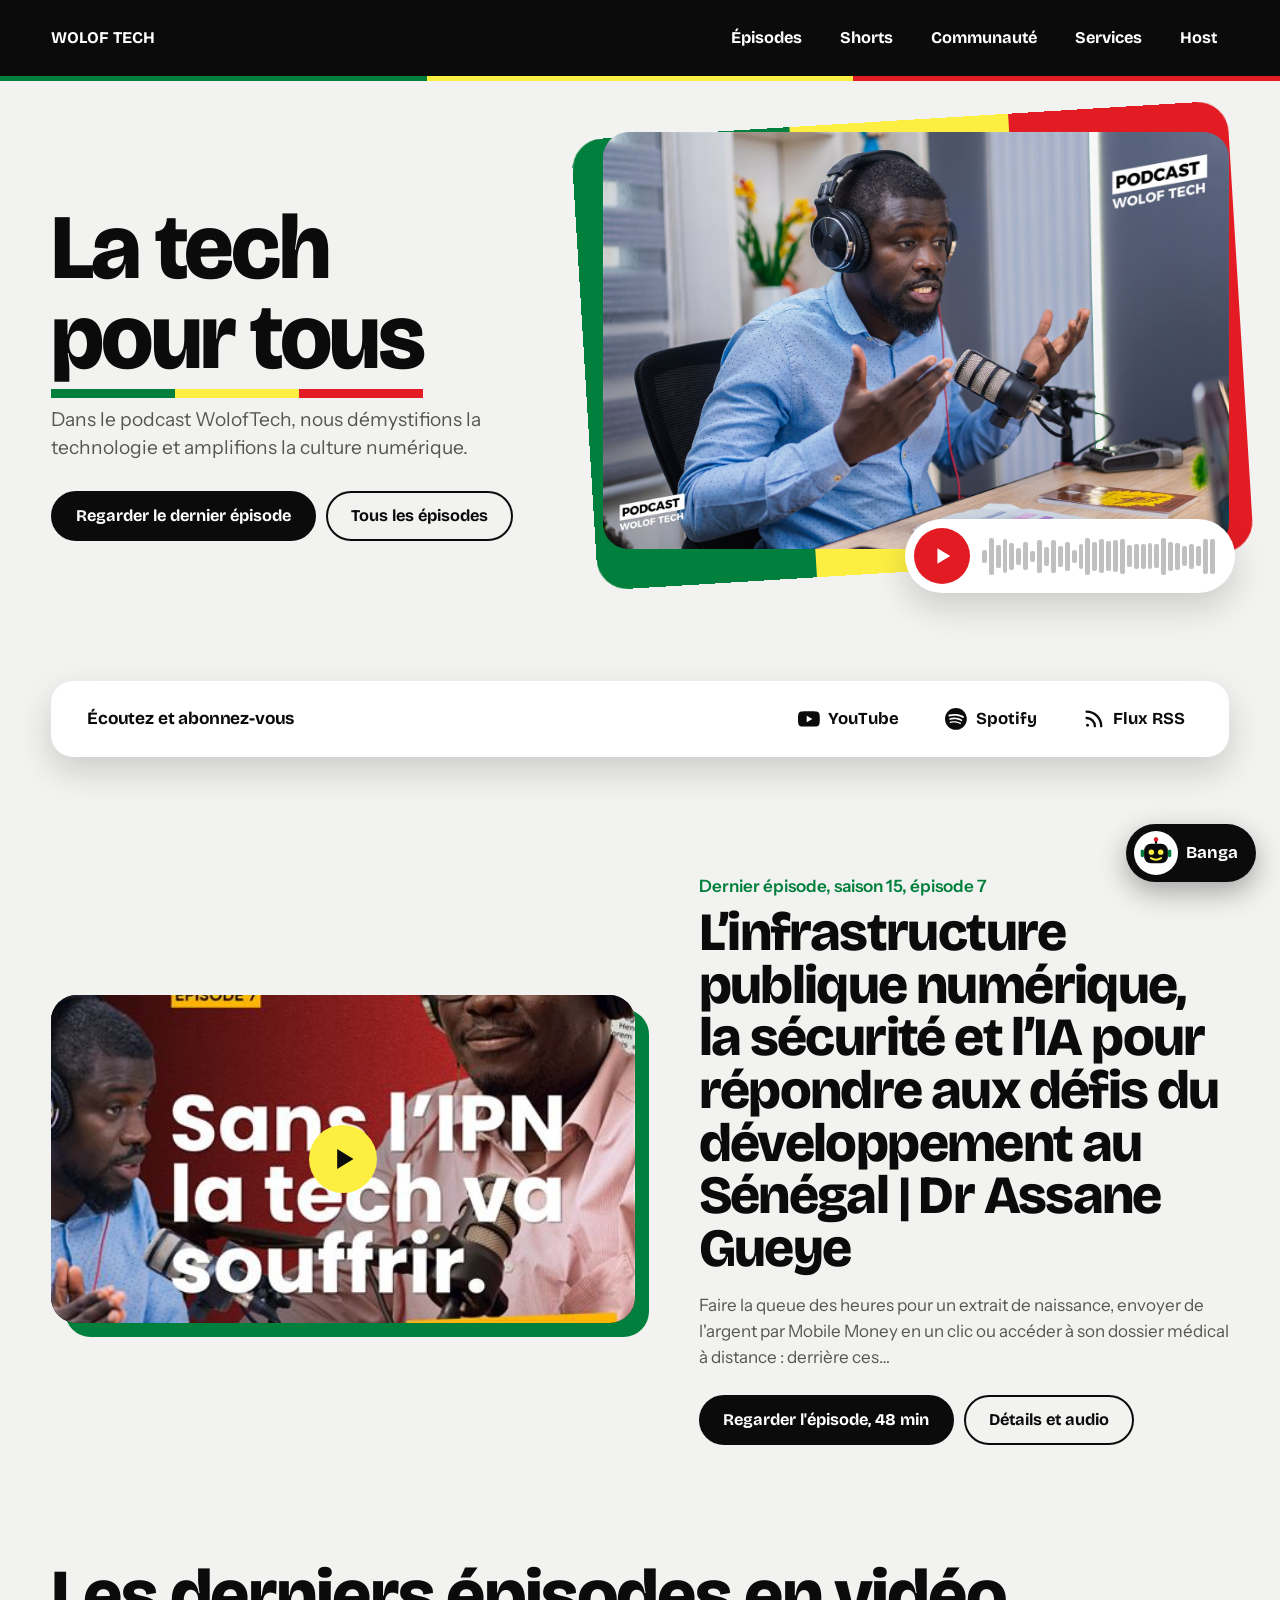
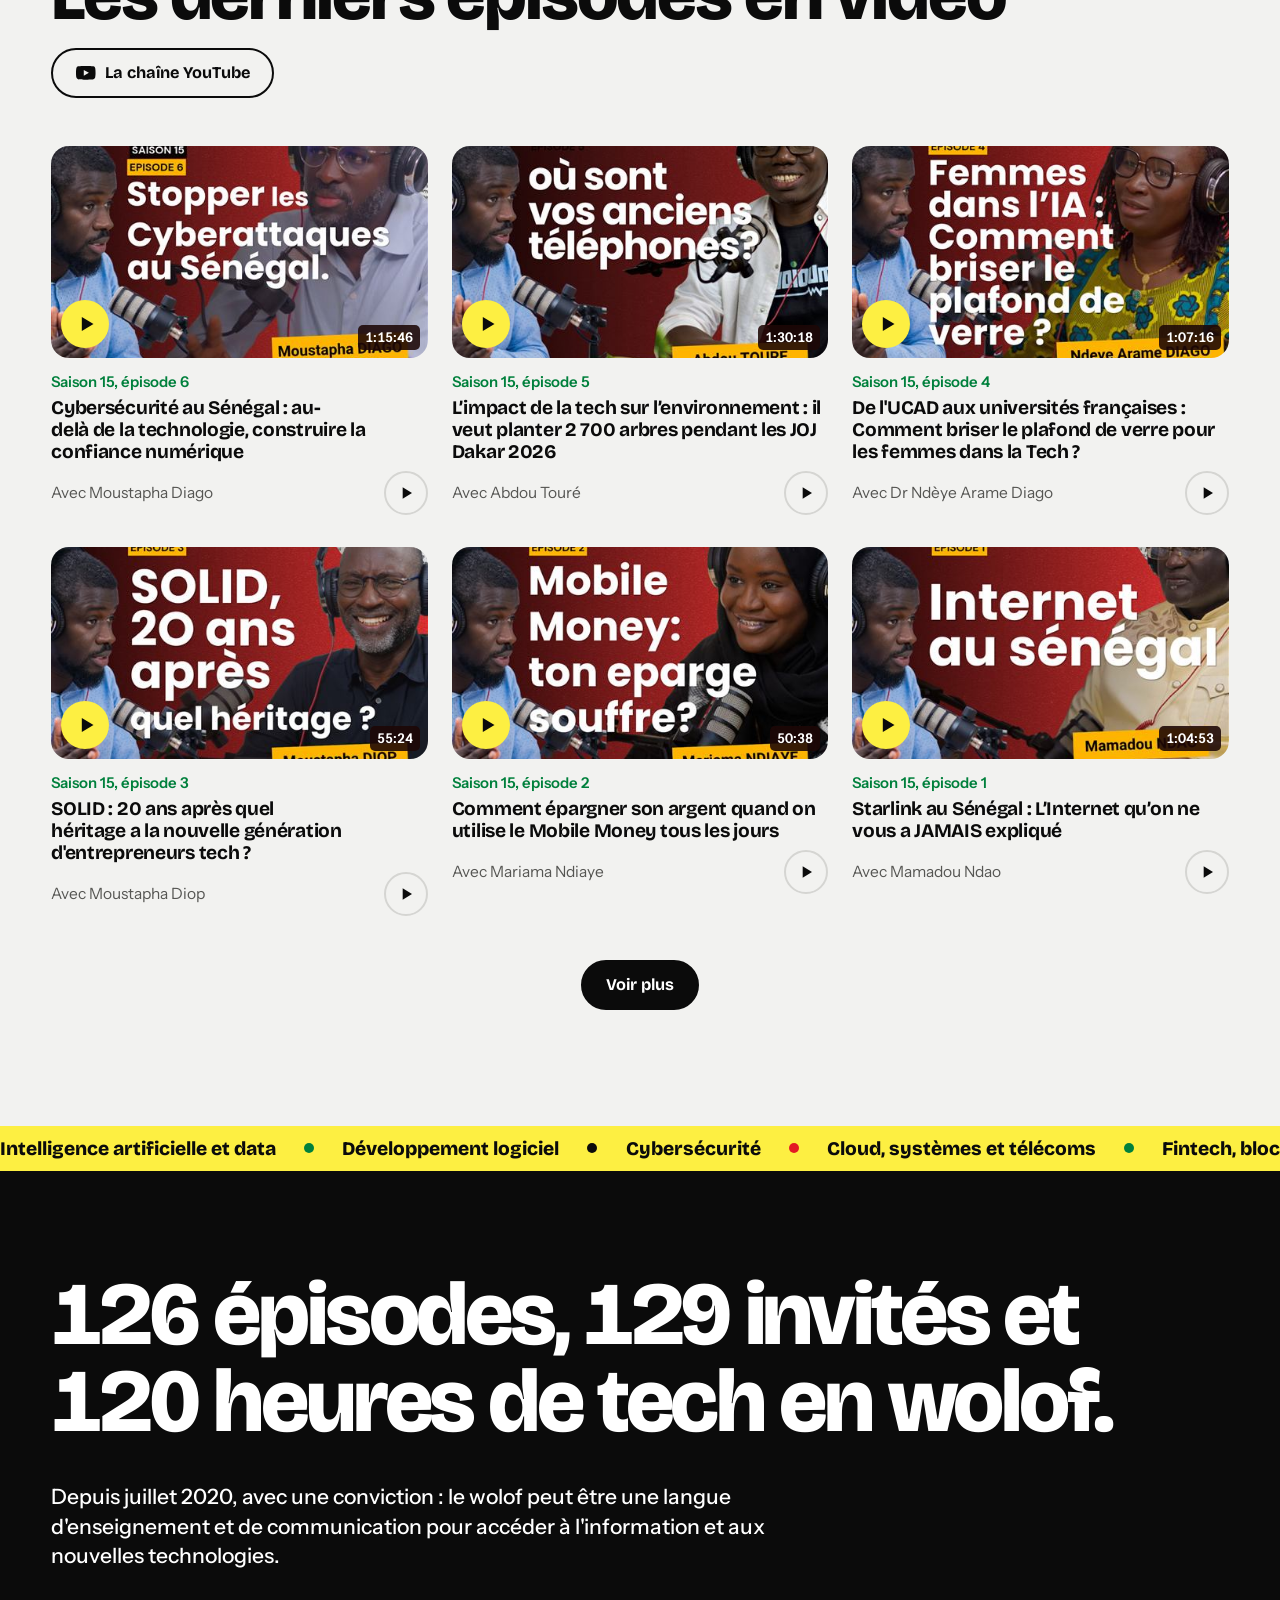
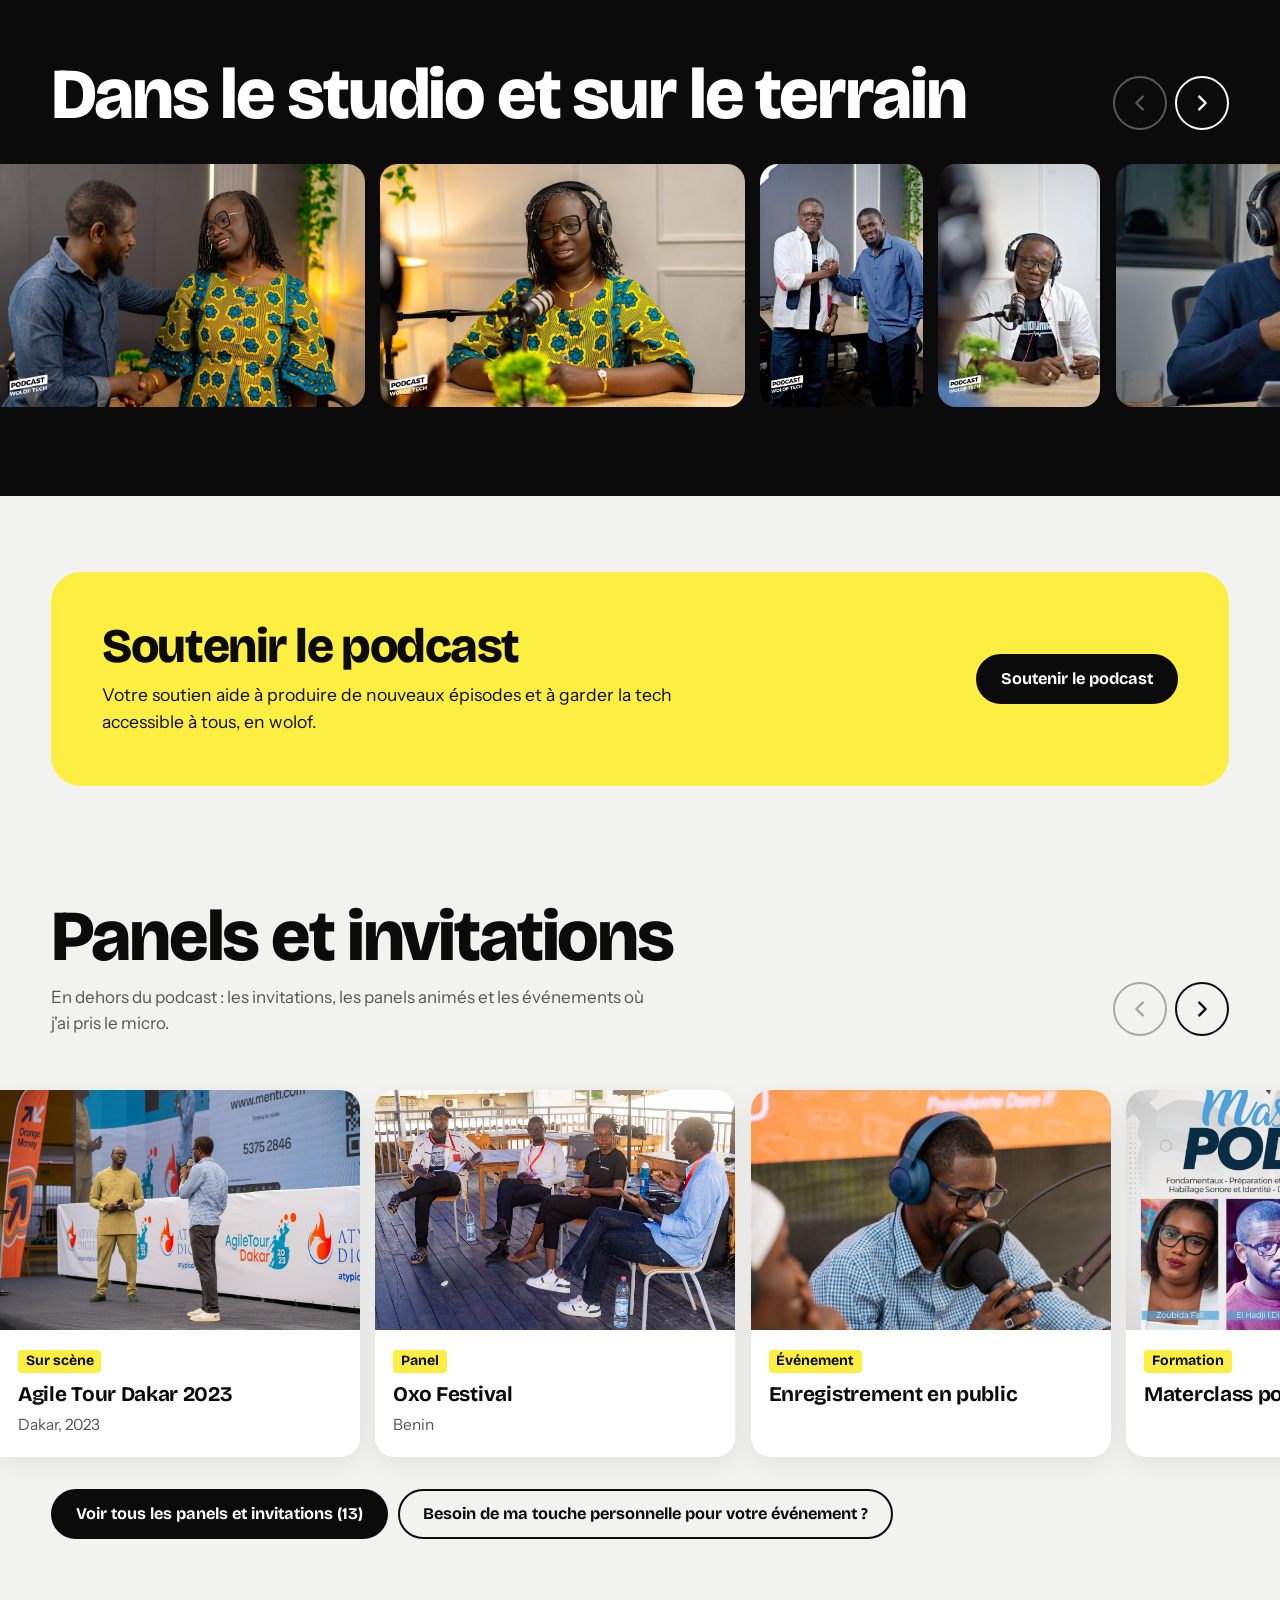
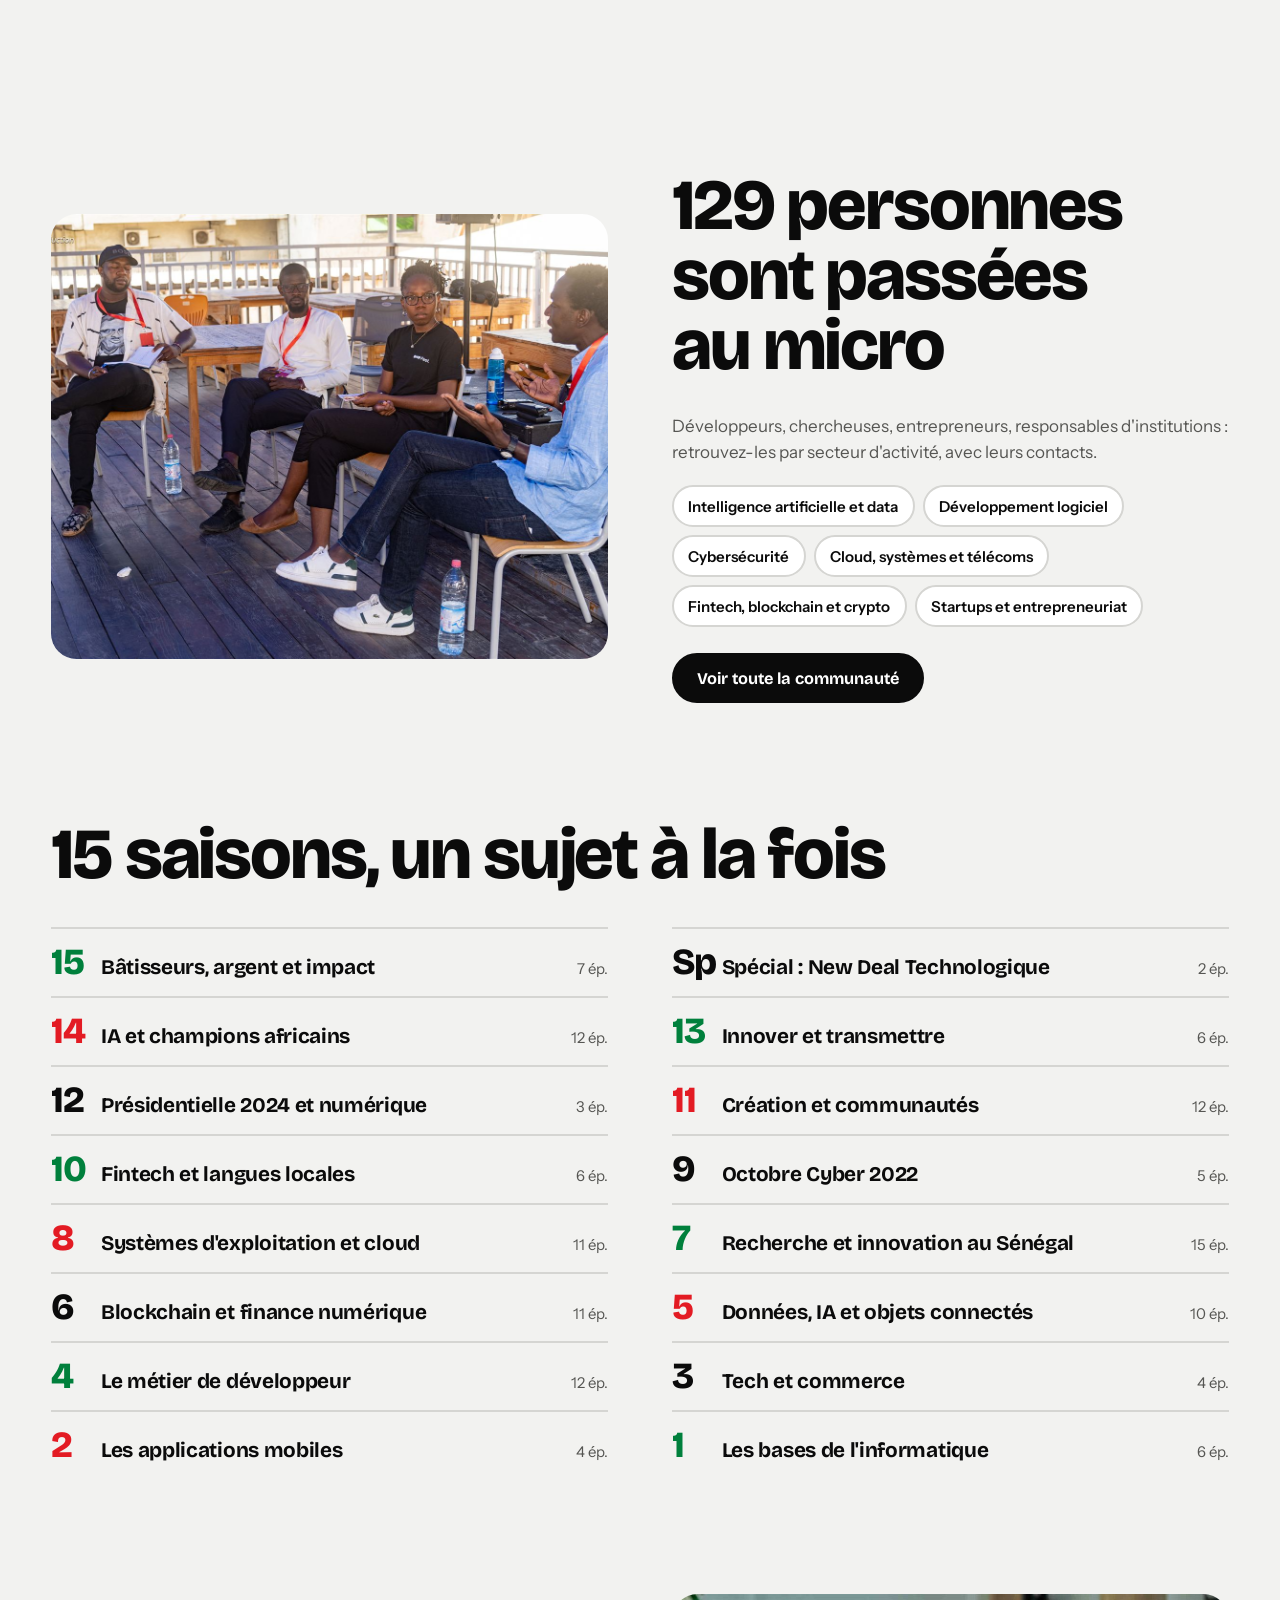
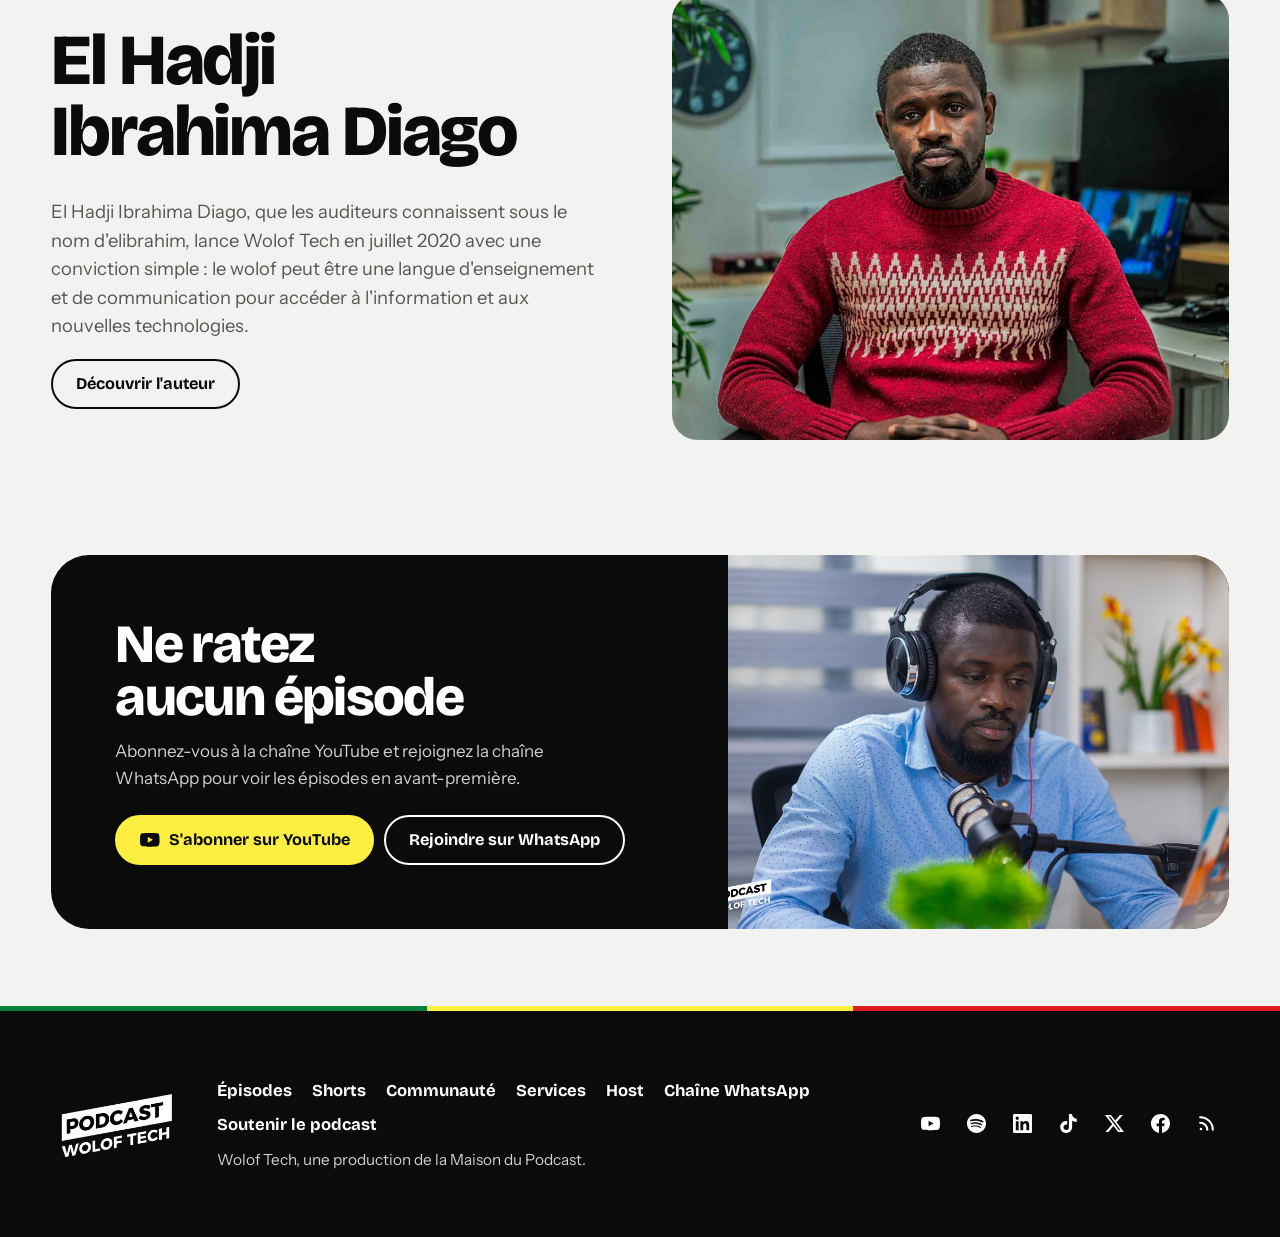
<file: index.html>
<!doctype html>
<html lang="fr">
<head>
<meta charset="utf-8">
<meta name="viewport" content="width=device-width, initial-scale=1">
<title>Wolof Tech | La tech, expliquée en wolof</title>
<meta name="description" content="Wolof Tech, le podcast qui explique l'informatique et les nouvelles technologies en langue wolof, avec des experts invités.">
<meta name="theme-color" content="#0b0b0b">
<link rel="icon" type="image/png" href="assets/favicon.png">
<link rel="alternate" type="application/rss+xml" title="Wolof Tech" href="https://anchor.fm/s/2d912044/podcast/rss">
<link rel="preconnect" href="https://fonts.googleapis.com">
<link rel="preconnect" href="https://fonts.gstatic.com" crossorigin>
<link href="https://fonts.googleapis.com/css2?family=Bricolage+Grotesque:opsz,wght@12..96,500;12..96,700;12..96,800&family=Instrument+Sans:wght@400;500;600&display=swap" rel="stylesheet">
<link rel="stylesheet" href="assets/style.css">
</head>
<body data-page="accueil">
<div id="head"></div>
<main id="main"></main>
<div id="foot"></div>
<script src="data/episodes.js"></script>
<script src="data/saisons.js"></script>
<script src="data/invites.js"></script>
<script src="data/site.js"></script>
<script src="data/contenu.js"></script>
<script src="assets/app.js"></script>
</body>
</html>
</file>
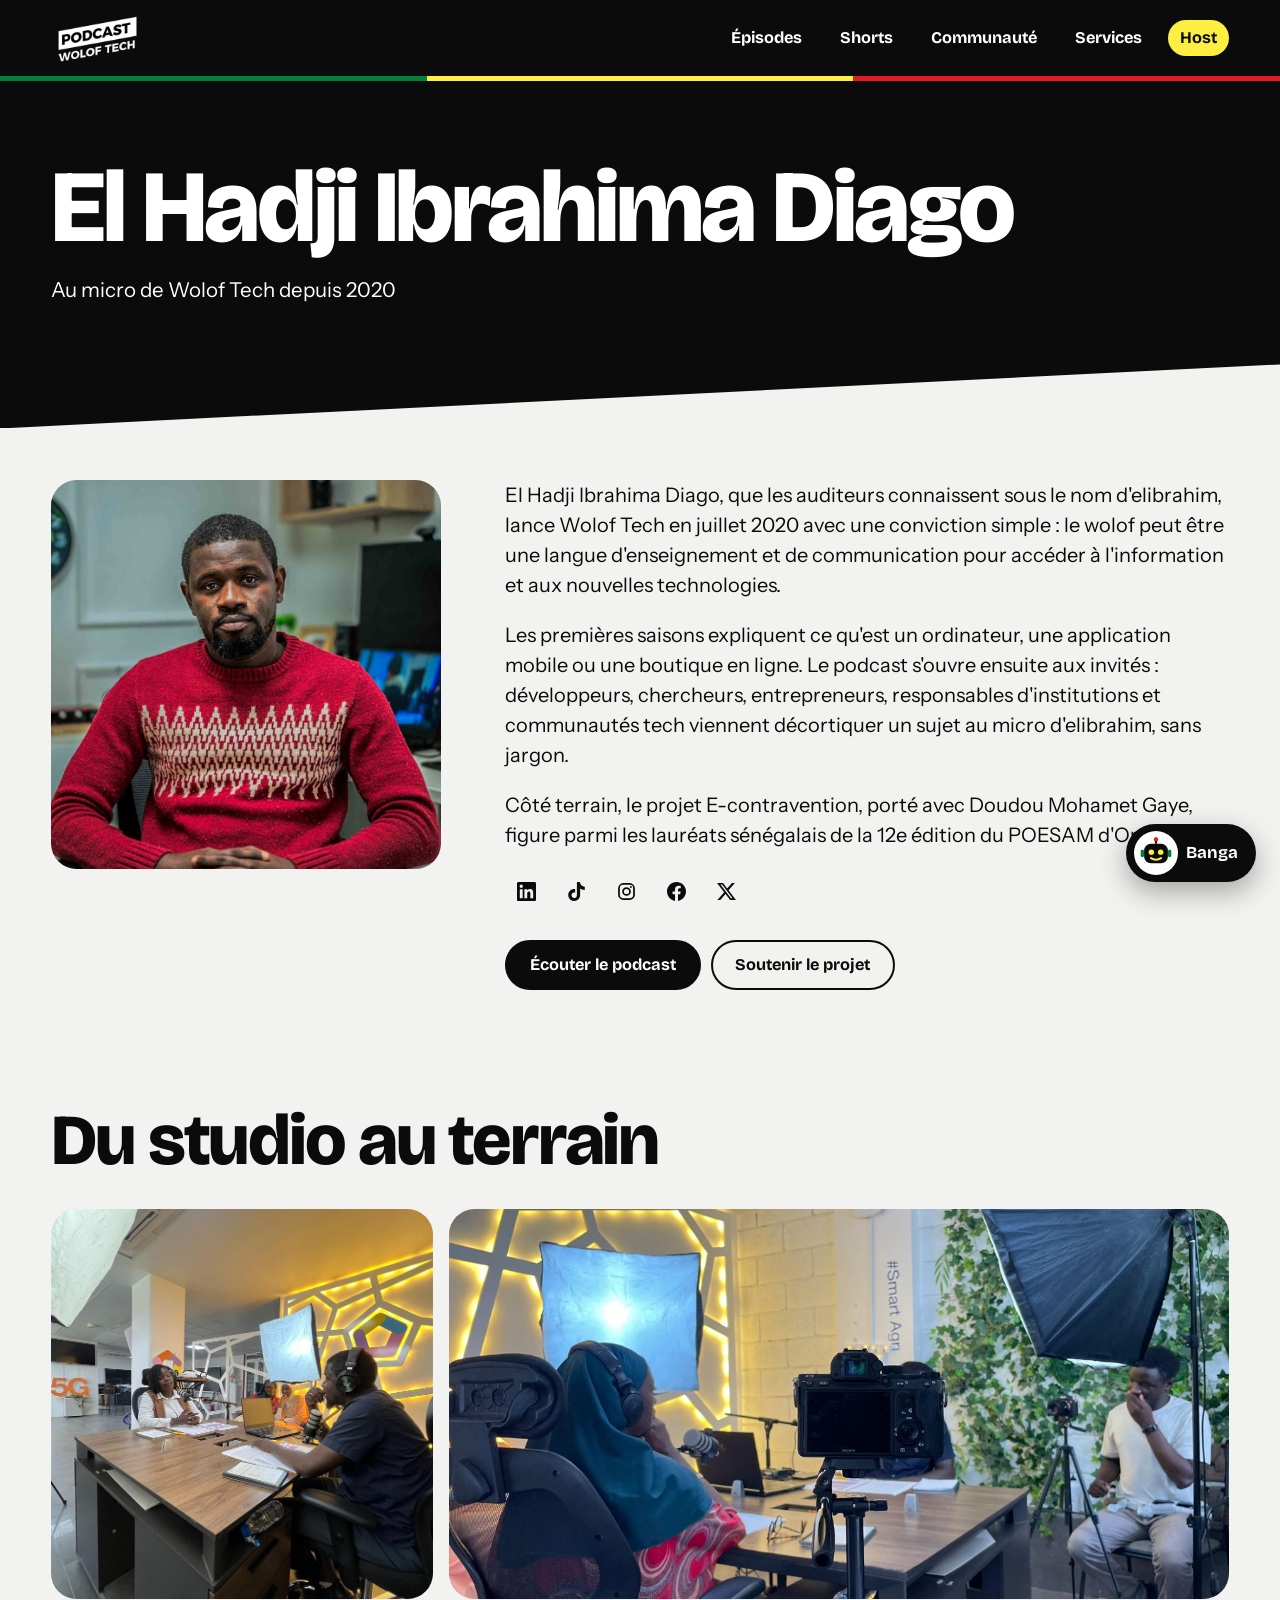
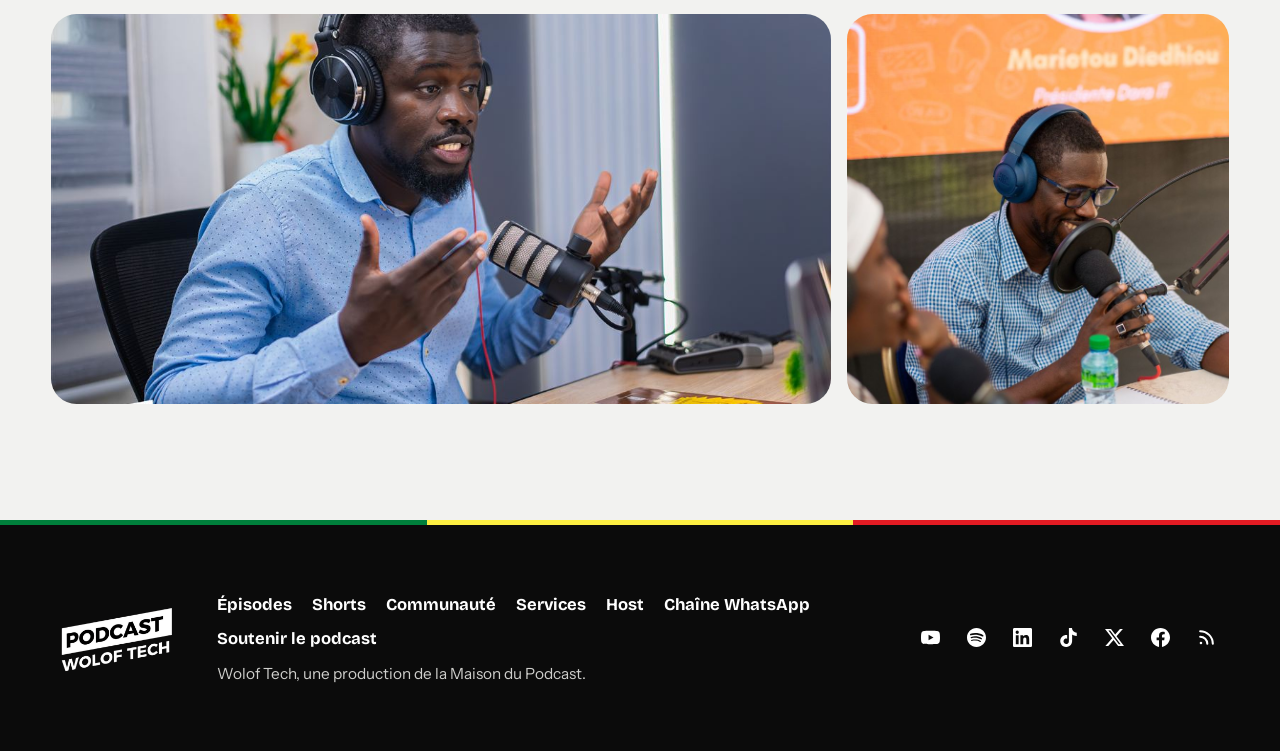
<file: a-propos.html>
<!doctype html>
<html lang="fr">
<head>
<meta charset="utf-8">
<meta name="viewport" content="width=device-width, initial-scale=1">
<title>Host | Wolof Tech</title>
<meta name="description" content="Le parcours d'El Hadji Ibrahima Diago, au micro de Wolof Tech depuis 2020.">
<meta name="theme-color" content="#0b0b0b">
<link rel="icon" type="image/png" href="assets/favicon.png">
<link rel="alternate" type="application/rss+xml" title="Wolof Tech" href="https://anchor.fm/s/2d912044/podcast/rss">
<link rel="preconnect" href="https://fonts.googleapis.com">
<link rel="preconnect" href="https://fonts.gstatic.com" crossorigin>
<link href="https://fonts.googleapis.com/css2?family=Bricolage+Grotesque:opsz,wght@12..96,500;12..96,700;12..96,800&family=Instrument+Sans:wght@400;500;600&display=swap" rel="stylesheet">
<link rel="stylesheet" href="assets/style.css">
</head>
<body data-page="auteur">
<div id="head"></div>
<main id="main"></main>
<div id="foot"></div>
<script src="data/episodes.js"></script>
<script src="data/saisons.js"></script>
<script src="data/invites.js"></script>
<script src="data/site.js"></script>
<script src="data/contenu.js"></script>
<script src="assets/app.js"></script>
</body>
</html>
</file>
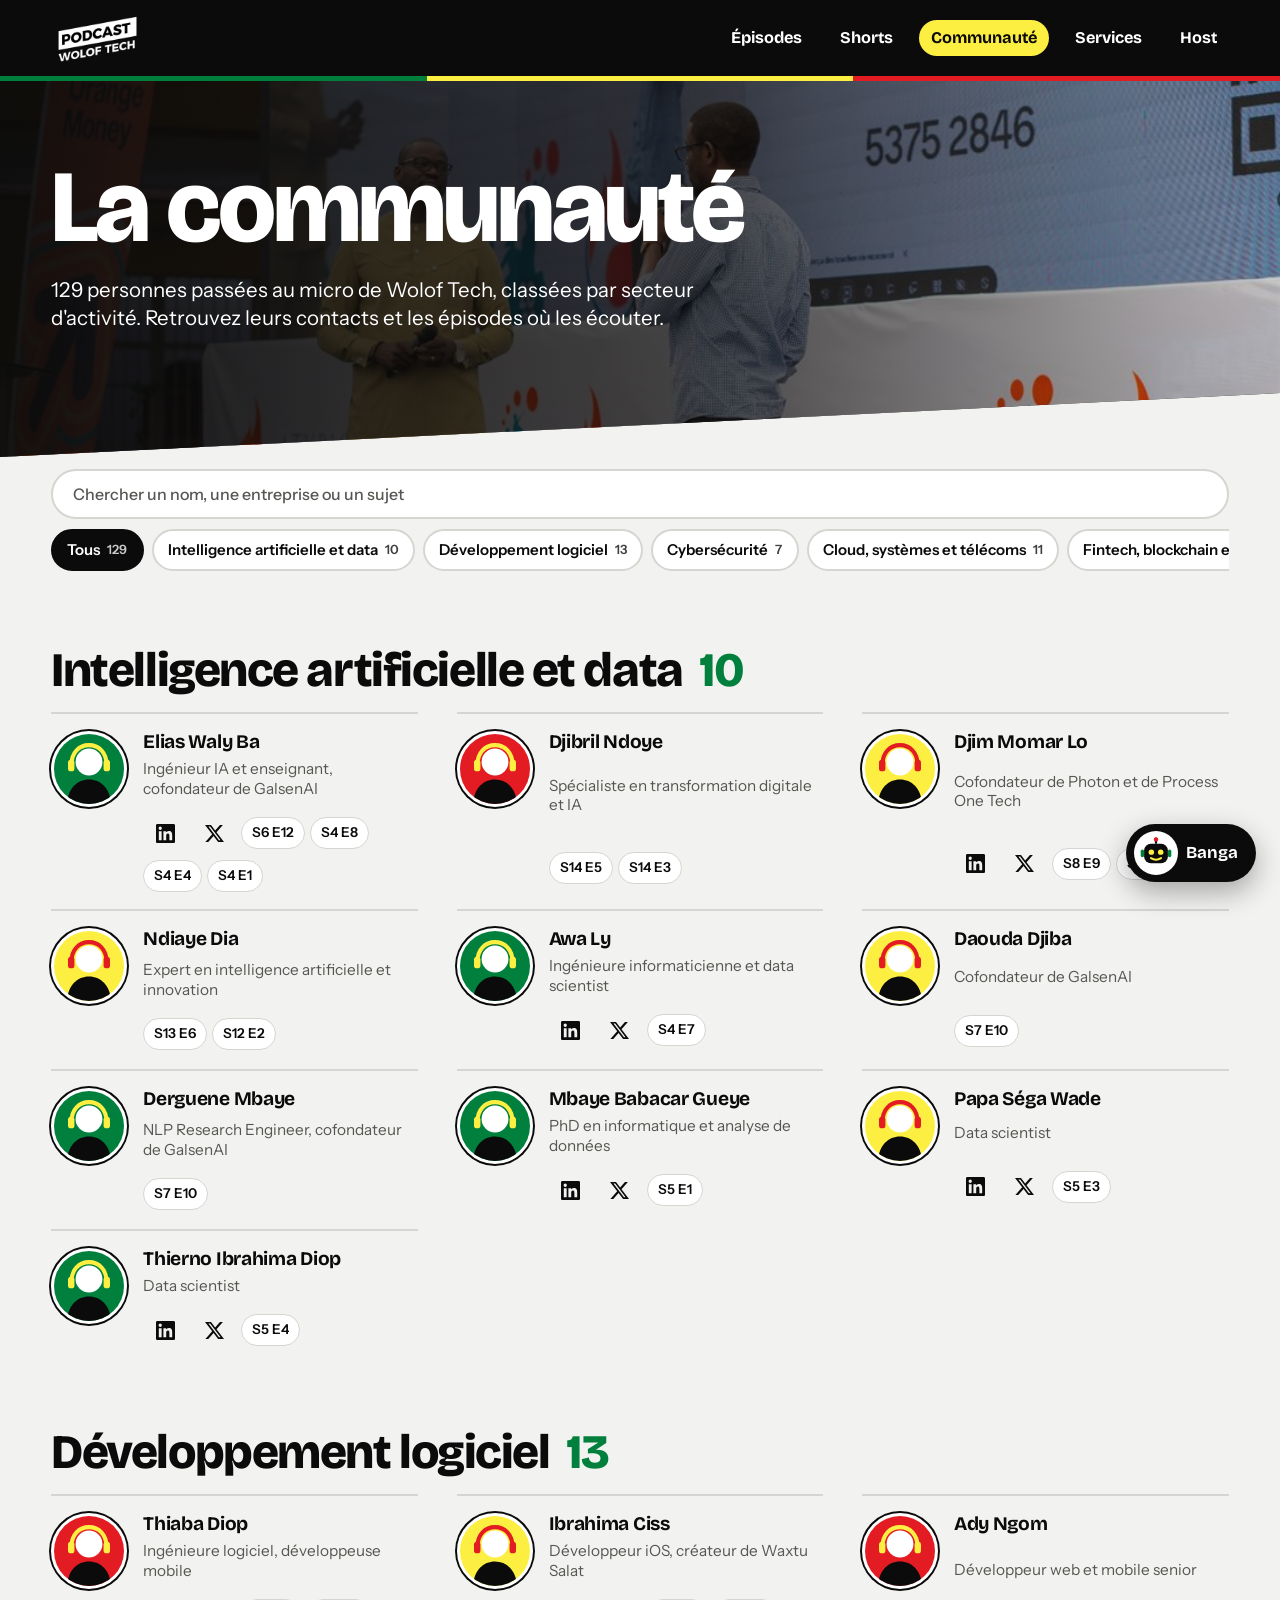
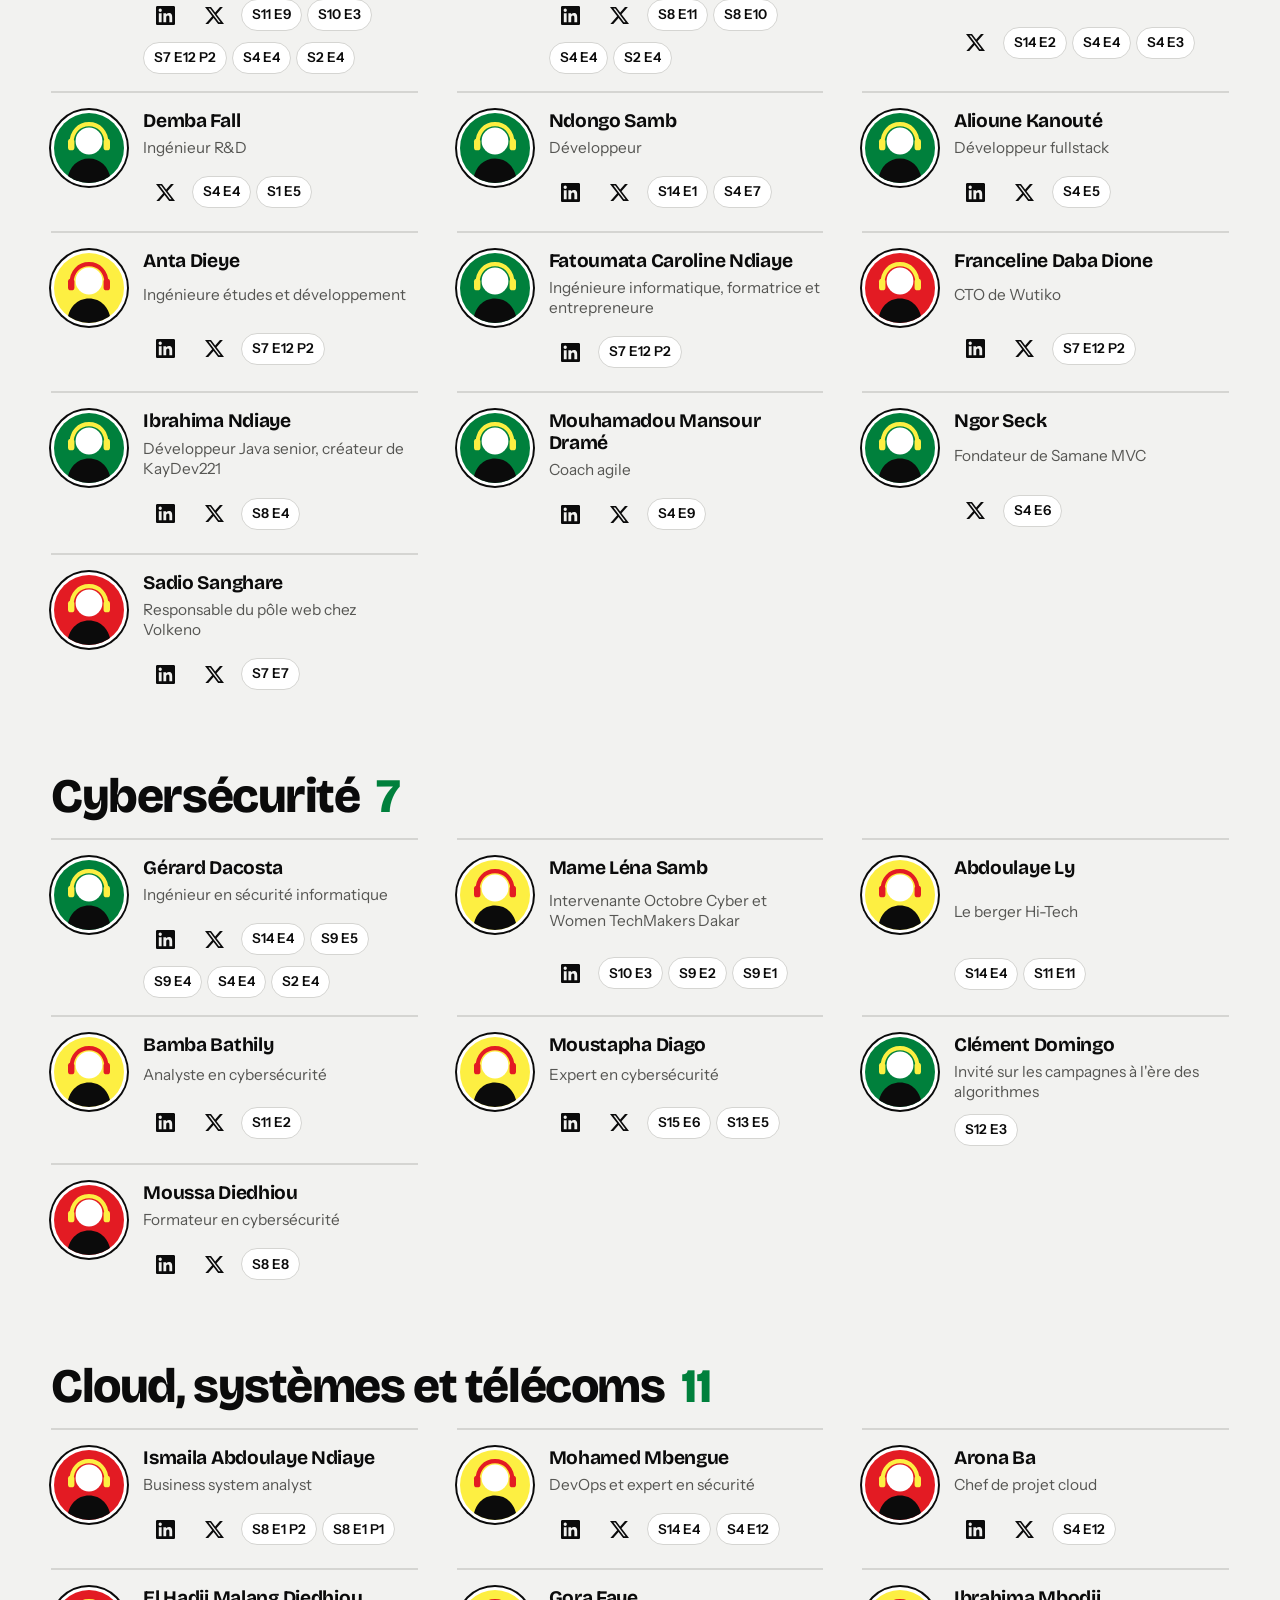
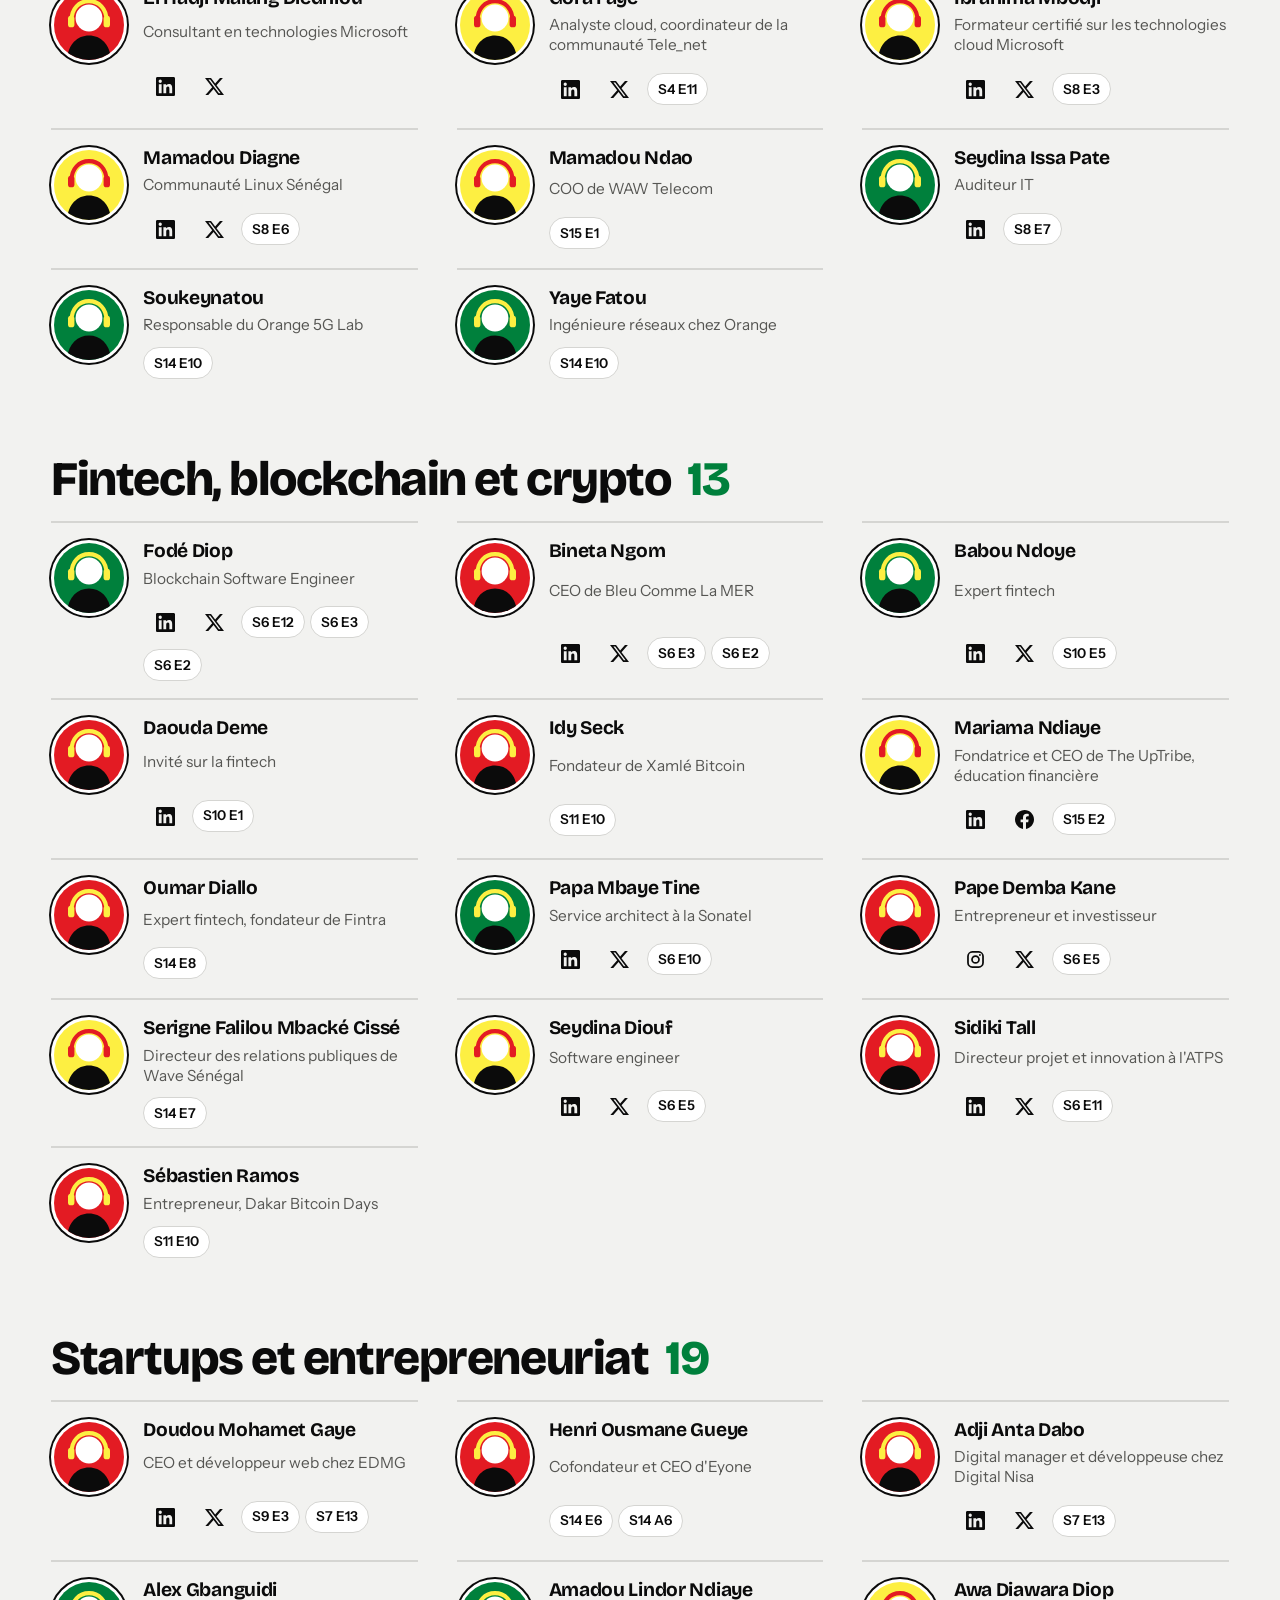
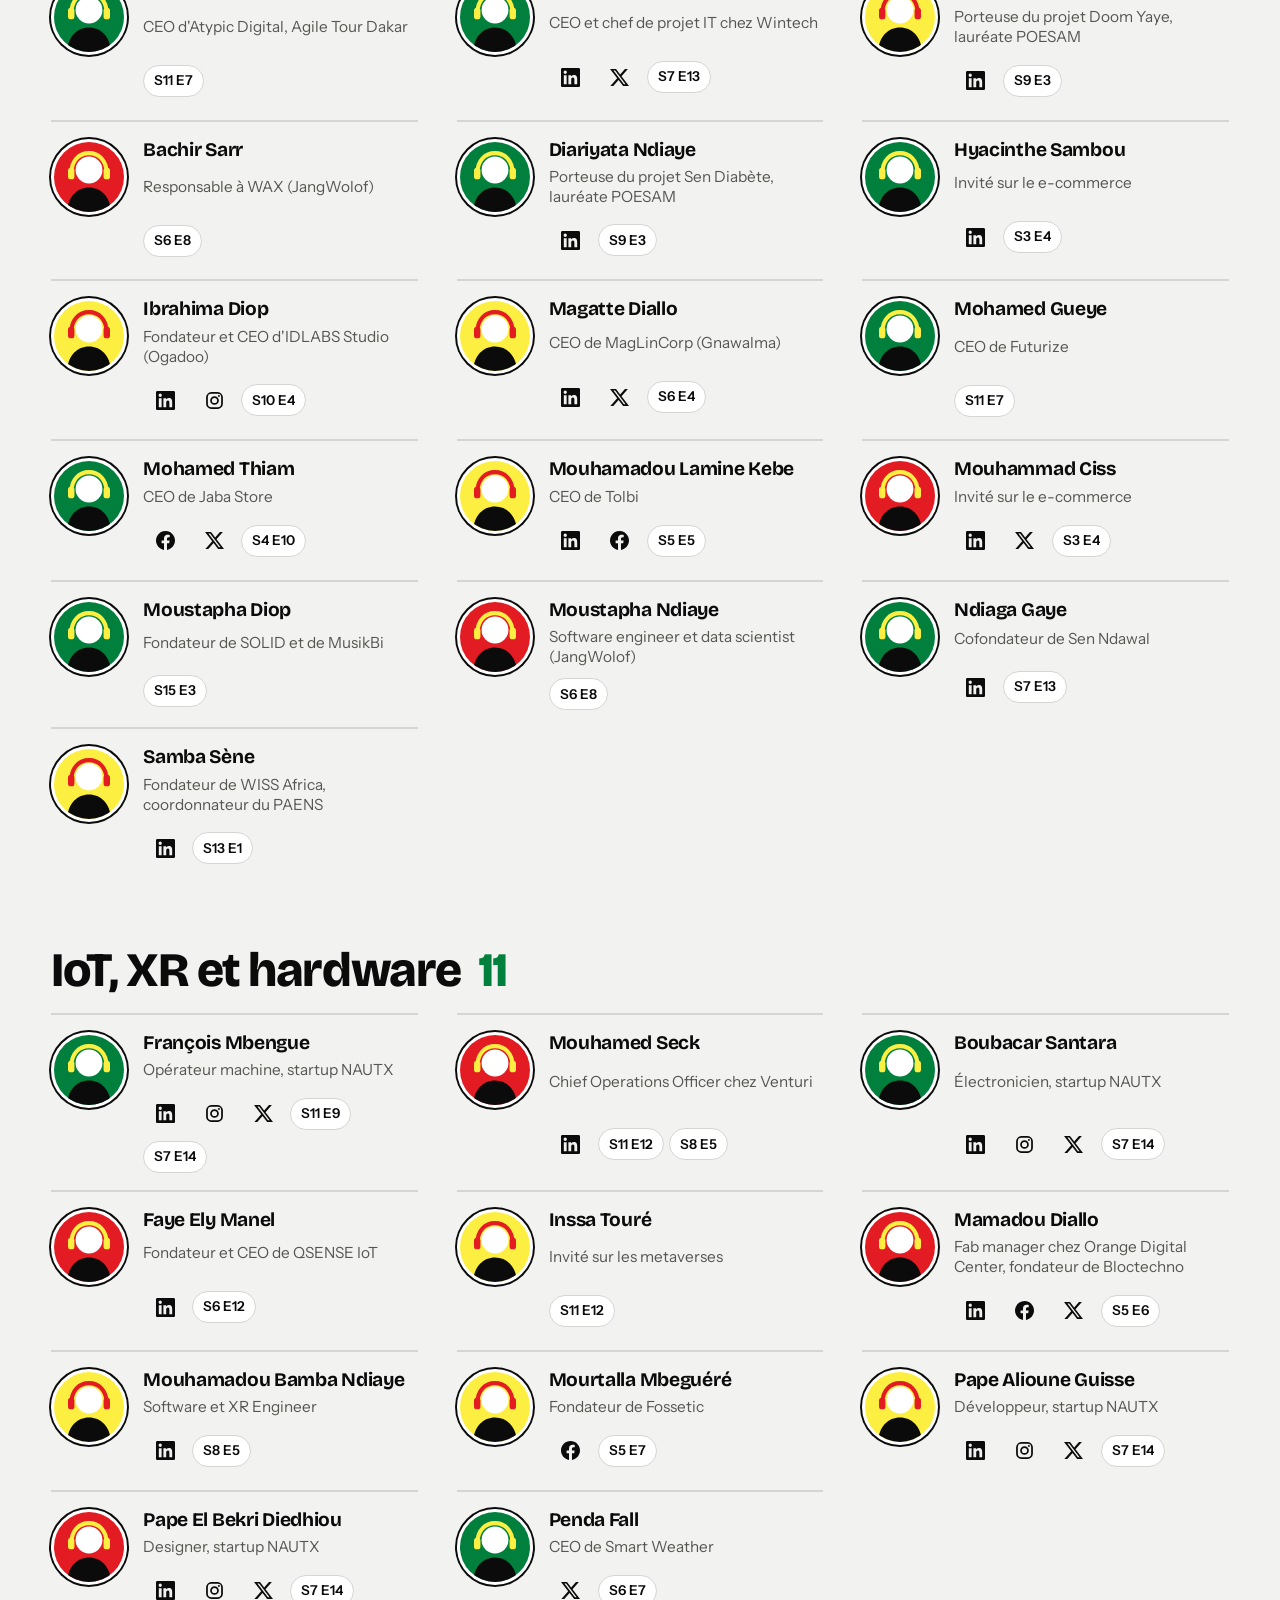
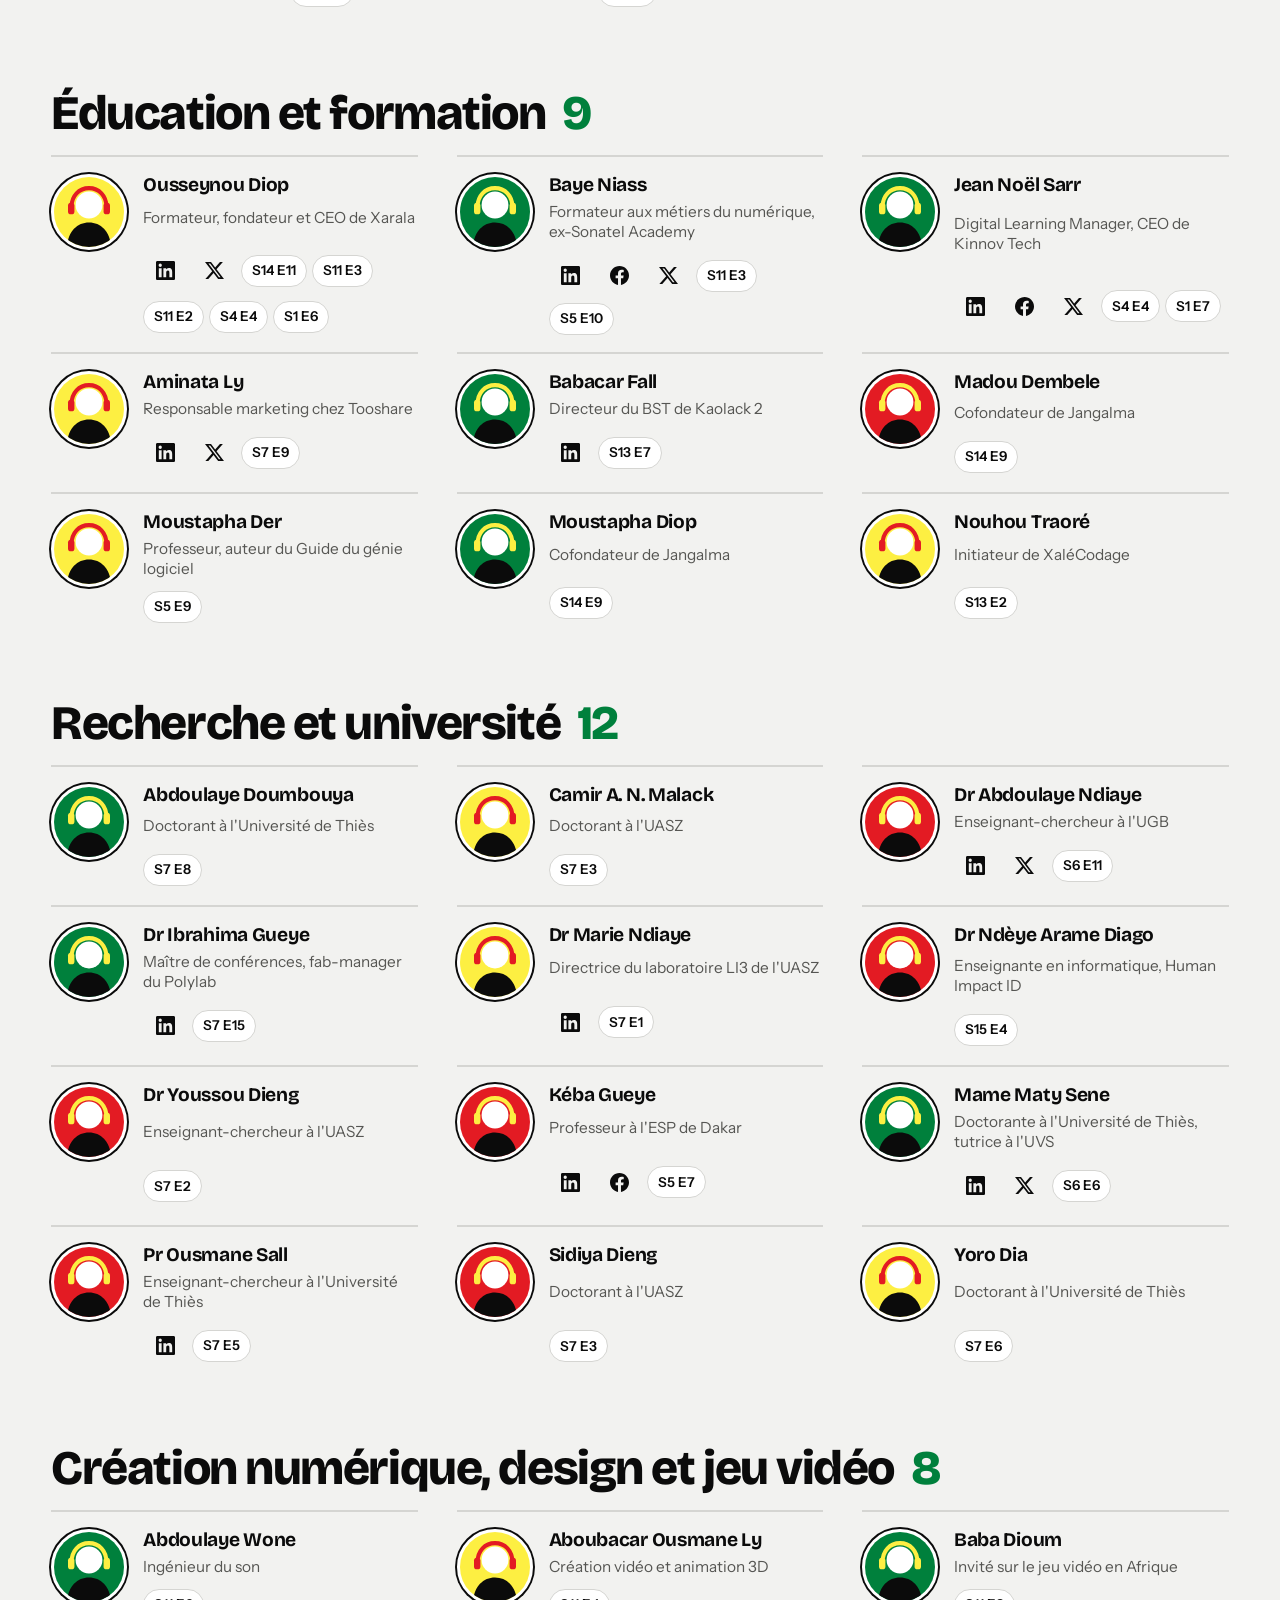
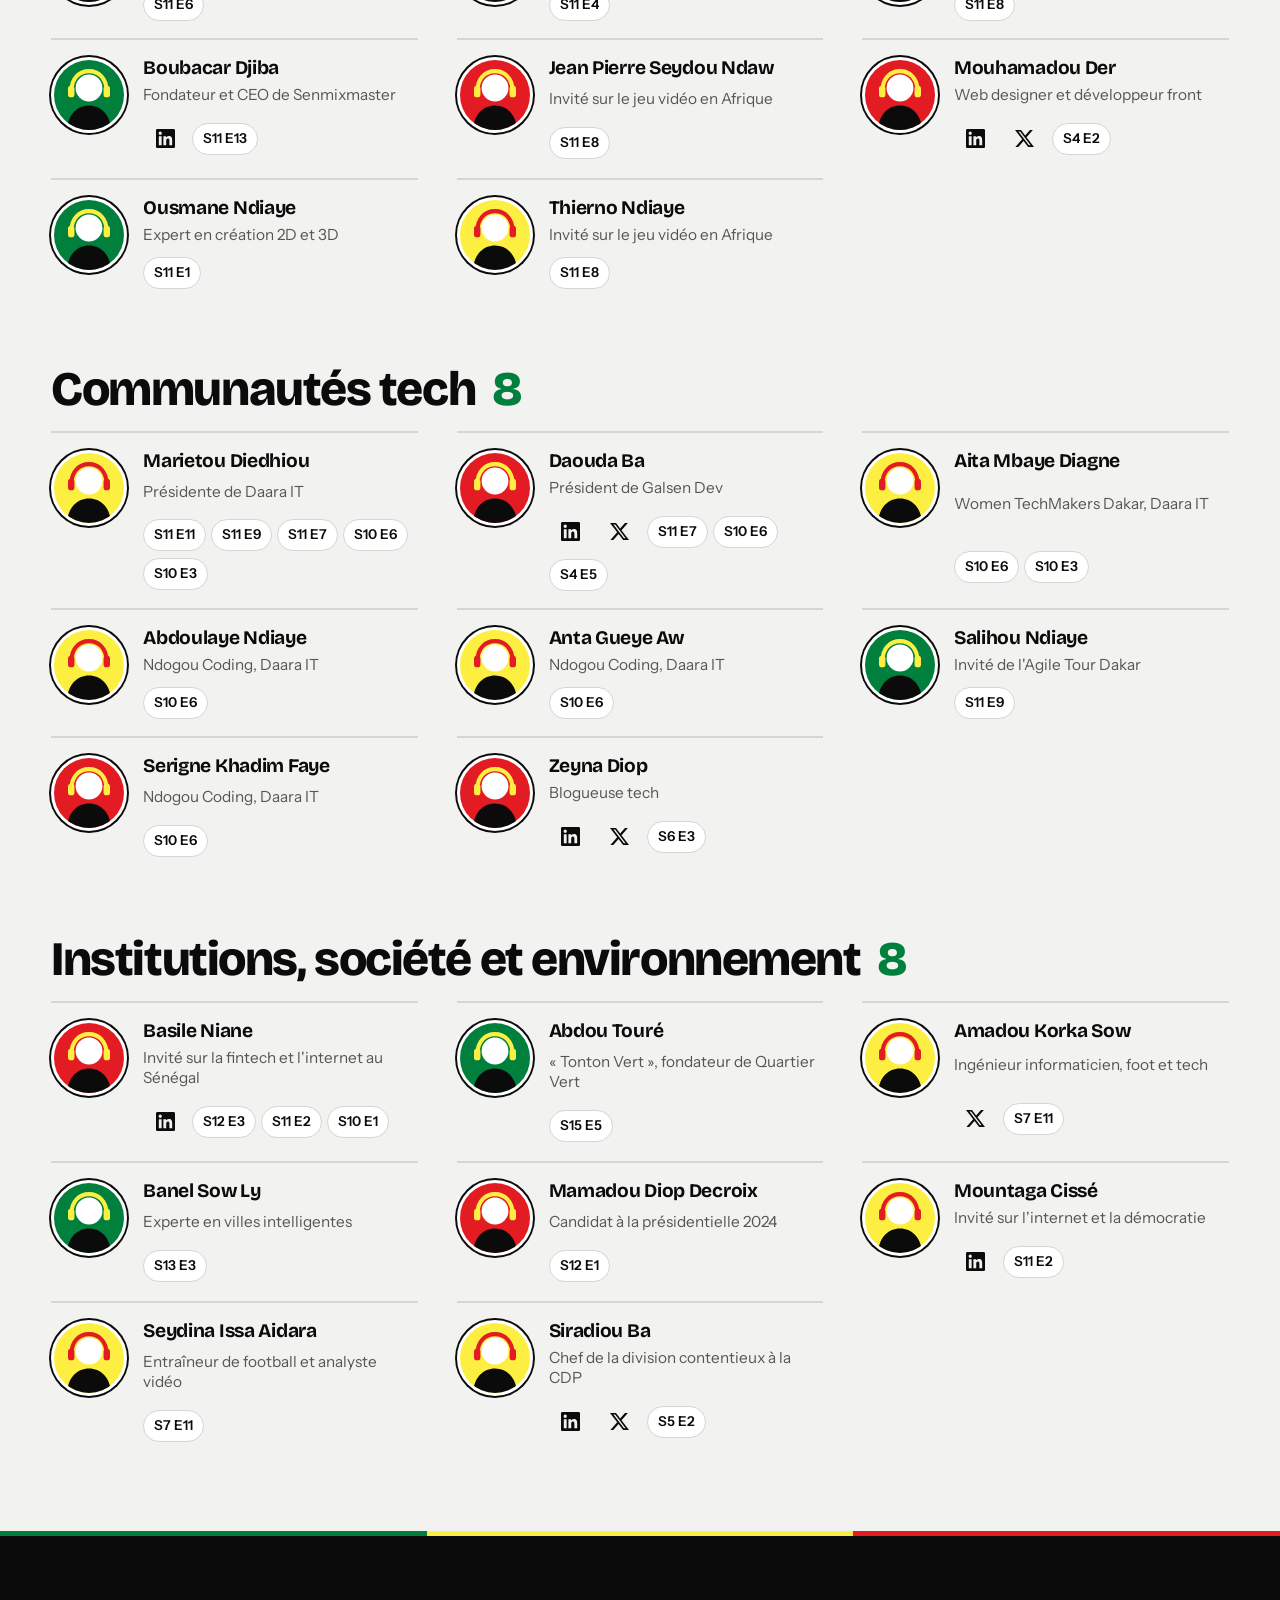
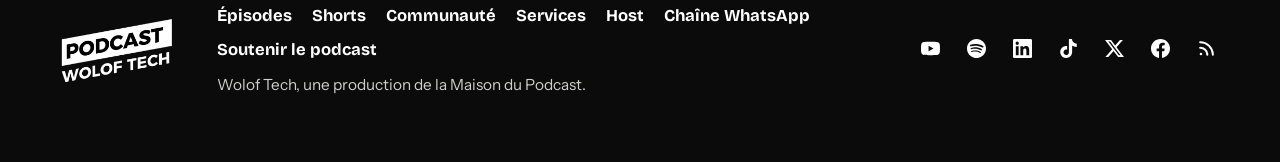
<file: communaute.html>
<!doctype html>
<html lang="fr">
<head>
<meta charset="utf-8">
<meta name="viewport" content="width=device-width, initial-scale=1">
<title>Communauté | Wolof Tech</title>
<meta name="description" content="Les invités passés dans le podcast Wolof Tech, classés par secteur d'activité, avec leurs contacts.">
<meta name="theme-color" content="#0b0b0b">
<link rel="icon" type="image/png" href="assets/favicon.png">
<link rel="alternate" type="application/rss+xml" title="Wolof Tech" href="https://anchor.fm/s/2d912044/podcast/rss">
<link rel="preconnect" href="https://fonts.googleapis.com">
<link rel="preconnect" href="https://fonts.gstatic.com" crossorigin>
<link href="https://fonts.googleapis.com/css2?family=Bricolage+Grotesque:opsz,wght@12..96,500;12..96,700;12..96,800&family=Instrument+Sans:wght@400;500;600&display=swap" rel="stylesheet">
<link rel="stylesheet" href="assets/style.css">
</head>
<body data-page="communaute">
<div id="head"></div>
<main id="main"></main>
<div id="foot"></div>
<script src="data/episodes.js"></script>
<script src="data/saisons.js"></script>
<script src="data/invites.js"></script>
<script src="data/site.js"></script>
<script src="data/contenu.js"></script>
<script src="assets/app.js"></script>
</body>
</html>
</file>
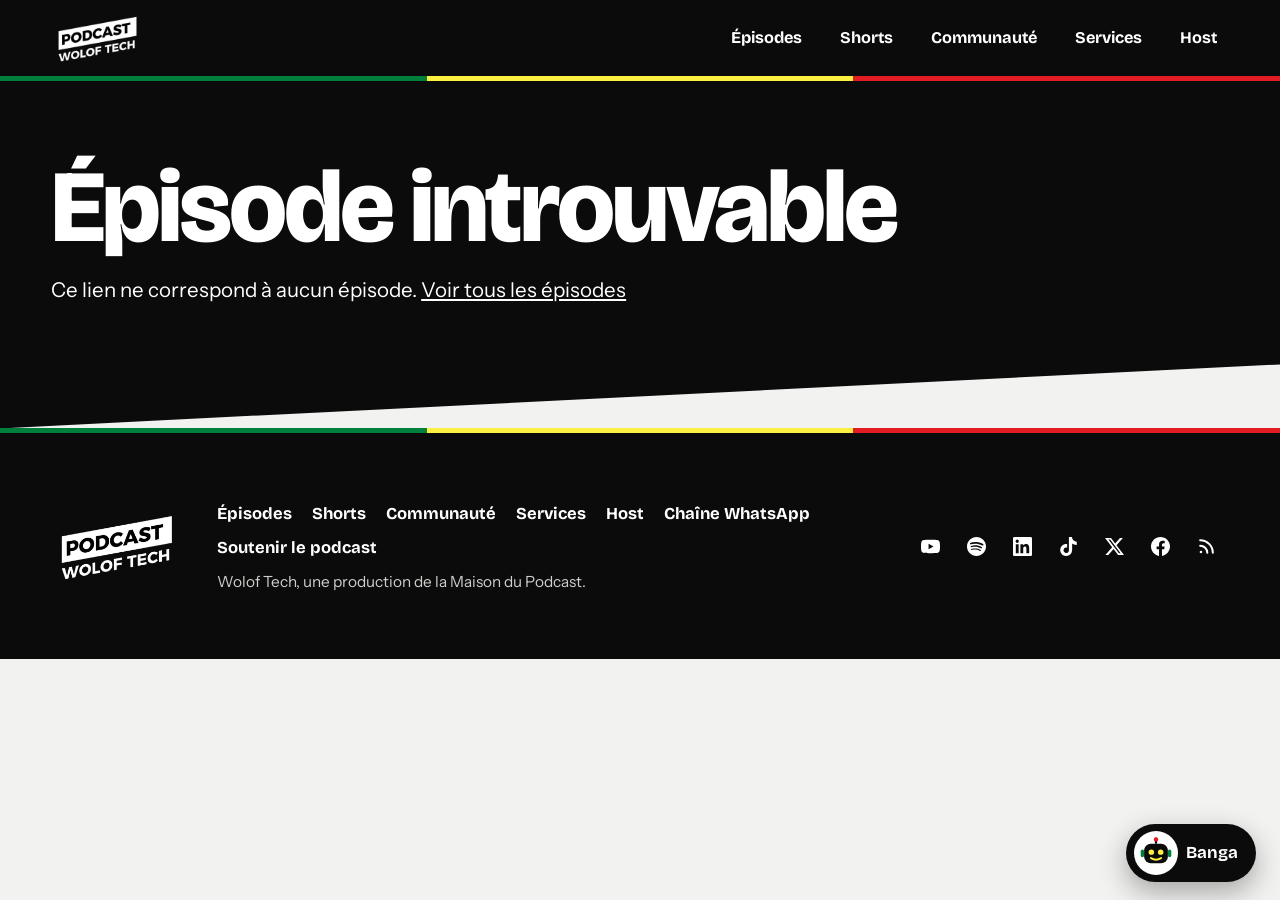
<file: episode.html>
<!doctype html>
<html lang="fr">
<head>
<meta charset="utf-8">
<meta name="viewport" content="width=device-width, initial-scale=1">
<title>Épisode | Wolof Tech</title>
<meta name="description" content="Écoutez ou regardez un épisode du podcast Wolof Tech.">
<meta name="theme-color" content="#0b0b0b">
<link rel="icon" type="image/png" href="assets/favicon.png">
<link rel="alternate" type="application/rss+xml" title="Wolof Tech" href="https://anchor.fm/s/2d912044/podcast/rss">
<link rel="preconnect" href="https://fonts.googleapis.com">
<link rel="preconnect" href="https://fonts.gstatic.com" crossorigin>
<link href="https://fonts.googleapis.com/css2?family=Bricolage+Grotesque:opsz,wght@12..96,500;12..96,700;12..96,800&family=Instrument+Sans:wght@400;500;600&display=swap" rel="stylesheet">
<link rel="stylesheet" href="assets/style.css">
</head>
<body data-page="episode">
<div id="head"></div>
<main id="main"></main>
<div id="foot"></div>
<script src="data/episodes.js"></script>
<script src="data/saisons.js"></script>
<script src="data/invites.js"></script>
<script src="data/site.js"></script>
<script src="data/contenu.js"></script>
<script src="assets/app.js"></script>
</body>
</html>
</file>
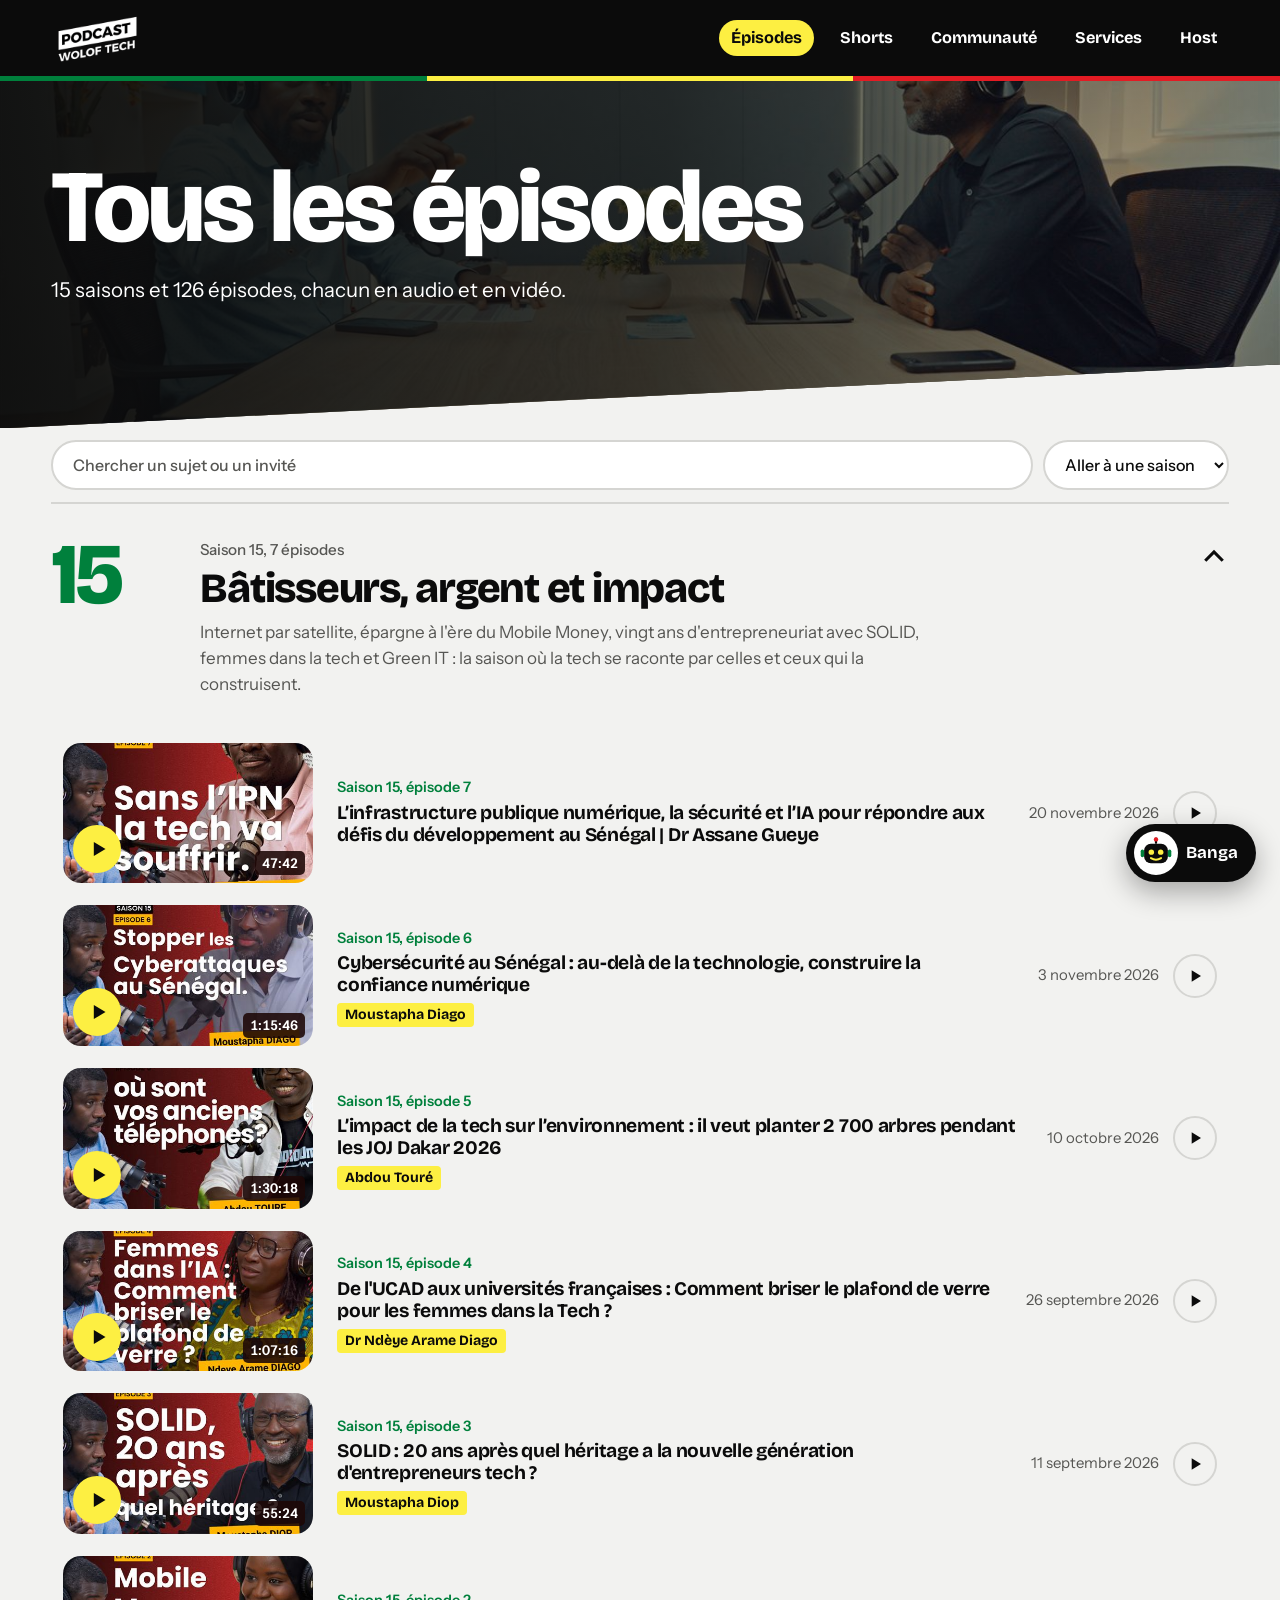
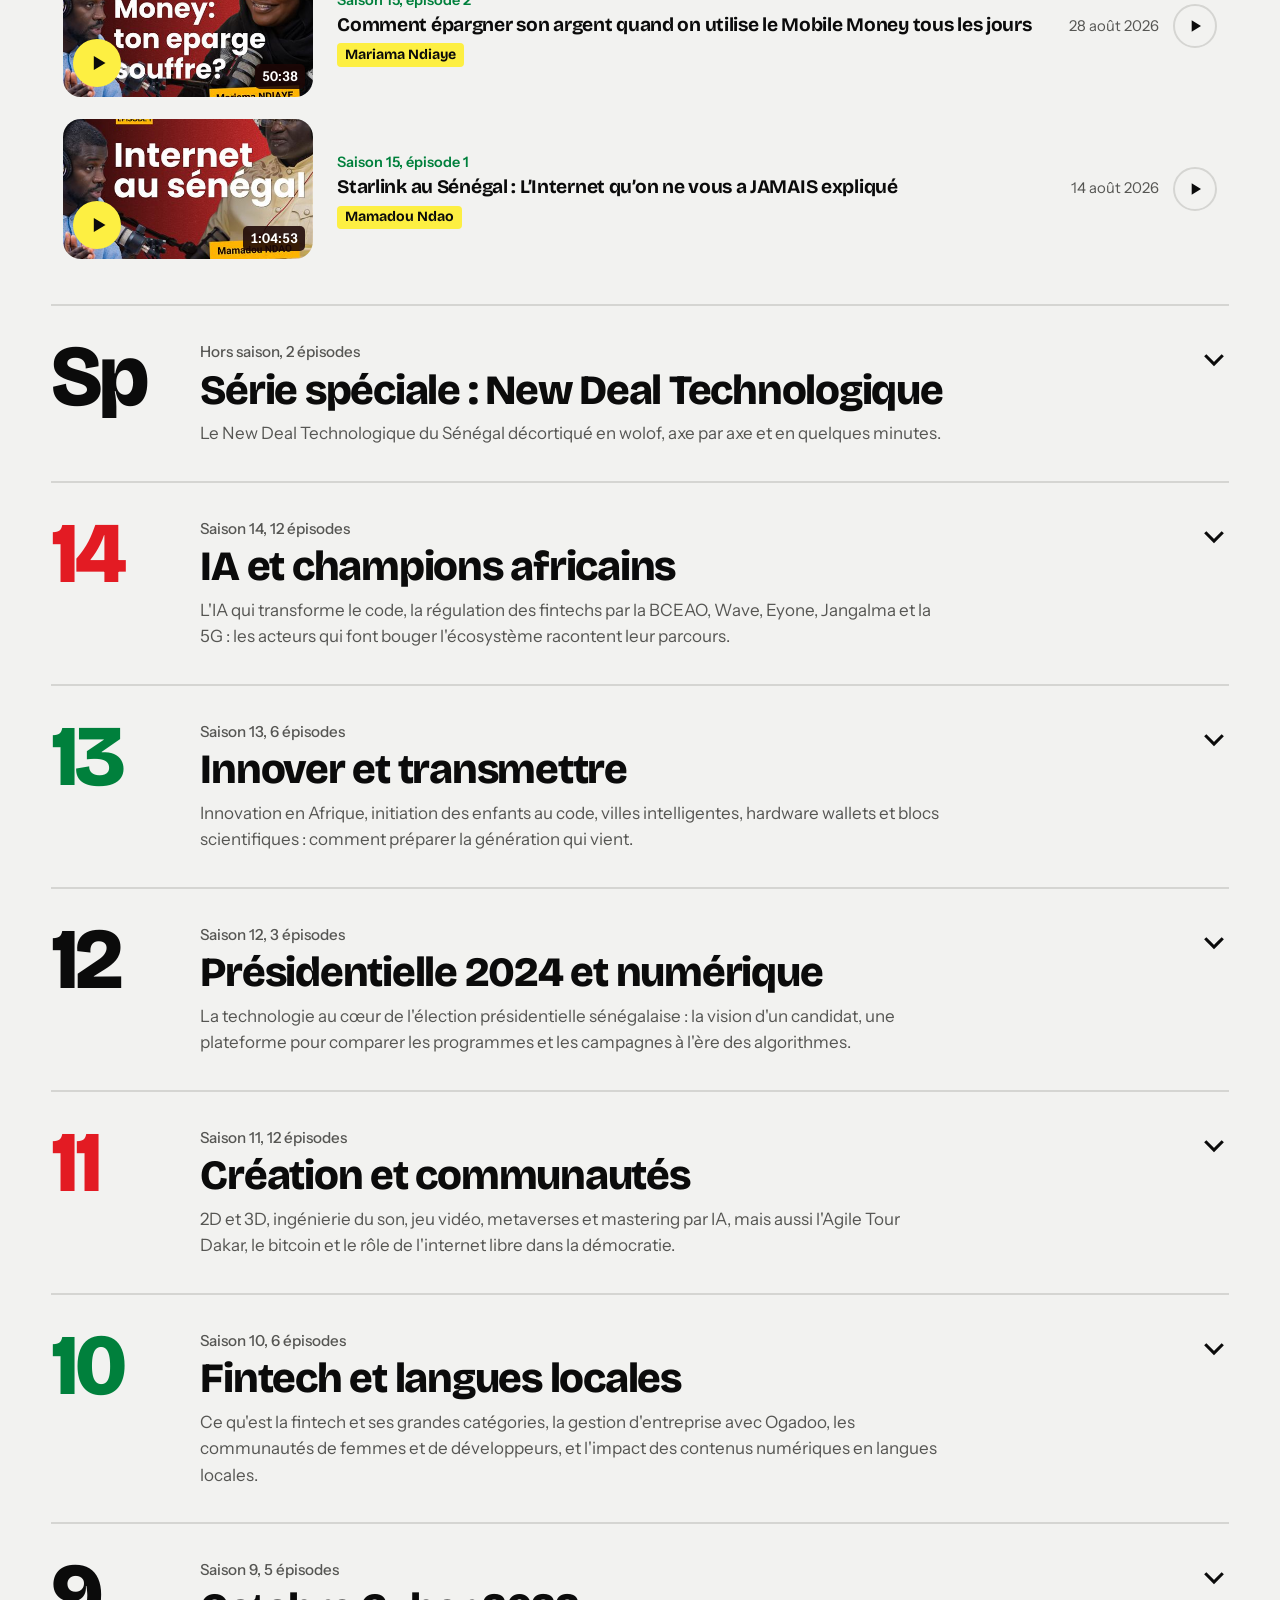
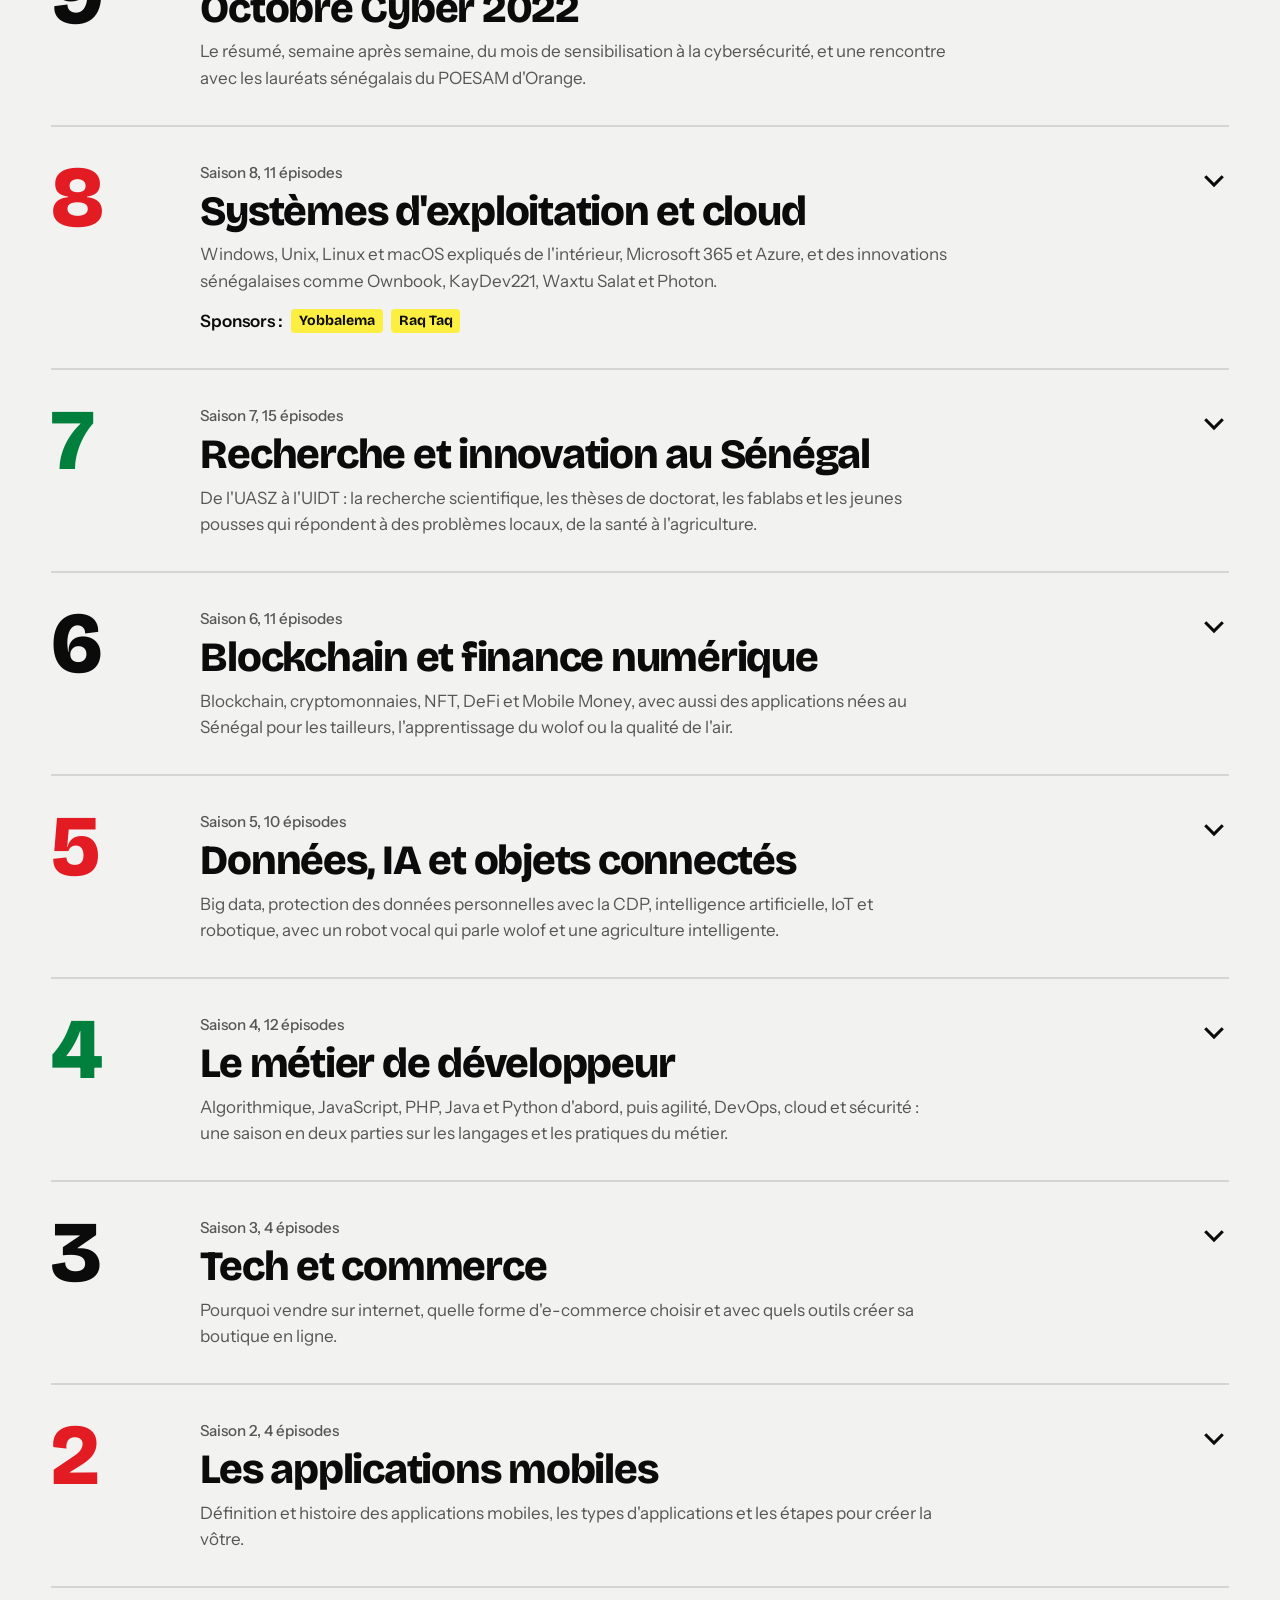
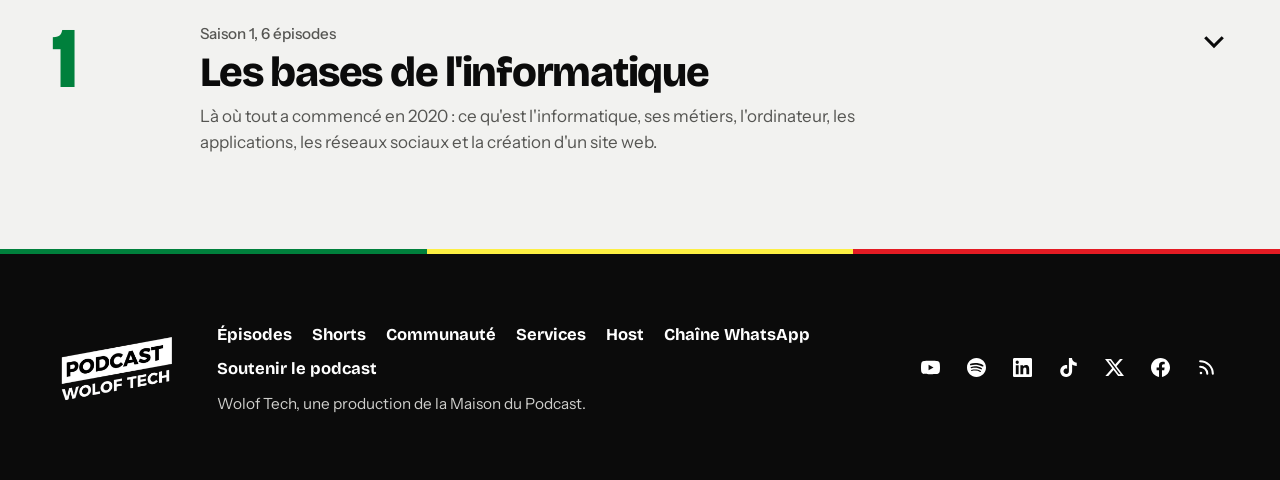
<file: episodes.html>
<!doctype html>
<html lang="fr">
<head>
<meta charset="utf-8">
<meta name="viewport" content="width=device-width, initial-scale=1">
<title>Épisodes par saison | Wolof Tech</title>
<meta name="description" content="Tous les épisodes du podcast Wolof Tech, rangés par saison, en audio et en vidéo.">
<meta name="theme-color" content="#0b0b0b">
<link rel="icon" type="image/png" href="assets/favicon.png">
<link rel="alternate" type="application/rss+xml" title="Wolof Tech" href="https://anchor.fm/s/2d912044/podcast/rss">
<link rel="preconnect" href="https://fonts.googleapis.com">
<link rel="preconnect" href="https://fonts.gstatic.com" crossorigin>
<link href="https://fonts.googleapis.com/css2?family=Bricolage+Grotesque:opsz,wght@12..96,500;12..96,700;12..96,800&family=Instrument+Sans:wght@400;500;600&display=swap" rel="stylesheet">
<link rel="stylesheet" href="assets/style.css">
</head>
<body data-page="episodes">
<div id="head"></div>
<main id="main"></main>
<div id="foot"></div>
<script src="data/episodes.js"></script>
<script src="data/saisons.js"></script>
<script src="data/invites.js"></script>
<script src="data/site.js"></script>
<script src="data/contenu.js"></script>
<script src="assets/app.js"></script>
</body>
</html>
</file>
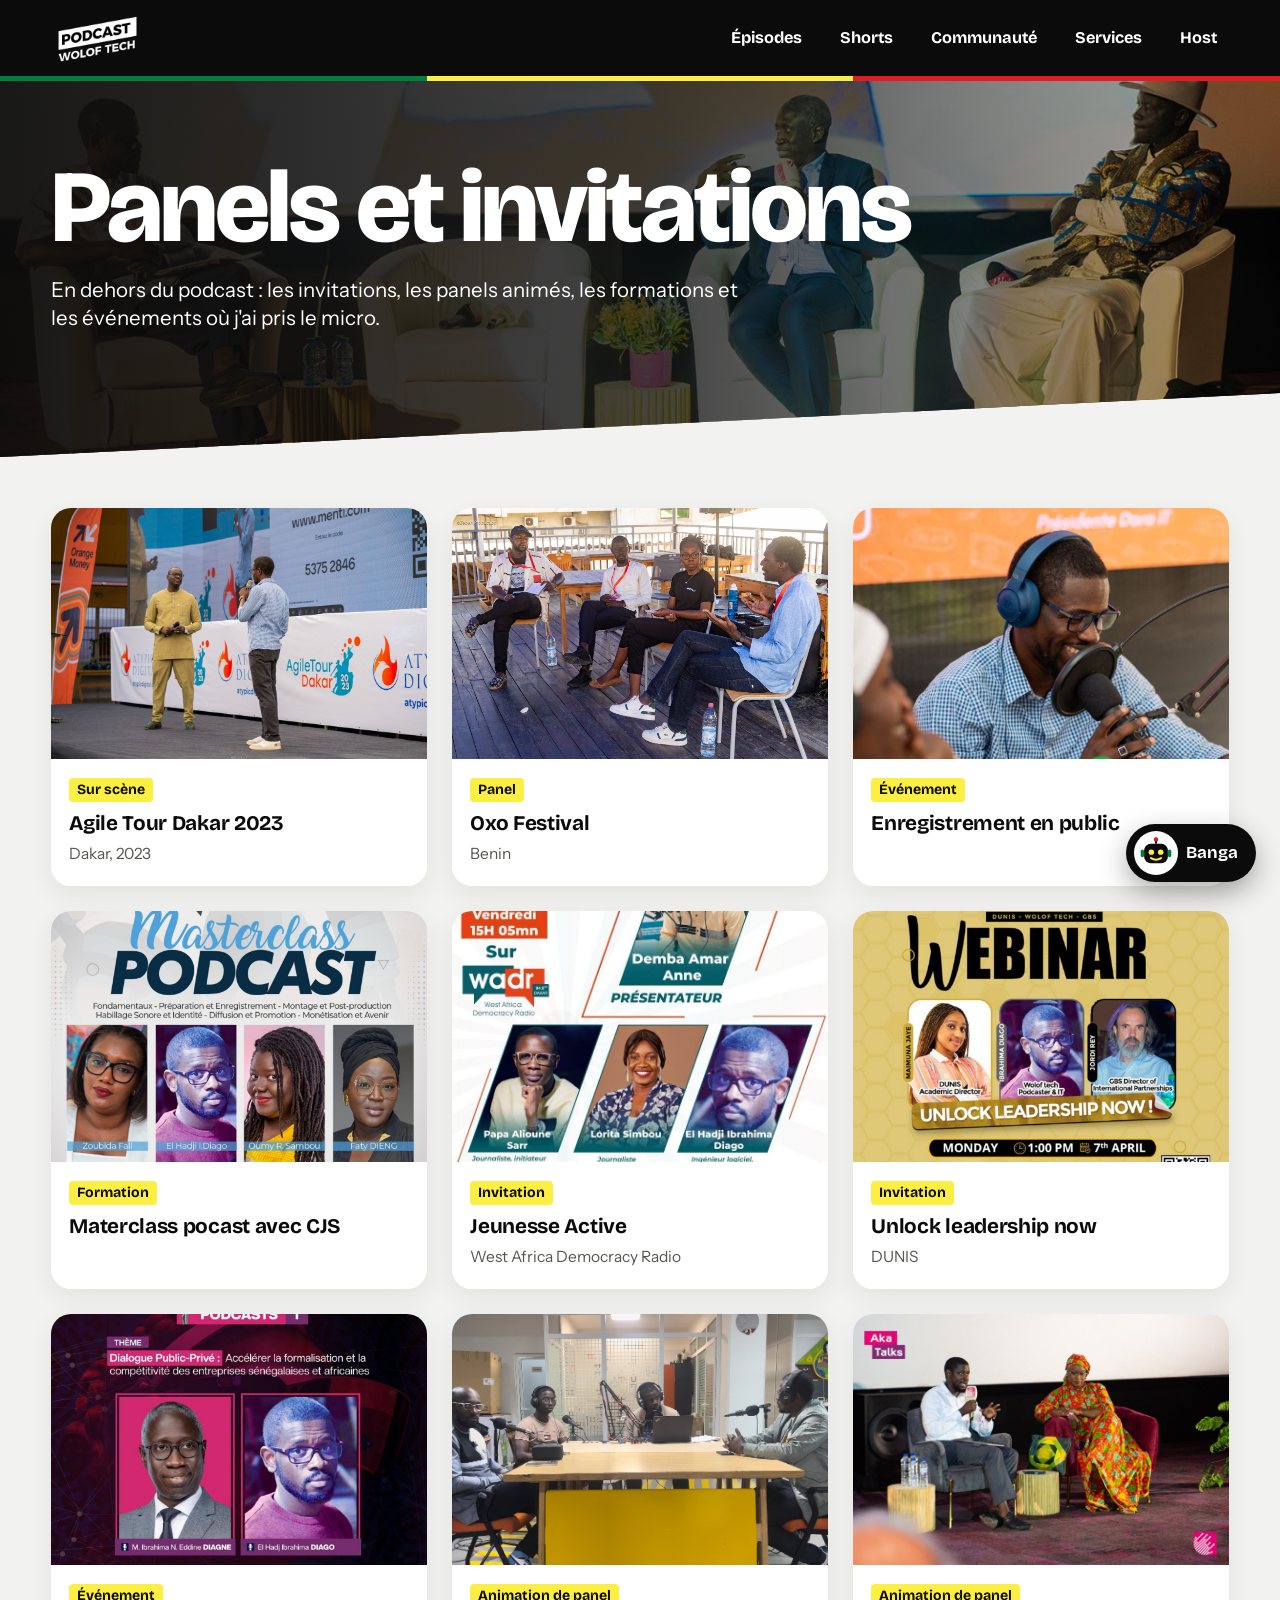
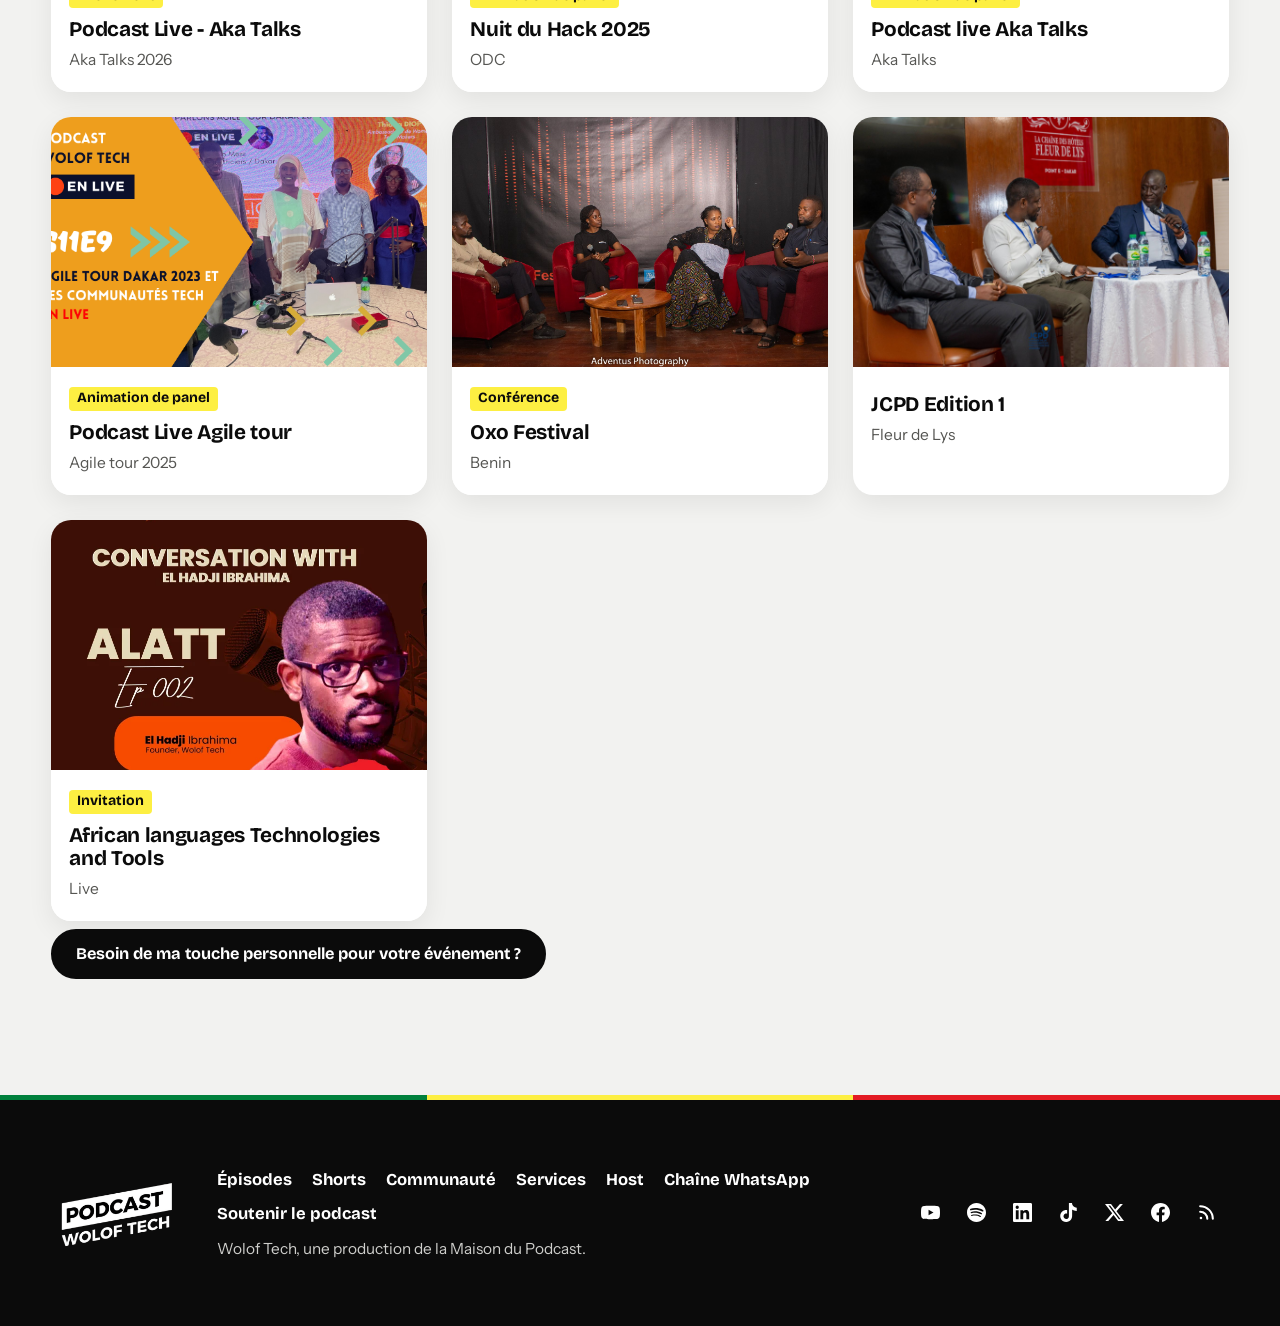
<file: panels.html>
<!doctype html>
<html lang="fr">
<head>
<meta charset="utf-8">
<meta name="viewport" content="width=device-width, initial-scale=1">
<title>Panels et invitations | Wolof Tech</title>
<meta name="description" content="Les panels, invitations, formations et événements animés par El Hadji Ibrahima Diago en dehors du podcast Wolof Tech.">
<meta name="theme-color" content="#0b0b0b">
<link rel="icon" type="image/png" href="assets/favicon.png">
<link rel="alternate" type="application/rss+xml" title="Wolof Tech" href="https://anchor.fm/s/2d912044/podcast/rss">
<link rel="preconnect" href="https://fonts.googleapis.com">
<link rel="preconnect" href="https://fonts.gstatic.com" crossorigin>
<link href="https://fonts.googleapis.com/css2?family=Bricolage+Grotesque:opsz,wght@12..96,500;12..96,700;12..96,800&family=Instrument+Sans:wght@400;500;600&display=swap" rel="stylesheet">
<link rel="stylesheet" href="assets/style.css">
</head>
<body data-page="panels">
<div id="head"></div>
<main id="main"></main>
<div id="foot"></div>
<script src="data/episodes.js"></script>
<script src="data/saisons.js"></script>
<script src="data/invites.js"></script>
<script src="data/site.js"></script>
<script src="data/contenu.js"></script>
<script src="assets/app.js"></script>
</body>
</html>
</file>
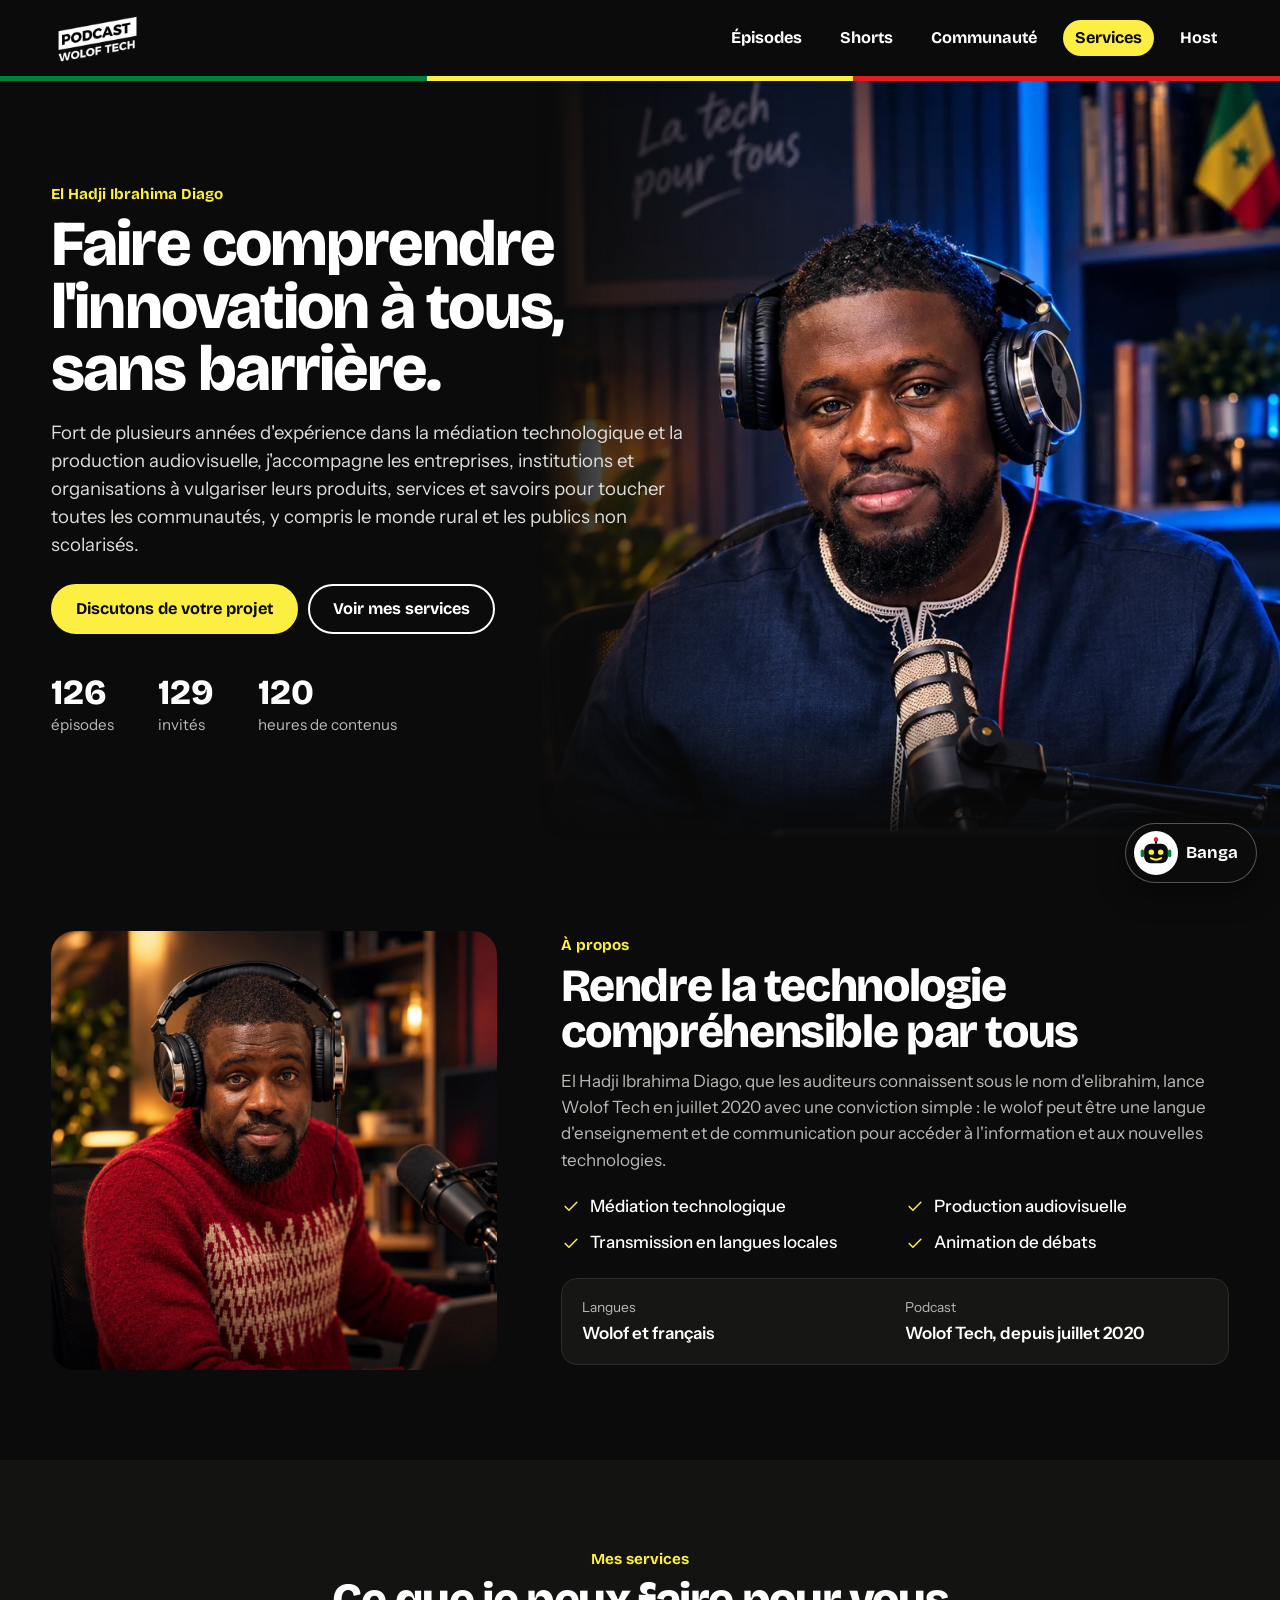
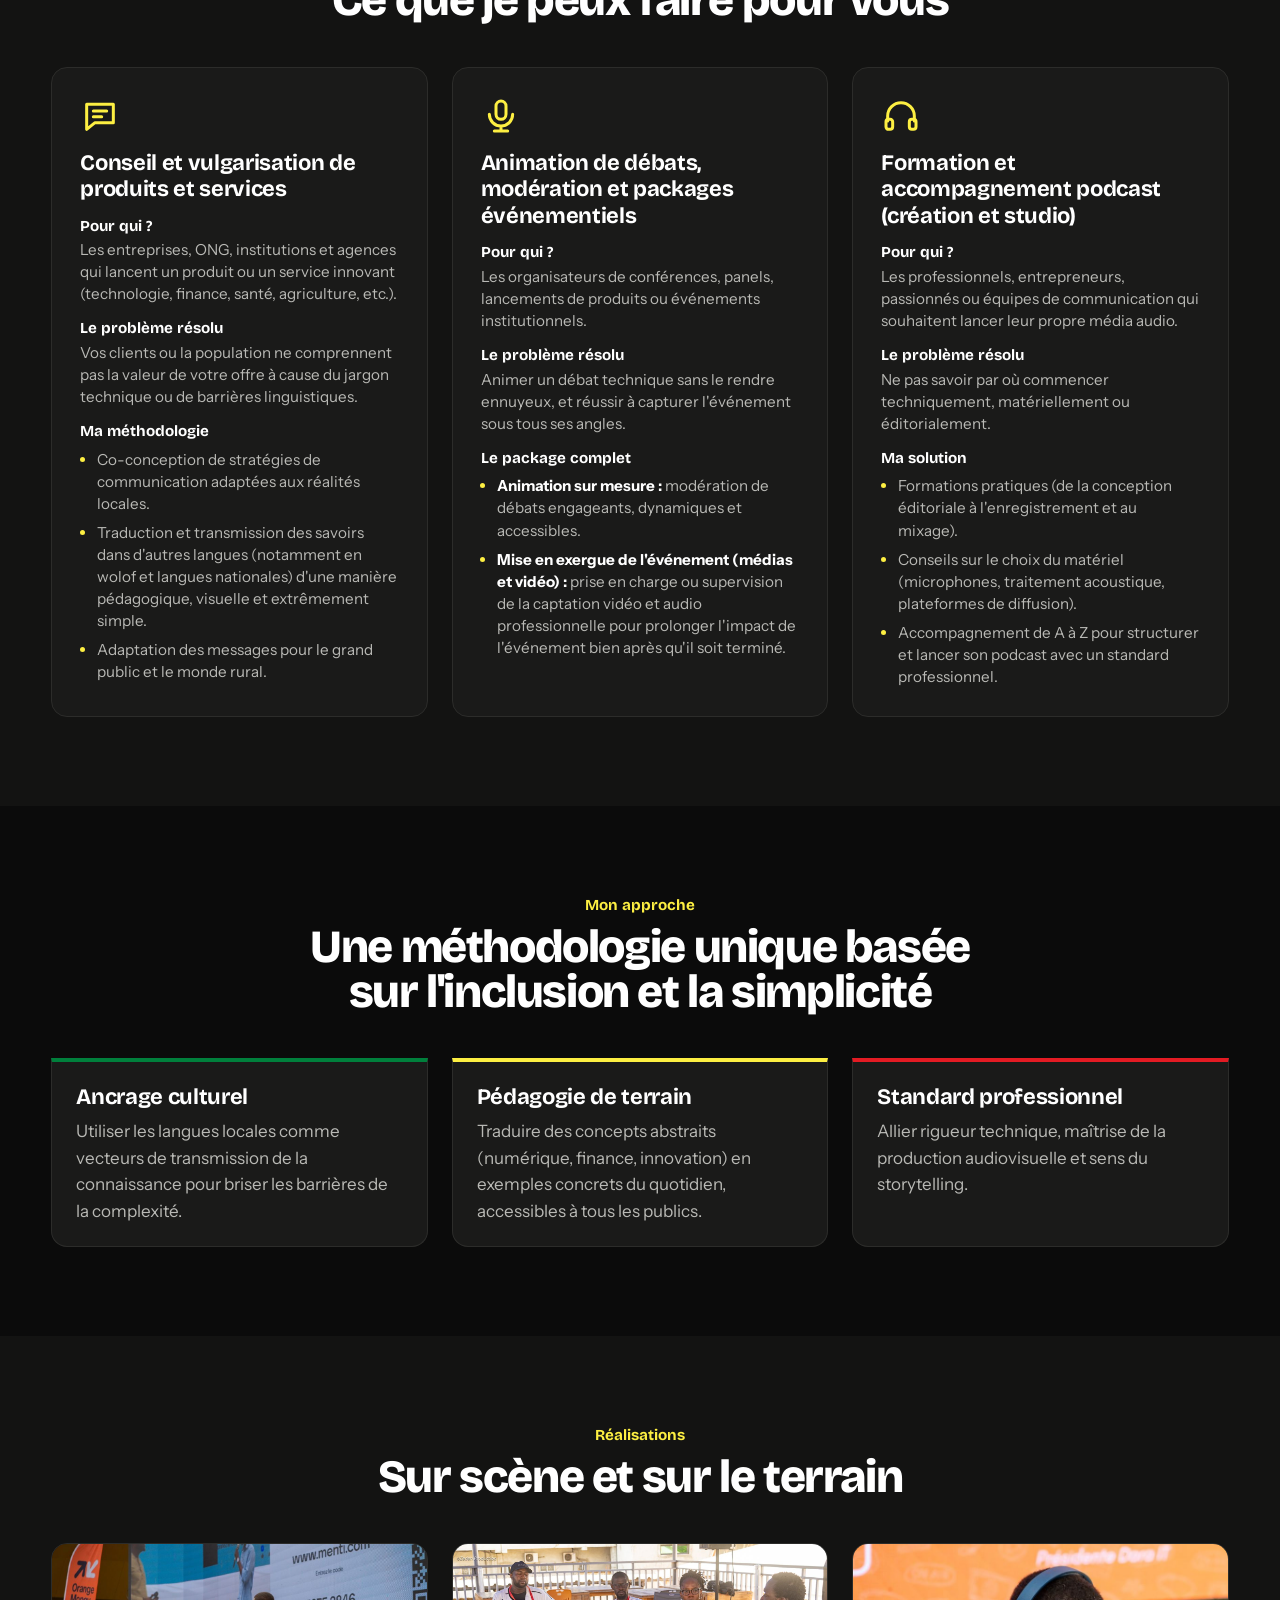
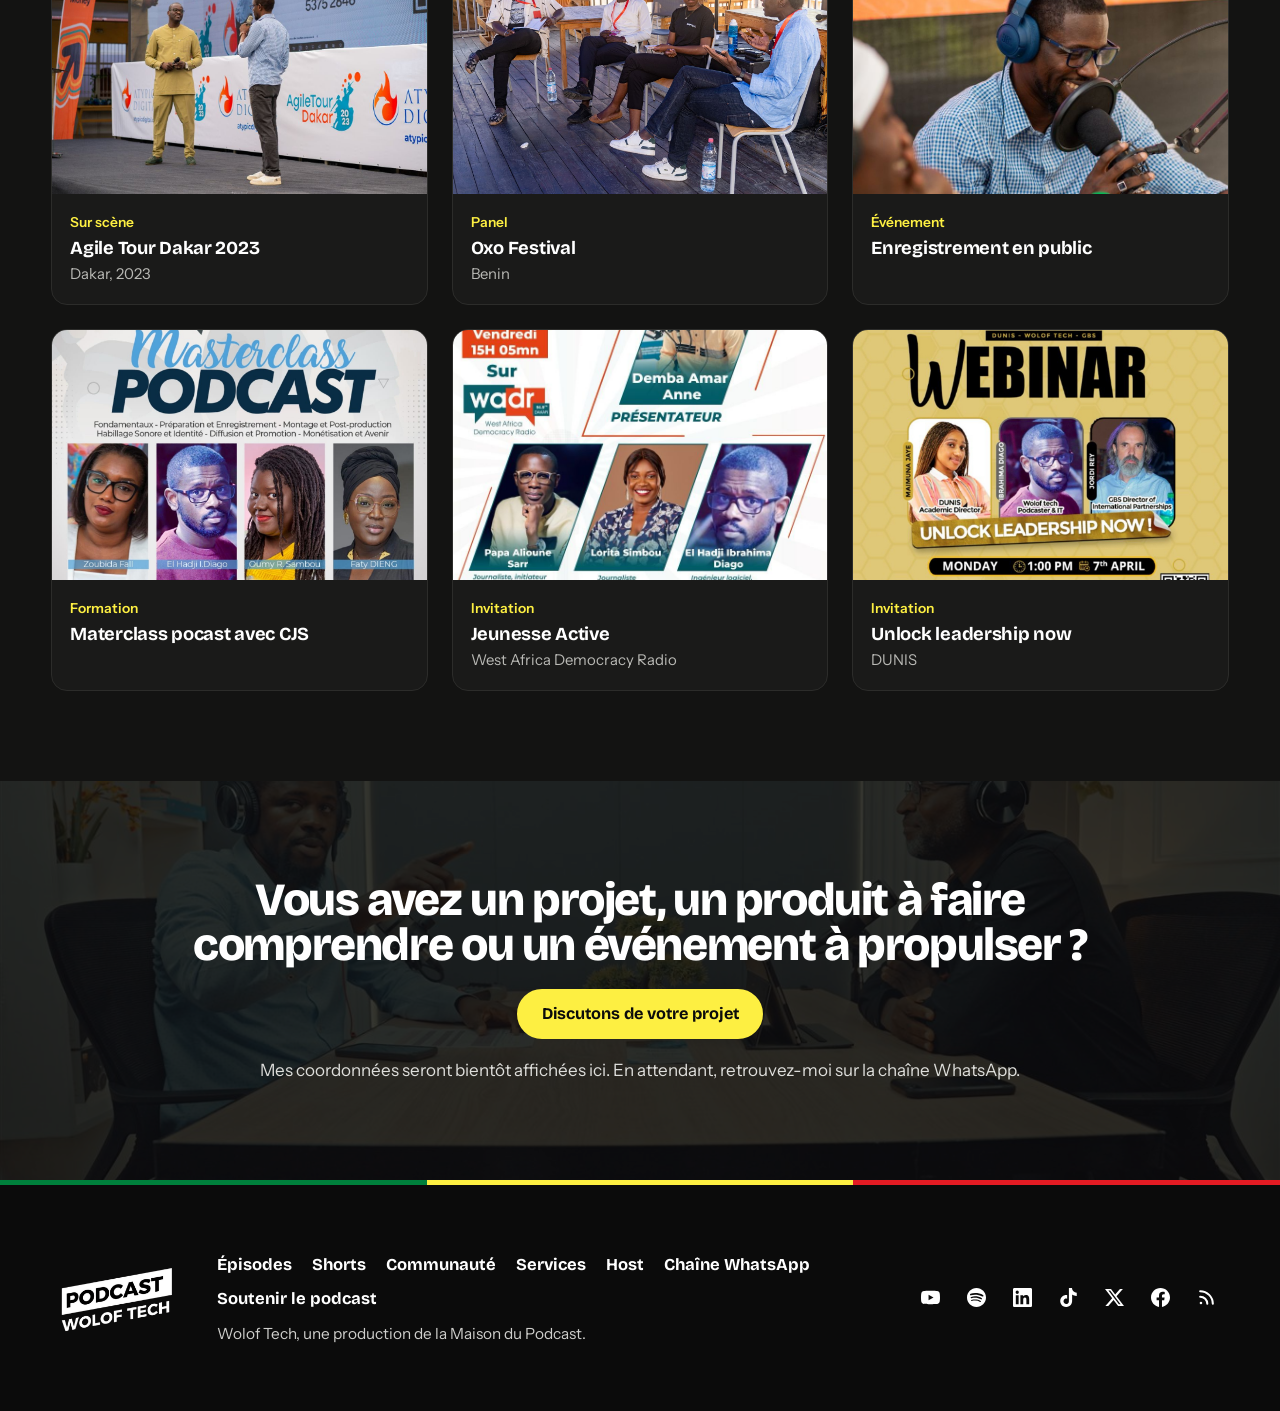
<file: services.html>
<!doctype html>
<html lang="fr">
<head>
<meta charset="utf-8">
<meta name="viewport" content="width=device-width, initial-scale=1">
<title>Services | Wolof Tech</title>
<meta name="description" content="Conseil et vulgarisation, animation de débats et formation au podcast : faire comprendre l'innovation à tous, en wolof et en langues nationales, avec El Hadji Ibrahima Diago.">
<meta name="theme-color" content="#0b0b0b">
<link rel="icon" type="image/png" href="assets/favicon.png">
<link rel="alternate" type="application/rss+xml" title="Wolof Tech" href="https://anchor.fm/s/2d912044/podcast/rss">
<link rel="preconnect" href="https://fonts.googleapis.com">
<link rel="preconnect" href="https://fonts.gstatic.com" crossorigin>
<link href="https://fonts.googleapis.com/css2?family=Bricolage+Grotesque:opsz,wght@12..96,500;12..96,700;12..96,800&family=Instrument+Sans:wght@400;500;600&display=swap" rel="stylesheet">
<link rel="stylesheet" href="assets/style.css">
</head>
<body data-page="services">
<div id="head"></div>
<main id="main"></main>
<div id="foot"></div>
<script src="data/episodes.js"></script>
<script src="data/saisons.js"></script>
<script src="data/invites.js"></script>
<script src="data/site.js"></script>
<script src="data/contenu.js"></script>
<script src="assets/app.js"></script>
</body>
</html>
</file>
<file: assets/style.css>
:root {
  --wine: #2a0b09;
  --wine-2: #3b1210;
  --wine-3: #5c2320;
  --red: #96180f;
  --saffron: #ffb400;
  --white: #fffdf9;
  --soft: #e3cdc6;
  --ink: #1d0706;
  --head: 'Bricolage Grotesque', 'Segoe UI', sans-serif;
  --text: 'Instrument Sans', 'Segoe UI', sans-serif;
  --gutter: clamp(16px, 4vw, 56px);
  --slant: clamp(24px, 5vw, 76px);
  --bar: 84px;
}

*, *::before, *::after { box-sizing: border-box; }
html { -webkit-text-size-adjust: 100%; scrollbar-color: var(--wine-3) var(--wine); }
body { margin: 0; background: var(--wine); color: var(--white); font: 400 1.0625rem/1.55 var(--text); overflow-x: hidden; }
body.has-player { padding-bottom: var(--bar); }
img { max-width: 100%; height: auto; display: block; }
a { color: inherit; }
button { font: inherit; color: inherit; cursor: pointer; }
p { margin: 0 0 1em; }
h1, h2, h3 { font-family: var(--head); margin: 0; font-weight: 800; letter-spacing: -0.03em; line-height: 0.98; text-wrap: balance; }
h1 { font-size: clamp(3rem, 10vw, 8.5rem); }
h2 { font-size: clamp(2.1rem, 5.6vw, 4.6rem); }
h3 { font-size: 1.2rem; font-weight: 700; letter-spacing: -0.015em; line-height: 1.15; text-wrap: pretty; }
:focus-visible { outline: 3px solid var(--saffron); outline-offset: 3px; }
.on-saffron :focus-visible { outline-color: var(--ink); }

.wrap { width: min(1320px, 100%); margin-inline: auto; padding-inline: var(--gutter); }
.block { padding-block: clamp(56px, 9vw, 120px); }
.soft { color: var(--soft); }
.visually-hidden { position: absolute; width: 1px; height: 1px; overflow: hidden; clip-path: inset(50%); white-space: nowrap; }
.skip { position: absolute; left: -999px; top: 0; background: var(--saffron); color: var(--ink); padding: 10px 16px; z-index: 60; }
.skip:focus { left: 8px; top: 8px; }
.tag { display: inline-block; padding: 0.2em 0.55em; border-radius: 4px; background: var(--saffron); color: var(--ink); font: 700 0.88rem/1.3 var(--head); text-decoration: none; }
a.tag:hover { background: var(--white); }
.tags { display: flex; flex-wrap: wrap; gap: 6px; }

.btn { display: inline-flex; align-items: center; justify-content: center; gap: 0.55em; min-height: 50px; padding: 0.5em 1.4em; border: 2px solid currentColor; border-radius: 999px; background: none; color: inherit; font: 700 1.02rem/1.1 var(--head); text-decoration: none; transition: background-color .18s, color .18s, border-color .18s; }
.btn:hover { background: var(--white); border-color: var(--white); color: var(--ink); }
.btn svg { width: 1.2em; height: 1.2em; flex: none; }
.btn-main { background: var(--saffron); border-color: var(--saffron); color: var(--ink); }
.btn-dark { background: var(--ink); border-color: var(--ink); color: var(--white); }
.btn-dark:hover { background: var(--red); border-color: var(--red); color: var(--white); }
.btn-row { display: flex; flex-wrap: wrap; gap: 10px; }

/* En-tête */
#head { display: contents; }
.site-head { position: sticky; top: 0; z-index: 30; background: var(--wine); }
.site-head .wrap { display: flex; align-items: center; justify-content: space-between; gap: 12px; min-height: 76px; }
.brand { --logo: 92px; flex: none; display: grid; align-items: center; justify-items: start; width: var(--logo); margin-block: -8px; color: inherit; text-decoration: none; }
.brand > * { grid-area: 1 / 1; }
.brand img { width: var(--logo); }
.brand-word { display: none; }
.brand-home { width: auto; }
.brand-home .brand-word { display: block; font: 700 1.02rem/1 var(--head); white-space: nowrap; }
.brand-home img { visibility: hidden; opacity: 0; }
.site-head.scrolled .brand-home img { visibility: visible; opacity: 1; }
.site-head.scrolled .brand-home .brand-word { visibility: hidden; opacity: 0; }
.menu-btn { display: none; }
.nav { display: flex; align-items: center; gap: clamp(2px, 1.5vw, 14px); }
.nav a { padding: 10px 12px; border-radius: 999px; font: 700 1.02rem/1 var(--head); text-decoration: none; transition: background-color .18s, color .18s; }
.nav a:hover { background: var(--white); color: var(--ink); }
.nav a[aria-current='page'] { background: var(--saffron); color: var(--ink); }

/* Accueil : texte à gauche, studio entier sur une plaque inclinée comme le bandeau du logo */
.hero { padding-block: clamp(26px, 4vw, 54px) clamp(96px, 10vw, 130px); overflow-x: clip; }
.hero .wrap { display: grid; grid-template-columns: minmax(0, 0.8fr) minmax(0, 1fr); gap: clamp(28px, 4vw, 64px); align-items: center; }
.hero h1 { font-size: clamp(3rem, 7.2vw, 6.6rem); }
.hero h1 em { font-style: normal; color: var(--saffron); }
.hero .lead { max-width: 30em; margin: clamp(14px, 1.8vw, 24px) 0 clamp(20px, 2.4vw, 30px); font-size: clamp(1.05rem, 1.5vw, 1.25rem); line-height: 1.42; color: var(--soft); }
.stage { position: relative; margin-bottom: 62px; }
.stage::before { content: ''; position: absolute; inset: -3% -2% -5% -3%; background: var(--saffron); border-radius: clamp(18px, 2.4vw, 34px); transform: rotate(-3.5deg); }
.stage > img { position: relative; width: 100%; aspect-ratio: 3 / 2; border-radius: clamp(16px, 2vw, 28px); }
.stage img.stage-logo { position: absolute; inset: 14px 14px auto auto; width: clamp(78px, 9vw, 112px); height: auto; aspect-ratio: 5 / 3; object-fit: cover; border-radius: 0; background: none; }
.pill { position: absolute; right: -6px; bottom: -44px; display: flex; align-items: center; gap: 12px; width: min(330px, 62%); padding: 9px 20px 9px 9px; border-radius: 999px; background: var(--white); color: var(--ink); box-shadow: 0 14px 34px rgba(0, 0, 0, 0.35); }
.pill .play-big { width: 56px; height: 56px; background: var(--red); color: var(--white); }
.pill .play-big:hover { background: var(--ink); }
.pill .play-big svg { width: 22px; height: 22px; }
.pill .wave { flex: 1; min-width: 0; height: 40px; }
.pill .wave .bars { color: rgba(29, 7, 6, 0.28); }
.pill .wave .bars.on { color: var(--red); }
.guest-card { position: absolute; left: -10px; bottom: -58px; display: flex; align-items: center; gap: 12px; width: min(290px, 56%); padding: 10px 16px 10px 10px; border-radius: 18px; background: var(--white); color: var(--ink); box-shadow: 0 14px 34px rgba(0, 0, 0, 0.35); text-decoration: none; }
.guest-card img { flex: none; width: 58px; height: 58px; border-radius: 50%; object-fit: cover; }
.guest-card b { display: block; font: 800 1.04rem/1.15 var(--head); letter-spacing: -0.015em; }
.guest-card span { display: block; font-size: 0.88rem; line-height: 1.25; color: #5a3b36; }
.guest-card u { color: var(--red); font-size: 0.88rem; font-weight: 600; }

/* Barre des plateformes */
.platforms { position: relative; z-index: 2; margin-top: -58px; display: flex; flex-wrap: wrap; align-items: center; justify-content: space-between; gap: 10px 28px; padding: 16px clamp(18px, 3vw, 36px); border-radius: 22px; background: var(--white); color: var(--ink); box-shadow: 0 18px 40px rgba(0, 0, 0, 0.3); }
.platforms p { margin: 0; font: 700 1.08rem/1.2 var(--head); letter-spacing: -0.01em; }
.platforms div { display: flex; flex-wrap: wrap; gap: 4px clamp(10px, 2.4vw, 30px); }
.platforms a { display: inline-flex; align-items: center; gap: 0.5em; min-height: 44px; padding-inline: 8px; border-radius: 10px; font: 700 1.05rem/1 var(--head); text-decoration: none; transition: color .15s; }
.platforms a:hover { color: var(--red); }
.platforms svg { width: 1.3em; height: 1.3em; }

/* Dernier épisode : teaser vertical et détails */
.latest { display: grid; grid-template-columns: minmax(200px, 300px) minmax(0, 1fr); gap: clamp(24px, 5vw, 70px); align-items: center; }
.latest.wide { grid-template-columns: minmax(0, 1.1fr) minmax(0, 1fr); }
.latest h2 { font-size: clamp(1.9rem, 4.2vw, 3.5rem); margin-top: 8px; }
.latest .kicker { color: var(--saffron); font-weight: 600; }
.latest p.sum { max-width: 36em; margin: 16px 0 0; color: var(--soft); }
.latest .tags { margin-top: 16px; }
.latest .btn-row { margin-top: 24px; }
.latest .wave { margin-top: 22px; max-width: 620px; }
.teaser { position: relative; overflow: hidden; border-radius: clamp(16px, 2vw, 26px); background: #000; aspect-ratio: 9 / 16; box-shadow: 14px 14px 0 var(--red); }
.latest.wide .teaser { aspect-ratio: 16 / 9; }
.teaser iframe, .teaser > button { position: absolute; inset: 0; width: 100%; height: 100%; border: 0; padding: 0; background: none; }
.teaser img { width: 100%; height: 100%; object-fit: cover; transition: transform .35s; }
.teaser > button:hover img { transform: scale(1.04); }
.teaser .play-big { position: absolute; left: 50%; top: 50%; margin: -34px 0 0 -34px; }
.teaser .badge { position: absolute; left: 12px; top: 12px; padding: 0.25em 0.7em; border-radius: 999px; background: var(--saffron); color: var(--ink); font: 700 0.9rem/1.3 var(--head); }

/* Cartes vidéo, avec la miniature YouTube */
.thumb { position: relative; display: block; width: 100%; aspect-ratio: 16 / 9; padding: 0; border: 0; overflow: hidden; border-radius: clamp(12px, 1.4vw, 18px); background: var(--wine-2); }
.thumb img { width: 100%; height: 100%; object-fit: cover; transition: transform .3s; }
.thumb:hover img { transform: scale(1.05); }
/* Le bouton reste dans un coin pour ne pas cacher le titre incrusté dans la miniature */
.thumb .go { position: absolute; left: 10px; bottom: 10px; display: grid; place-items: center; width: 48px; height: 48px; border-radius: 50%; background: var(--saffron); color: var(--ink); transition: transform .18s; }
.thumb:hover .go { transform: scale(1.1); }
.thumb .go svg { width: 20px; height: 20px; fill: currentColor; margin-left: 2px; }
.thumb .dur { position: absolute; right: 8px; bottom: 8px; padding: 2px 7px; border-radius: 5px; background: rgba(29, 7, 6, 0.88); color: var(--white); font-size: 0.84rem; font-weight: 600; font-variant-numeric: tabular-nums; }
.vid-grid { display: grid; grid-template-columns: repeat(auto-fill, minmax(min(100%, 340px), 1fr)); gap: 32px clamp(14px, 2vw, 24px); }
.vid-card { display: flex; flex-direction: column; min-width: 0; }
.vid-card .where { margin-top: 13px; color: var(--saffron); font-size: 0.93rem; font-weight: 600; }
.vid-card h3 { margin-top: 3px; }
.vid-card h3 a { text-decoration: none; }
.vid-card h3 a:hover { text-decoration: underline; }
.vid-card .foot { display: flex; align-items: center; justify-content: space-between; gap: 10px; margin-top: 8px; color: var(--soft); font-size: 0.97rem; }
.mini { flex: none; display: grid; place-items: center; width: 44px; height: 44px; border: 2px solid var(--wine-3); border-radius: 50%; background: none; color: var(--white); transition: background-color .15s, color .15s, border-color .15s; }
.mini:hover, .mini[data-state='true'] { background: var(--saffron); border-color: var(--saffron); color: var(--ink); }
.mini svg { width: 16px; height: 16px; fill: currentColor; }
.mini-label { display: inline-flex; align-items: center; gap: 8px; font-size: 0.93rem; }

/* Diaporama de photos */
.gallery-head { display: flex; flex-wrap: wrap; align-items: end; justify-content: space-between; gap: 16px; margin-bottom: clamp(20px, 3vw, 34px); }
.arrows { display: flex; gap: 8px; }
.arrow { display: grid; place-items: center; width: 54px; height: 54px; border: 2px solid currentColor; border-radius: 50%; background: none; color: inherit; transition: background-color .15s, color .15s, opacity .15s; }
.arrow:hover:not(:disabled) { background: var(--ink); color: var(--saffron); border-color: var(--ink); }
.arrow:disabled { opacity: 0.32; cursor: default; }
.arrow svg { width: 22px; height: 22px; }
.track { display: flex; gap: clamp(8px, 1.2vw, 16px); overflow-x: auto; scroll-snap-type: x mandatory; scroll-behavior: smooth; scrollbar-width: none; padding-inline: max(var(--gutter), calc((100vw - 1320px) / 2 + var(--gutter))); scroll-padding-inline: max(var(--gutter), calc((100vw - 1320px) / 2 + var(--gutter))); }
.track::-webkit-scrollbar { display: none; }
.track img { flex: none; height: clamp(260px, 36vw, 480px); width: auto; border-radius: clamp(14px, 2vw, 26px); scroll-snap-align: start; background: rgba(29, 7, 6, 0.12); }

/* Bandeau sombre pour s'abonner */
.join { display: grid; grid-template-columns: minmax(0, 1.15fr) minmax(0, 0.85fr); align-items: stretch; overflow: hidden; border-radius: clamp(20px, 3vw, 38px); background: var(--ink); }
.join .txt { padding: clamp(28px, 5vw, 66px); }
.join h2 { font-size: clamp(1.9rem, 4.2vw, 3.5rem); }
.join p { margin: 14px 0 24px; color: var(--soft); max-width: 30em; }
.join img { width: 100%; height: 100%; object-fit: cover; object-position: 50% 25%; min-height: 240px; }

/* Fenêtre vidéo */
.watch { width: min(1100px, 94vw); padding: 0; border: 0; border-radius: 16px; background: #000; color: var(--white); overflow: visible; }
.watch.tall { width: min(400px, 90vw); }
.watch::backdrop { background: rgba(29, 7, 6, 0.86); }
.watch .frame { aspect-ratio: 16 / 9; border-radius: 16px; overflow: hidden; }
.watch.tall .frame { aspect-ratio: 9 / 16; max-height: 84vh; margin-inline: auto; }
.watch iframe { display: block; width: 100%; height: 100%; border: 0; }
.watch .shut { position: absolute; right: 8px; top: -56px; display: grid; place-items: center; width: 48px; height: 48px; border: 0; border-radius: 50%; background: var(--saffron); color: var(--ink); }
.watch .shut svg { width: 20px; height: 20px; }

.now { display: grid; grid-template-columns: auto minmax(0, 1fr); gap: 10px 18px; align-items: center; }
.now .play-big { grid-row: span 2; }
.now a { font: 700 clamp(1.02rem, 1.8vw, 1.25rem)/1.2 var(--head); letter-spacing: -0.01em; text-decoration: none; text-wrap: pretty; }
.now a:hover { text-decoration: underline; }
.now small { display: block; margin-bottom: 3px; color: var(--saffron); font: 600 0.95rem/1.2 var(--text); }

.play-big { display: grid; place-items: center; width: 68px; height: 68px; flex: none; border: 0; border-radius: 50%; background: var(--saffron); color: var(--ink); transition: background-color .18s, transform .18s; }
.play-big:hover { background: var(--white); transform: scale(1.06); }
.play-big svg { width: 28px; height: 28px; fill: currentColor; }

/* Onde sonore : elle sert de barre de lecture */
.wave { position: relative; height: 54px; width: 100%; }
.wave .bars { position: absolute; inset: 0; display: flex; align-items: center; gap: 2px; color: rgba(255, 253, 249, 0.36); }
.wave .bars.on { color: var(--saffron); clip-path: inset(0 100% 0 0); }
.wave i { flex: 1 1 0; min-width: 1px; border-radius: 2px; background: currentColor; height: var(--h); }
.wave input { position: absolute; inset: 0; width: 100%; height: 100%; margin: 0; opacity: 0; cursor: pointer; }
.wave:has(input:focus-visible) { outline: 3px solid var(--saffron); outline-offset: 3px; }
.wave.playing .bars i { animation: pulse 1.1s ease-in-out infinite alternate; animation-delay: calc(var(--i) * -70ms); }
@keyframes pulse { to { transform: scaleY(0.72); } }

/* Bloc safran */
.on-saffron { background: var(--saffron); color: var(--ink); }
.facts { padding-block: clamp(56px, 8vw, 100px) clamp(30px, 4vw, 50px); }
.facts .count { max-width: 15em; font: 800 clamp(2.3rem, 7vw, 6rem)/0.98 var(--head); letter-spacing: -0.035em; text-wrap: balance; margin: 0; }
.facts .why { max-width: 38em; margin: clamp(22px, 3vw, 36px) 0 0; font-size: clamp(1.1rem, 1.8vw, 1.32rem); line-height: 1.4; font-weight: 500; }

/* Grille de photos du studio */
.mosaic { display: grid; grid-template-columns: repeat(12, minmax(0, 1fr)); gap: clamp(8px, 1.2vw, 16px); }
.mosaic img { width: 100%; height: 100%; object-fit: cover; border-radius: clamp(14px, 2vw, 28px); background: var(--wine-2); }
.mosaic .a { grid-column: span 7; aspect-ratio: 3 / 2; }
.mosaic .b { grid-column: span 5; aspect-ratio: 5 / 4.28; }
.mosaic .c { grid-column: span 4; aspect-ratio: 1; }
.mosaic .d { grid-column: span 8; aspect-ratio: 2 / 1; }
.pull-up { margin-top: calc(-1 * clamp(40px, 7vw, 90px)); position: relative; }

.head-row { display: flex; flex-wrap: wrap; align-items: end; justify-content: space-between; gap: 18px; margin-bottom: clamp(26px, 4vw, 48px); }

/* Cartes d'épisodes */
.ep-grid { display: grid; grid-template-columns: repeat(auto-fill, minmax(min(100%, 270px), 1fr)); gap: 34px clamp(14px, 2vw, 24px); }
.ep-card { position: relative; display: flex; flex-direction: column; min-width: 0; }
.ep-card .cover { position: relative; overflow: hidden; border-radius: clamp(12px, 1.6vw, 22px); background: var(--wine-2); }
.ep-card .cover img { width: 100%; aspect-ratio: 1; object-fit: cover; transition: transform .35s; }
.ep-card:hover .cover img { transform: scale(1.04); }
.ep-card .play-big { position: absolute; right: 12px; bottom: 12px; z-index: 2; width: 54px; height: 54px; }
.ep-card .play-big svg { width: 22px; height: 22px; }
.ep-card .where { margin-top: 13px; color: var(--saffron); font-size: 0.93rem; font-weight: 600; }
.ep-card h3 { margin-top: 3px; }
.ep-card h3 a { text-decoration: none; }
.ep-card h3 a::after { content: ''; position: absolute; inset: 0; }
.ep-card h3 a:hover { text-decoration: underline; }
.ep-card .who { margin: 7px 0 0; color: var(--soft); font-size: 0.97rem; }

/* Index des saisons */
.index { display: grid; grid-template-columns: repeat(2, minmax(0, 1fr)); column-gap: clamp(24px, 5vw, 72px); list-style: none; margin: 0; padding: 0; }
.index a { display: grid; grid-template-columns: 2.1em minmax(0, 1fr) auto; gap: 14px; align-items: baseline; padding-block: 15px; border-top: 2px solid var(--wine-3); text-decoration: none; transition: color .15s, padding-left .15s; }
.index a:hover { color: var(--saffron); padding-left: 8px; }
.index b { font: 800 clamp(1.5rem, 3vw, 2.3rem)/1 var(--head); color: var(--saffron); letter-spacing: -0.03em; }
.index .t { font: 700 clamp(1.05rem, 1.7vw, 1.3rem)/1.15 var(--head); letter-spacing: -0.015em; }
.index .n { color: var(--soft); font-size: 0.93rem; white-space: nowrap; }

/* Deux colonnes photo et texte */
.duo { display: grid; grid-template-columns: repeat(2, minmax(0, 1fr)); gap: clamp(26px, 5vw, 76px); align-items: center; }
.duo .photo { width: 100%; aspect-ratio: 5 / 4; object-fit: cover; border-radius: clamp(14px, 2vw, 28px); background: var(--wine-2); }
.duo h2 { margin-bottom: 0.45em; }
.chips { display: flex; flex-wrap: wrap; gap: 8px; }
.chip { display: inline-flex; align-items: center; gap: 0.45em; min-height: 42px; padding: 0.3em 0.95em; border: 2px solid var(--wine-3); border-radius: 999px; background: none; color: var(--white); font: 600 0.94rem/1.15 var(--text); text-decoration: none; transition: background-color .15s, border-color .15s, color .15s; }
.chip:hover { border-color: var(--saffron); }
.chip[aria-pressed='true'] { background: var(--saffron); border-color: var(--saffron); color: var(--ink); }
.chip small { font-size: 0.85em; opacity: 0.78; }
.duo .chips { margin-block: 20px 26px; }

/* Bloc blanc, comme le bandeau du logo */
.listen { background: var(--white); color: var(--ink); }
.listen .wrap { display: flex; flex-wrap: wrap; align-items: center; justify-content: space-between; gap: 22px; padding-block: clamp(38px, 6vw, 72px); }
.listen .btn:hover { background: var(--ink); border-color: var(--ink); color: var(--white); }

/* Pages intérieures */
.page-hero { position: relative; isolation: isolate; background: var(--red); clip-path: polygon(0 0, 100% 0, 100% calc(100% - var(--slant)), 0 100%); }
.page-hero .wrap { padding-block: clamp(36px, 6vw, 80px) calc(var(--slant) + clamp(30px, 5vw, 60px)); }
.page-hero h1 { font-size: clamp(2.6rem, 8vw, 6.6rem); max-width: 11em; }
.page-hero .lead { max-width: 34em; margin: 1.1rem 0 0; font-size: clamp(1.08rem, 1.7vw, 1.28rem); line-height: 1.4; }
.page-hero.with-photo > img { position: absolute; inset: 0; width: 100%; height: 100%; object-fit: cover; z-index: -2; }
.page-hero.with-photo::before { content: ''; position: absolute; inset: 0; z-index: -1; background: linear-gradient(90deg, rgba(42, 11, 9, 0.94) 0%, rgba(42, 11, 9, 0.74) 52%, rgba(42, 11, 9, 0.22) 100%); }
.tools { position: sticky; top: 76px; z-index: 20; background: var(--wine); padding-block: 12px; }
.tools .line { display: flex; flex-wrap: wrap; gap: 10px; }
.search, .jump { min-height: 50px; border: 2px solid var(--wine-3); border-radius: 999px; background: var(--wine-2); color: var(--white); font: 500 1rem var(--text); }
.search { flex: 1 1 260px; width: 100%; padding: 0 20px; }
.search::placeholder { color: var(--soft); }
.jump { padding: 0 16px; }
.search:focus, .jump:focus { border-color: var(--saffron); outline: none; }
.scroll-chips { flex-wrap: nowrap; overflow-x: auto; margin-top: 10px; padding-bottom: 4px; scrollbar-width: thin; scrollbar-color: var(--wine-3) transparent; }
.scroll-chips .chip { flex: none; }

/* Saisons */
.season { border-top: 2px solid var(--wine-3); scroll-margin-top: 160px; }
.season > summary { display: grid; grid-template-columns: clamp(3.6rem, 9.4vw, 7.2rem) minmax(0, 1fr) auto; gap: 8px clamp(14px, 3vw, 34px); align-items: start; padding-block: clamp(20px, 3vw, 34px); list-style: none; cursor: pointer; }
.season > summary::-webkit-details-marker { display: none; }
.season .num { font: 800 clamp(2.6rem, 7vw, 5.4rem)/0.85 var(--head); letter-spacing: -0.04em; color: var(--saffron); }
.season h2 { font-size: clamp(1.45rem, 3.4vw, 2.6rem); }
.season .count { margin: 0 0 6px; color: var(--soft); font-size: 0.95rem; font-weight: 500; }
.season .desc { max-width: 44em; margin: 10px 0 0; color: var(--soft); }
.season .caret { width: 30px; height: 30px; margin-top: 4px; transition: transform .2s; }
.season[open] .caret { transform: rotate(180deg); }
.sponsors { display: flex; flex-wrap: wrap; align-items: center; gap: 8px; margin: 14px 0 0; font-weight: 600; }
.ep-list { list-style: none; margin: 0 0 34px; padding: 0; }
.ep-row { display: grid; grid-template-columns: clamp(170px, 20vw, 250px) minmax(0, 1fr) auto; gap: clamp(12px, 2vw, 24px); align-items: center; padding: 11px 12px; border-radius: 16px; transition: background-color .15s; }
.ep-row:hover { background: var(--wine-2); }
.ep-row .where { color: var(--saffron); font-size: 0.9rem; font-weight: 600; }
.ep-row h3 { margin-block: 2px 7px; font-size: clamp(1.08rem, 1.5vw, 1.25rem); }
.ep-row h3 a { text-decoration: none; }
.ep-row h3 a:hover { text-decoration: underline; }
.ep-row .side-info { display: flex; align-items: center; gap: 14px; color: var(--soft); font-size: 0.93rem; white-space: nowrap; }
.empty { padding: 44px 0; color: var(--soft); }

/* Page d'un épisode : la vidéo d'abord, l'audio juste en dessous */
.ep-title { padding-block: clamp(22px, 3vw, 40px) clamp(18px, 2.4vw, 28px); }
.ep-title .where { display: inline-block; margin-bottom: 10px; color: var(--saffron); font-weight: 600; text-underline-offset: 3px; }
.ep-title h1 { max-width: 19em; font-size: clamp(1.95rem, 4.4vw, 3.8rem); line-height: 1.02; }
.ep-title .tags { margin-top: 14px; }
.ep-video { position: relative; }
.ep-video .video { border-radius: clamp(14px, 2vw, 28px); box-shadow: 0 24px 60px rgba(0, 0, 0, 0.4); }
.audio-strip { display: grid; grid-template-columns: auto minmax(0, 1fr); gap: 8px 18px; align-items: center; margin-top: clamp(16px, 2vw, 24px); padding: clamp(14px, 2vw, 22px); border-radius: clamp(14px, 2vw, 24px); background: var(--wine-2); }
.audio-strip > p { grid-column: 1 / -1; display: flex; flex-wrap: wrap; justify-content: space-between; gap: 4px 18px; margin: 0; font: 700 1.05rem/1.2 var(--head); }
.audio-strip .ep-links { margin: 0; font: 500 0.95rem/1.3 var(--text); }
.main-player { display: contents; }
.main-player .wave .bars { color: rgba(255, 253, 249, 0.42); }
.audio-strip .wave { min-width: 0; }
.audio-strip .wave .bars.on { color: var(--saffron); }
.main-player .time { grid-column: 2; font-size: 0.95rem; font-variant-numeric: tabular-nums; font-weight: 600; }
.ep-links { display: flex; flex-wrap: wrap; gap: 8px 18px; margin-top: 12px; }
.ep-links a { font-weight: 600; text-underline-offset: 3px; }
.ep-layout { display: grid; grid-template-columns: minmax(0, 1.7fr) minmax(0, 1fr); gap: clamp(30px, 5vw, 72px); align-items: start; }
.video { position: relative; aspect-ratio: 16 / 9; overflow: hidden; border-radius: clamp(12px, 1.6vw, 22px); background: #000; }
.video iframe, .video > button { position: absolute; inset: 0; width: 100%; height: 100%; border: 0; }
.video > button { padding: 0; background: none; }
.video img { width: 100%; height: 100%; object-fit: cover; transition: transform .35s; }
.video > button:hover img { transform: scale(1.03); }
.video .play-big { position: absolute; left: clamp(12px, 2vw, 26px); bottom: clamp(12px, 2vw, 26px); width: clamp(58px, 7vw, 88px); height: clamp(58px, 7vw, 88px); }
.ep-text { margin-top: 40px; max-width: 42em; }
.ep-text h2, .side h2 { font-size: 1.55rem; line-height: 1.1; margin-bottom: 14px; }
.ep-text p { margin-bottom: 0.75em; overflow-wrap: anywhere; }
.ep-text a { color: var(--saffron); }
.ep-text summary { padding-block: 8px; color: var(--saffron); font-weight: 600; cursor: pointer; }
.side > * + * { margin-top: 38px; }
.side h2 a { text-underline-offset: 4px; text-decoration-thickness: 2px; }
.next { display: block; padding: 15px 0; border-top: 2px solid var(--wine-3); text-decoration: none; font: 700 1.05rem/1.2 var(--head); letter-spacing: -0.01em; }
.next:hover { color: var(--saffron); }
.next small { display: block; margin-bottom: 3px; color: var(--soft); font: 500 0.9rem/1.2 var(--text); letter-spacing: 0; }

/* Communauté */
.people-sec { padding-top: clamp(38px, 5vw, 60px); scroll-margin-top: 170px; }
.people-sec h2 { display: flex; align-items: baseline; flex-wrap: wrap; gap: 0 0.35em; font-size: clamp(1.6rem, 3.8vw, 3rem); margin-bottom: 18px; }
.people-sec h2 span { color: var(--saffron); }
.people { display: grid; grid-template-columns: repeat(auto-fill, minmax(min(100%, 330px), 1fr)); column-gap: clamp(20px, 3vw, 44px); }
.person { display: grid; grid-template-columns: 52px minmax(0, 1fr); gap: 3px 14px; padding-block: 17px; border-top: 2px solid var(--wine-3); scroll-margin-top: 170px; }
.person:target { background: var(--wine-2); box-shadow: 0 0 0 10px var(--wine-2); border-radius: 2px; }
.avatar { grid-row: span 3; display: grid; place-items: center; width: 52px; height: 52px; border-radius: 50%; background: var(--wine-3); font: 800 1.06rem/1 var(--head); letter-spacing: -0.02em; }
.person .role { margin: 3px 0 0; color: var(--soft); font-size: 0.96rem; line-height: 1.3; }
.person .links { display: flex; flex-wrap: wrap; align-items: center; gap: 5px; margin-top: 9px; }
.social { display: grid; place-items: center; width: 44px; height: 44px; border-radius: 50%; color: var(--white); transition: background-color .15s, color .15s; }
.social:hover { background: var(--saffron); color: var(--ink); }
.social svg { width: 19px; height: 19px; }
.ep-pill { display: inline-flex; align-items: center; min-height: 32px; padding: 0 10px; border-radius: 999px; background: var(--wine-2); color: var(--saffron); font: 600 0.85rem/1 var(--text); text-decoration: none; white-space: nowrap; }
.ep-pill:hover { background: var(--saffron); color: var(--ink); }
.side .person { padding-block: 14px; }

/* Auteur */
.bio { font-size: clamp(1.1rem, 1.6vw, 1.25rem); line-height: 1.5; }
.bio-photo { width: 100%; aspect-ratio: 1; object-fit: cover; border-radius: clamp(14px, 2vw, 28px); }
.bio-socials { display: flex; gap: 6px; margin-block: 18px 26px; }

/* Lecteur fixe */
.player { position: fixed; inset: auto 0 0; z-index: 40; height: var(--bar); background: var(--ink); box-shadow: 0 -10px 34px rgba(0, 0, 0, 0.34); }
.player[hidden] { display: none; }
.player > .range { position: absolute; left: 0; right: 0; top: -8px; width: 100%; height: 16px; margin: 0; accent-color: var(--saffron); cursor: pointer; background: none; }
.player .wrap { display: flex; align-items: center; gap: 12px; height: 100%; }
.player img { flex: none; width: 54px; height: 54px; border-radius: 9px; object-fit: cover; }
.player .what { flex: 1; min-width: 0; }
.player .what a { display: block; overflow: hidden; white-space: nowrap; text-overflow: ellipsis; font: 700 1.02rem/1.25 var(--head); text-decoration: none; }
.player .what a:hover { text-decoration: underline; }
.player .sub { display: block; overflow: hidden; white-space: nowrap; text-overflow: ellipsis; color: var(--soft); font-size: 0.9rem; font-variant-numeric: tabular-nums; }
.player .ctl { flex: none; min-width: 44px; min-height: 44px; border: 0; border-radius: 999px; background: none; font: 600 0.92rem var(--text); transition: background-color .15s; }
.player .ctl:hover { background: var(--wine-3); }
.player .ctl svg { display: block; width: 20px; height: 20px; margin: auto; }
.player .play-big { width: 54px; height: 54px; }
.player .play-big svg { width: 22px; height: 22px; }

/* Pied de page */
.site-foot { background: var(--ink); }
.site-foot .wrap { display: grid; grid-template-columns: 130px minmax(0, 1fr) auto; gap: clamp(18px, 3vw, 36px); align-items: center; padding-block: clamp(30px, 4vw, 48px); }
.foot-links { display: flex; flex-wrap: wrap; gap: 4px 20px; margin: 0 0 8px; padding: 0; list-style: none; }
.foot-links a { display: inline-block; padding-block: 5px; font: 700 1.04rem/1.2 var(--head); text-decoration: none; }
.foot-links a:hover { color: var(--saffron); }
.site-foot p { margin: 0; color: var(--soft); font-size: 0.96rem; }
.site-foot .socials { display: flex; flex-wrap: wrap; gap: 2px; }

@media (max-width: 900px) {
  .duo, .ep-layout, .hero .wrap { grid-template-columns: minmax(0, 1fr); }
  .index { grid-template-columns: minmax(0, 1fr); }
  .site-foot .wrap { grid-template-columns: 96px minmax(0, 1fr); }
  .site-foot .socials { grid-column: 1 / -1; }
}
@media (max-width: 640px) {
  :root { --bar: 72px; }
  .brand { --logo: 74px; }
  .site-head .wrap { min-height: 64px; gap: 6px; }
  .nav { gap: 0; }
  .nav a { padding: 9px 9px; font-size: 0.93rem; }
  .wave i:nth-child(n + 56) { display: none; }
  .hero h1 { font-size: clamp(3rem, 17vw, 5.4rem); }
  .pill { right: 4px; bottom: -30px; width: 70%; }
  .pill .play-big { width: 48px; height: 48px; }
  .stage { margin-bottom: 40px; }
  .guest-card { display: none; }
  .latest, .latest.wide { grid-template-columns: minmax(0, 1fr); }
  .teaser { width: min(70%, 260px); box-shadow: 10px 10px 0 var(--red); }
  .latest.wide .teaser { width: 100%; }
  .platforms { margin-top: -74px; }
  .join { grid-template-columns: minmax(0, 1fr); }
  .join img { max-height: 280px; }
  .ep-row .thumb { width: 100%; }
  .ep-row { grid-template-columns: minmax(0, 1fr); gap: 10px; }
  .ep-row .side-info { justify-content: space-between; }
  .tools { position: static; }
  .mosaic .a, .mosaic .b, .mosaic .c, .mosaic .d { grid-column: span 12; aspect-ratio: 3 / 2; }
  .season > summary { grid-template-columns: minmax(0, 1fr) auto; }
  .season .num { grid-column: 1 / -1; }
  .ep-row { padding-inline: 0; }
  .main-player .time { display: none; }
  .player .skip15, .player .rate { display: none; }
  .player img { width: 44px; height: 44px; }
  .bio-photo { max-width: 240px; }
}
@media (prefers-reduced-motion: reduce) {
  * { transition: none !important; animation: none !important; }
}


/* ==========================================================================
   Version Sénégal : noir et blanc, fond blanc tirant vers le gris clair,
   avec le vert, le jaune et le rouge du drapeau en accents.
   ========================================================================== */
:root {
  --wine: #f2f2f0;
  --wine-2: #ffffff;
  --wine-3: #d5d5d2;
  --red: #e31b23;
  --saffron: #fdef42;
  --green: #00803c;
  --white: #ffffff;
  --soft: #565653;
  --ink: #0b0b0b;
  --flag: linear-gradient(90deg, var(--green) 0 33.33%, var(--saffron) 33.33% 66.66%, var(--red) 66.66%);
}
html { scrollbar-color: #9a9a97 var(--wine); }
body { color: var(--ink); }
:focus-visible { outline-color: var(--green); }
.on-saffron :focus-visible, .site-head :focus-visible, .site-foot :focus-visible, .player :focus-visible, .join :focus-visible, .page-hero :focus-visible { outline-color: var(--saffron); }

/* Zones noires : le texte passe en blanc */
.site-head, .site-foot, .player, .join, .page-hero, .on-saffron { --soft: #cfcfcc; background: var(--ink); color: var(--white); }
.page-hero.with-photo::before { background: linear-gradient(90deg, rgba(11, 11, 11, 0.94) 0%, rgba(11, 11, 11, 0.74) 52%, rgba(11, 11, 11, 0.2) 100%); }

/* Le drapeau, fil conducteur de toutes les pages */
.site-head { box-shadow: none; }
.site-head::after { content: ''; display: block; height: 5px; background: var(--flag); }
.site-foot::before { content: ''; display: block; height: 5px; background: var(--flag); }
.tools { top: 81px; }

/* Boutons */
.btn:hover { background: var(--ink); border-color: var(--ink); color: var(--white); }
.btn-main { background: var(--ink); border-color: var(--ink); color: var(--white); }
.btn-main:hover { background: var(--green); border-color: var(--green); color: var(--white); }
.join .btn:hover, .on-saffron .btn:hover { background: var(--white); border-color: var(--white); color: var(--ink); }
.join .btn-main { background: var(--saffron); border-color: var(--saffron); color: var(--ink); }
.play-big { background: var(--ink); color: var(--white); }
.play-big:hover { background: var(--green); color: var(--white); }
.player .play-big, .teaser .play-big, .video .play-big { background: var(--saffron); color: var(--ink); }
.player .play-big:hover, .teaser .play-big:hover, .video .play-big:hover { background: var(--white); color: var(--ink); }
.pill .play-big { background: var(--red); color: var(--white); }
a.tag:hover { background: var(--ink); color: var(--white); }

/* Haut de l'accueil : la plaque reprend les trois bandes du drapeau */
.hero h1 em { color: inherit; padding-bottom: 0.06em; background: var(--flag) 0 100% / 100% 0.1em no-repeat; }
.stage::before { background: var(--flag); }
.guest-card span { color: var(--soft); }
.guest-card, .pill, .platforms { box-shadow: 0 14px 34px rgba(0, 0, 0, 0.16); }
.platforms a:hover { color: var(--green); }

/* Onde sonore */
.wave .bars, .main-player .wave .bars { color: rgba(11, 11, 11, 0.26); }
.wave .bars.on, .audio-strip .wave .bars.on { color: var(--green); }
.pill .wave .bars { color: rgba(11, 11, 11, 0.26); }
.pill .wave .bars.on { color: var(--red); }
.wave:has(input:focus-visible) { outline-color: var(--green); }
.player > .range { accent-color: var(--saffron); }
.player .ctl:hover { background: #333; }

/* Textes d'accent lisibles sur fond clair */
.where, .ep-row .where, .vid-card .where, .ep-card .where, .latest .kicker, .ep-title .where, .now small { color: var(--green); }
.ep-text a, .ep-text summary { color: var(--green); }
.next:hover, .index a:hover, .foot-links a:hover { color: var(--green); }
.site-foot .foot-links a:hover { color: var(--saffron); }
.teaser { box-shadow: 14px 14px 0 var(--green); }
.teaser .badge { background: var(--saffron); }

/* Numéros et initiales en alternance vert, jaune, rouge */
.index li:nth-child(3n + 1) b { color: var(--green); }
.index li:nth-child(3n + 2) b { color: var(--ink); }
.index li:nth-child(3n) b { color: var(--red); }
.season:nth-of-type(3n + 1) .num { color: var(--green); }
.season:nth-of-type(3n + 2) .num { color: var(--ink); }
.season:nth-of-type(3n) .num { color: var(--red); }
.avatar { color: var(--white); background: var(--green); }
.person:nth-child(3n + 2) .avatar { background: var(--saffron); color: var(--ink); }
.person:nth-child(3n) .avatar { background: var(--red); }
.people-sec h2 span { color: var(--green); }
.ep-pill { background: var(--wine-2); color: var(--ink); border: 1px solid var(--wine-3); }
.ep-pill:hover { background: var(--ink); border-color: var(--ink); color: var(--white); }

/* Champs, pastilles et petits boutons */
.chip, .search, .jump { color: var(--ink); }
.chip { background: var(--wine-2); }
.chip:hover { border-color: var(--ink); }
.chip[aria-pressed='true'] { background: var(--ink); border-color: var(--ink); color: var(--white); }
.search:focus, .jump:focus { border-color: var(--ink); }
.mini { color: var(--ink); }
.mini:hover, .mini[data-state='true'] { background: var(--ink); border-color: var(--ink); color: var(--white); }
.social { color: var(--ink); }
.social:hover { background: var(--ink); color: var(--white); }
.site-foot .social, .join .social { color: var(--white); }
.site-foot .social:hover { background: var(--saffron); color: var(--ink); }
.ep-row:hover { background: var(--wine-2); }
.audio-strip { box-shadow: 0 8px 26px rgba(0, 0, 0, 0.07); }
.person:target { background: var(--wine-2); box-shadow: 0 0 0 10px var(--wine-2); }

/* Grand bloc noir du diaporama */
.arrow:hover:not(:disabled) { background: var(--saffron); border-color: var(--saffron); color: var(--ink); }
.track img { background: #222; }
.facts .count { color: var(--white); }
/* ---------- Backend : nouvelles sections ---------- */
.more-row { display: flex; justify-content: center; margin-top: clamp(26px, 4vw, 44px); }

/* Diaporama : photos plus petites, collées au bord gauche */
.track { padding-inline: 0 var(--gutter); scroll-padding-inline: 0; }
.track img { height: clamp(170px, 19vw, 260px); border-radius: 0 clamp(10px, 1.4vw, 18px) clamp(10px, 1.4vw, 18px) 0; }
.track img + img { border-radius: clamp(10px, 1.4vw, 18px); }

/* Avatars de la communauté */
.person { grid-template-columns: 76px minmax(0, 1fr); gap: 3px 16px; }
.avatar, .person:nth-child(3n + 2) .avatar, .person:nth-child(3n) .avatar { width: 76px; height: 76px; object-fit: cover; background: var(--wine-2); border: 3px solid var(--white); box-shadow: 0 0 0 2px var(--ink); }

/* Fil de shorts */
.shorts { position: relative; }
.shorts-feed { height: 100%; overflow-y: auto; scroll-snap-type: y mandatory; scrollbar-width: none; background: #000; }
.shorts-feed::-webkit-scrollbar { display: none; }
.short { position: relative; height: 100%; overflow: hidden; scroll-snap-align: start; scroll-snap-stop: always; background: #000; }
.short > img { position: absolute; inset: 0; width: 100%; height: 100%; object-fit: cover; }
.short-frame { position: absolute; inset: 0; }
.short-frame iframe { width: 100%; height: 100%; border: 0; }
.short-tap { position: absolute; inset: 0; z-index: 2; display: grid; place-items: center; width: 100%; padding: 0; border: 0; background: none; touch-action: pan-y; }
.short-tap .play-big { position: static; pointer-events: none; }
.short.playing:not(.paused) .short-tap .play-big { opacity: 0; }
.short-info { position: absolute; left: 14px; right: 14px; bottom: 14px; z-index: 3; color: var(--white); pointer-events: none; }
.short-info p { margin: 8px 0 0; font: 700 1rem/1.25 var(--head); text-shadow: 0 1px 6px rgba(0, 0, 0, 0.9); }
.short-info .badge { position: static; display: inline-block; padding: 0.2em 0.6em; border-radius: 4px; background: var(--saffron); color: var(--ink); font: 800 0.8rem/1.3 var(--head); }
.short-sound { position: absolute; top: 12px; right: 12px; z-index: 3; min-height: 38px; padding: 0.3em 0.9em; border: 0; border-radius: 999px; background: rgba(0, 0, 0, 0.72); color: var(--white); font: 600 0.86rem/1.2 var(--text); }
.short-sound[hidden] { display: none; }
.short-arrows { position: absolute; top: 50%; right: -60px; display: grid; gap: 8px; transform: translateY(-50%); }
.short-hint { position: absolute; left: 50%; top: 14px; z-index: 3; display: flex; align-items: center; gap: 6px; margin: 0; padding: 0.25em 0.8em 0.25em 0.5em; border-radius: 999px; background: rgba(0, 0, 0, 0.72); color: var(--white); font: 600 0.8rem/1.3 var(--text); white-space: nowrap; transform: translateX(-50%); pointer-events: none; }
.short-hint svg { width: 16px; height: 16px; }
.shorts.inline { height: min(78vh, 680px); aspect-ratio: 9 / 16; max-width: 100%; justify-self: center; box-shadow: 14px 14px 0 var(--green); border-radius: clamp(14px, 2vw, 24px); }
.shorts.inline .shorts-feed { border-radius: inherit; }
.btn-hero { background: var(--saffron); border-color: var(--saffron); color: var(--ink); }
.btn-hero:hover { background: var(--white); border-color: var(--white); color: var(--ink); }
.shorts.full { width: min(100%, calc((100dvh - 86px) * 9 / 16)); height: calc(100dvh - 86px); margin-inline: auto; }
body[data-page='shorts'] { background: var(--ink); }
body[data-page='shorts'] #foot { display: none; }
body[data-page='shorts'] .short-arrows .arrow { color: var(--white); border-color: var(--white); }

/* Panels */
.panels-lead { max-width: 36em; margin: 12px 0 0; }
.panels { display: grid; grid-template-columns: repeat(auto-fill, minmax(min(100%, 320px), 1fr)); gap: clamp(16px, 2vw, 26px); }
.panel-card { display: block; overflow: hidden; border-radius: clamp(12px, 1.6vw, 20px); background: var(--white); color: inherit; text-decoration: none; box-shadow: 0 8px 26px rgba(0, 0, 0, 0.07); transition: transform .18s; }
a.panel-card:hover { transform: translateY(-3px); }
.panel-card img { width: 100%; aspect-ratio: 3 / 2; object-fit: cover; }
.panel-txt { padding: 16px 18px 20px; }
.panel-txt h3 { margin-top: 10px; font-size: 1.3rem; }
.panel-txt p { margin: 6px 0 0; font-size: 0.97rem; }
.track.panel-track { padding-block: 6px 24px; }
.panel-track .panel-card:first-child { border-radius: 0 clamp(12px, 1.6vw, 20px) clamp(12px, 1.6vw, 20px) 0; }
.panel-track .panel-card { flex: none; width: min(82vw, 360px); scroll-snap-align: start; }
.track.panel-track .panel-card img { width: 100%; height: auto; border-radius: 0; aspect-ratio: 3 / 2; background: none; filter: none; }
.panels-more { margin-top: 8px; }

/* Services */

/* Banga, l'agent virtuel : toujours en bas à droite, au-dessus du lecteur audio */
.banga { --from-bottom: 18px; position: fixed; right: clamp(12px, 2vw, 24px); bottom: var(--from-bottom); z-index: 45; }
body.has-player .banga { --from-bottom: calc(var(--bar) + 16px); }
.banga-open { display: flex; align-items: center; gap: 8px; min-height: 58px; padding: 6px 18px 6px 8px; border: 0; border-radius: 999px; background: var(--ink); color: var(--white); font: 700 1.05rem/1 var(--head); cursor: pointer; box-shadow: 0 10px 28px rgba(0, 0, 0, 0.32); transition: transform .18s; }
.banga-open[hidden] { display: none; }
.banga-open:hover { transform: translateY(-2px); }
.banga svg { display: block; }
.banga-open > svg { width: 44px; height: 44px; padding: 5px; border-radius: 50%; background: var(--white); color: var(--ink); }
.banga-panel { display: grid; grid-template-rows: auto minmax(0, 1fr) auto auto; width: min(380px, calc(100vw - 24px)); height: min(540px, calc(100dvh - var(--from-bottom) - 16px)); overflow: hidden; border-radius: 20px; background: var(--white); color: var(--ink); box-shadow: 0 18px 54px rgba(0, 0, 0, 0.36); }
.banga-panel[hidden] { display: none; }
.banga-top { display: flex; align-items: center; gap: 10px; padding: 10px 10px 10px 14px; background: var(--ink); color: var(--white); box-shadow: 0 3px 0 var(--saffron); }
.banga-top > svg { flex: none; width: 40px; height: 40px; padding: 4px; border-radius: 50%; background: var(--white); color: var(--ink); }
.banga-top div { flex: 1; min-width: 0; }
.banga-top b { display: block; font: 700 1.08rem/1.15 var(--head); }
.banga-top small { display: block; color: #cfcfcc; font-size: 0.82rem; }
.banga-close { flex: none; display: grid; place-items: center; width: 44px; height: 44px; padding: 0; border: 0; border-radius: 50%; background: none; color: inherit; cursor: pointer; }
.banga-close:hover { background: #333; }
.banga-close svg { width: 20px; height: 20px; }
.banga :focus-visible { outline: 3px solid var(--green); outline-offset: 2px; }
.banga-top :focus-visible { outline-color: var(--saffron); }
.banga-log { position: relative; display: flex; flex-direction: column; align-items: stretch; gap: 10px; padding: 14px 12px; overflow-y: auto; overscroll-behavior: contain; }
.banga-msg { max-width: 88%; padding: 9px 13px; border-radius: 15px; font-size: 0.96rem; line-height: 1.38; overflow-wrap: anywhere; }
.banga-msg.bot { align-self: flex-start; border-bottom-left-radius: 4px; background: var(--wine); }
.banga-msg.me { align-self: flex-end; border-bottom-right-radius: 4px; background: var(--ink); color: var(--white); }
.banga-chips, .banga-acts { display: flex; flex-wrap: wrap; align-items: center; gap: 6px; }
.banga-chips .chip { min-height: 38px; font-size: 0.88rem; }
.banga-acts .btn { min-height: 40px; padding-inline: 1em; font-size: 0.9rem; }
.banga-hit { display: grid; grid-template-columns: 92px minmax(0, 1fr); gap: 10px; padding: 9px; border: 2px solid var(--wine-3); border-radius: 14px; }
.banga-hit .thumb { align-self: start; width: 100%; }
.banga-hit .thumb .dur { display: none; }
.banga-hit .thumb .go { width: 32px; height: 32px; }
.banga-hit .thumb .go svg { width: 14px; height: 14px; }
.banga-hit .where { display: block; color: var(--green); font-size: 0.8rem; font-weight: 600; }
.banga-hit h3 { margin-top: 1px; font-size: 0.96rem; line-height: 1.2; overflow-wrap: anywhere; }
.banga-hit h3 a { text-decoration: none; }
.banga-hit h3 a:hover { text-decoration: underline; }
.banga-hit p { display: -webkit-box; margin: 4px 0 8px; overflow: hidden; color: var(--soft); font-size: 0.84rem; line-height: 1.32; -webkit-box-orient: vertical; -webkit-line-clamp: 3; }
.banga-form { display: flex; align-items: center; gap: 6px; padding: 10px; border-top: 1px solid var(--wine-3); }
.banga-form input { flex: 1; min-width: 0; height: 46px; padding: 0 14px; border: 2px solid var(--wine-3); border-radius: 999px; background: #fff; color: var(--ink); font: 400 1rem/1.2 var(--text); }
.banga-form input:focus { border-color: var(--ink); outline: none; }
.banga-note { margin: 0; padding: 0 12px 10px; color: var(--soft); font-size: 0.76rem; line-height: 1.3; }
.banga-note[hidden] { display: none; }
.banga-mic, .banga-send { flex: none; display: grid; place-items: center; width: 46px; height: 46px; padding: 0; border: 2px solid var(--ink); border-radius: 50%; background: none; color: var(--ink); cursor: pointer; }
.banga-mic[hidden] { display: none; }
.banga-mic svg, .banga-send svg { width: 21px; height: 21px; }
.banga-send { background: var(--ink); color: var(--white); }
.banga-mic:hover { background: var(--ink); color: var(--white); }
.banga-send:hover { border-color: var(--green); background: var(--green); }
.banga-mic[aria-pressed='true'] { border-color: var(--red); background: var(--red); color: var(--white); }
@media (prefers-reduced-motion: no-preference) {
  .banga-panel:not([hidden]) { animation: banga-up .22s cubic-bezier(.2, .7, .2, 1) both; transform-origin: bottom right; }
  .banga-msg { animation: enter .3s cubic-bezier(.2, .7, .2, 1) both; }
  .banga-eye { animation: banga-blink 5s infinite; transform-box: fill-box; transform-origin: center; }
  .banga-mic[aria-pressed='true'] { animation: banga-pulse 1.2s ease-in-out infinite; }
  @keyframes banga-up { from { opacity: 0; transform: translateY(12px) scale(.96); } }
  @keyframes banga-blink { 0%, 95%, 100% { transform: scaleY(1); } 97.5% { transform: scaleY(.1); } }
  @keyframes banga-pulse { 50% { box-shadow: 0 0 0 8px rgba(227, 27, 35, 0.2); } }
}

/* Soutenir le podcast */
.support { padding-top: clamp(40px, 6vw, 76px); }
.support-box { display: flex; flex-wrap: wrap; align-items: center; justify-content: space-between; gap: 18px clamp(24px, 4vw, 60px); padding: clamp(26px, 4vw, 52px); border-radius: clamp(16px, 2.4vw, 30px); background: var(--saffron); color: var(--ink); }
.support-box h2 { font-size: clamp(1.8rem, 3.8vw, 3rem); }
.support-box p { max-width: 36em; margin: 10px 0 0; font-size: 1.1rem; }

/* Page Services : fond sombre, grand portrait, cartes */
body[data-page='services'] { --soft: #b9b9b5; background: var(--ink); color: var(--white); }
.sv-kicker { margin: 0 0 8px; color: var(--saffron); font: 700 0.95rem/1.3 var(--head); }
.sv-hero { position: relative; isolation: isolate; overflow: hidden; }
.sv-hero .wrap { display: flex; align-items: center; min-height: min(760px, calc(100vh - 81px)); padding-block: clamp(40px, 6vw, 80px); }
.sv-hero-txt { position: relative; width: min(100%, 640px); }
.sv-hero-photo { position: absolute; inset: 0 0 0 auto; z-index: -1; width: min(58%, 900px); height: 100%; object-fit: cover; object-position: 50% 18%; -webkit-mask-image: linear-gradient(90deg, transparent 0, #000 34%), linear-gradient(180deg, #000 82%, transparent 100%); mask-image: linear-gradient(90deg, transparent 0, #000 34%), linear-gradient(180deg, #000 82%, transparent 100%); -webkit-mask-composite: source-in; mask-composite: intersect; }
.sv-hero h1 { font-size: clamp(2.3rem, 5vw, 4.3rem); }
.sv-lead { max-width: 37em; margin: 18px 0 26px; color: #dededb; font-size: clamp(1.02rem, 1.5vw, 1.16rem); line-height: 1.5; }
.sv-main { background: var(--saffron); border-color: var(--saffron); color: var(--ink); }
.sv-main:hover { background: var(--white); border-color: var(--white); color: var(--ink); }
body[data-page='services'] .btn:not(.sv-main):hover { background: var(--white); border-color: var(--white); color: var(--ink); }
.sv-stats { display: flex; flex-wrap: wrap; gap: 12px clamp(22px, 4vw, 44px); margin: clamp(26px, 4vw, 40px) 0 0; padding: 0; list-style: none; color: var(--soft); font-size: 0.95rem; }
.sv-stats b { display: block; color: var(--white); font: 800 clamp(1.6rem, 3vw, 2.2rem)/1.1 var(--head); }
.sv-sec { padding-block: clamp(48px, 7vw, 92px); scroll-margin-top: 90px; }
.sv-alt { background: #131312; }
.sv-sec h2, .sv-cta h2 { font-size: clamp(1.8rem, 3.6vw, 2.9rem); }
.sv-head { max-width: 40em; margin: 0 auto clamp(26px, 4vw, 44px); text-align: center; }
.sv-about { display: grid; grid-template-columns: minmax(0, 0.8fr) minmax(0, 1.2fr); align-items: center; gap: clamp(26px, 5vw, 70px); }
.sv-about > img { width: 100%; height: auto; border-radius: clamp(14px, 2vw, 24px); }
.sv-text { max-width: 40em; margin: 14px 0 0; color: var(--soft); }
.sv-checks { display: grid; grid-template-columns: repeat(2, minmax(0, 1fr)); gap: 10px 20px; margin: 20px 0 0; padding: 0; list-style: none; }
.sv-checks li { display: flex; align-items: center; gap: 9px; font-weight: 500; }
.sv-checks svg { flex: none; width: 20px; height: 20px; color: var(--saffron); }
.sv-info { display: grid; grid-template-columns: repeat(2, minmax(0, 1fr)); gap: 14px 20px; margin: 22px 0 0; padding: 18px 20px; border: 1px solid #2c2c2a; border-radius: 16px; background: #161615; }
.sv-info dt { color: var(--soft); font-size: 0.86rem; }
.sv-info dd { margin: 2px 0 0; font-weight: 600; }
.sv-card { border: 1px solid #2c2c2a; border-radius: 16px; background: #1a1a19; scroll-margin-top: 100px; }
.sv-cards, .sv-steps, .sv-works { display: grid; grid-template-columns: repeat(3, minmax(0, 1fr)); gap: clamp(14px, 2vw, 24px); }
.sv-cards .sv-card { padding: clamp(20px, 2.4vw, 28px); }
.sv-icon { display: block; width: 40px; height: 40px; margin-bottom: 14px; color: var(--saffron); }
.sv-card h3 { font-size: clamp(1.18rem, 1.8vw, 1.38rem); line-height: 1.2; }
.sv-card dl { margin: 14px 0 0; }
.sv-card dt { margin-top: 14px; font: 700 0.95rem/1.3 var(--head); }
.sv-card dd { margin: 3px 0 0; color: var(--soft); font-size: 0.95rem; line-height: 1.45; }
.sv-card ul { display: grid; gap: 7px; margin: 7px 0 0; padding: 0 0 0 1.1em; color: var(--soft); font-size: 0.95rem; line-height: 1.45; }
.sv-card li::marker { color: var(--saffron); }
.sv-card li b { color: var(--white); }
.sv-step { padding: 22px 24px; border-top: 4px solid var(--green); border-radius: 0 0 16px 16px; }
.sv-step:nth-child(2) { border-top-color: var(--saffron); }
.sv-step:nth-child(3) { border-top-color: var(--red); }
.sv-step p { margin: 8px 0 0; color: var(--soft); }
.sv-work { display: block; overflow: hidden; color: inherit; text-decoration: none; }
a.sv-work:hover { border-color: var(--saffron); }
.sv-work img { width: 100%; height: auto; aspect-ratio: 3 / 2; object-fit: cover; }
.sv-work > div { padding: 14px 18px 18px; }
.sv-work span { color: var(--saffron); font-size: 0.86rem; font-weight: 600; }
.sv-work h3 { margin-top: 3px; font-size: 1.15rem; }
.sv-work p { margin: 4px 0 0; color: var(--soft); font-size: 0.93rem; }
.sv-cta { position: relative; isolation: isolate; overflow: hidden; scroll-margin-top: 80px; text-align: center; }
.sv-cta > img { position: absolute; inset: 0; z-index: -2; width: 100%; height: 100%; object-fit: cover; }
.sv-cta::before { content: ''; position: absolute; inset: 0; z-index: -1; background: rgba(11, 11, 11, 0.8); }
.sv-cta .wrap { padding-block: clamp(52px, 8vw, 96px); }
.sv-cta h2 { max-width: 22em; margin: 0 auto 22px; }
.sv-cta p { margin: 18px 0 0; color: #dededb; }
.sv-contacts { display: flex; flex-wrap: wrap; justify-content: center; gap: 10px; margin: 22px 0 0; padding: 0; list-style: none; }
.sv-contacts a { display: block; padding: 10px 18px; border: 1px solid #55554f; border-radius: 12px; background: rgba(11, 11, 11, 0.6); font: 700 1.02rem/1.25 var(--head); overflow-wrap: anywhere; text-decoration: none; }
.sv-contacts a:hover { border-color: var(--saffron); }
.sv-contacts small { display: block; color: var(--saffron); font: 600 0.8rem/1.4 var(--text); }
body[data-page='services'] :focus-visible { outline-color: var(--saffron); }
body[data-page='services'] .banga-open { box-shadow: 0 0 0 1px #55554f, 0 10px 28px rgba(0, 0, 0, 0.5); }
body[data-page='services'] .banga :focus-visible { outline-color: var(--green); }
@media (max-width: 980px) {
  .sv-hero .wrap { display: block; min-height: 0; padding-top: 0; }
  .sv-hero-photo { position: static; display: block; width: 100%; height: clamp(360px, 75vw, 620px); object-position: 50% 12%; -webkit-mask-image: linear-gradient(180deg, #000 72%, transparent 100%); mask-image: linear-gradient(180deg, #000 72%, transparent 100%); -webkit-mask-composite: source-over; mask-composite: add; }
  .sv-cards, .sv-steps { grid-template-columns: minmax(0, 1fr); }
  .sv-works { grid-template-columns: repeat(2, minmax(0, 1fr)); }
}
@media (max-width: 780px) {
  .sv-about, .sv-checks, .sv-works { grid-template-columns: minmax(0, 1fr); }
  .sv-head { text-align: left; }
}
@media (prefers-reduced-motion: no-preference) {
  .sv-card { transition: border-color .18s, transform .22s cubic-bezier(.2, .7, .2, 1); }
  .sv-cards .sv-card:hover, a.sv-work:hover { transform: translateY(-4px); border-color: #55554f; }
  .sv-hero-txt { animation: enter .8s cubic-bezier(.2, .7, .2, 1) both; }
}

/* Photothèque d'un épisode */
.ep-photos-sec { margin-top: clamp(26px, 4vw, 42px); }
.ep-photos { display: grid; grid-template-columns: repeat(4, minmax(0, 1fr)); grid-auto-rows: clamp(78px, 10.5vw, 132px); grid-auto-flow: dense; gap: clamp(6px, 0.8vw, 10px); }
.ep-photo { display: block; padding: 0; border: 0; border-radius: clamp(8px, 1vw, 12px); overflow: hidden; background: var(--wine-3); cursor: zoom-in; }
.ep-photo img { display: block; width: 100%; height: 100%; object-fit: cover; }
.ep-photo:nth-child(5n + 1) { grid-column: span 2; grid-row: span 2; }
.ep-photos[data-n='1'] .ep-photo { grid-column: 1 / -1; grid-row: span 3; }
.ep-photos[data-n='2'] .ep-photo { grid-column: span 2; grid-row: span 2; }
.ep-photos[data-n='3'] .ep-photo:not(:first-child), .ep-photos[data-n='4'] .ep-photo:nth-child(2) { grid-column: span 2; }
.ep-photo:focus-visible { outline: 3px solid var(--green); outline-offset: 2px; }

/* Visionneuse de photos */
.viewer { width: 100vw; max-width: none; height: 100dvh; max-height: none; margin: 0; padding: 0; border: 0; overflow: hidden; background: rgba(5, 5, 5, 0.94); color: var(--white); }
.viewer::backdrop { background: rgba(5, 5, 5, 0.94); }
/* Le glissement change de photo : il ne doit pas déclencher le retour en arrière du navigateur. */
html:has(.viewer[open]), html:has(.viewer[open]) body { overflow: hidden; overscroll-behavior: none; }
.viewer { overscroll-behavior: none; touch-action: pinch-zoom; }
.viewer[open] { display: grid; grid-template-columns: auto minmax(0, 1fr) auto; align-items: center; }
.viewer figure { display: flex; flex-direction: column; align-items: center; justify-content: center; gap: 10px; height: 100dvh; margin: 0; padding: clamp(14px, 3vh, 34px) 8px; }
.viewer img { min-height: 0; max-width: 100%; max-height: calc(100dvh - 90px); border-radius: 8px; object-fit: contain; }
.viewer figcaption { max-width: 60em; color: #dededb; font-size: 0.95rem; text-align: center; }
.viewer-nav, .viewer-shut { display: grid; place-items: center; width: 50px; height: 50px; padding: 0; border: 0; border-radius: 50%; background: rgba(255, 255, 255, 0.14); color: var(--white); cursor: pointer; }
.viewer-nav { margin-inline: clamp(6px, 2vw, 24px); }
.viewer-nav:hover, .viewer-shut:hover { background: var(--saffron); color: var(--ink); }
.viewer-nav svg, .viewer-shut svg { width: 22px; height: 22px; }
.viewer-shut { position: absolute; top: 12px; right: 12px; z-index: 1; }
.viewer.single .viewer-nav { visibility: hidden; }
.viewer :focus-visible { outline: 3px solid var(--saffron); outline-offset: 2px; }
@media (max-width: 620px) {
  .viewer[open] { grid-template-columns: minmax(0, 1fr); }
  .viewer-nav { position: absolute; bottom: 10px; z-index: 1; width: 46px; height: 46px; margin: 0; }
  .viewer-nav.prev { left: 12px; }
  .viewer-nav.next { right: 12px; }
  .viewer figure { padding-bottom: 66px; }
  .viewer img { max-height: calc(100dvh - 130px); }
  .viewer figcaption { padding-inline: 58px; font-size: 0.86rem; }
}
@media (prefers-reduced-motion: no-preference) {
  .ep-photo img { transition: transform .35s cubic-bezier(.2, .7, .2, 1); }
  .ep-photo:hover img { transform: scale(1.05); }
  .viewer[open] { animation: enter .2s ease-out both; }
}

/* Commentaires */
.comments { padding-bottom: clamp(50px, 7vw, 90px); }
.comments h2 { font-size: clamp(1.7rem, 3.6vw, 2.8rem); margin-bottom: 22px; }
.comments h2 span { color: var(--green); }
.comment-grid { display: grid; grid-template-columns: minmax(0, 1.2fr) minmax(0, 0.8fr); align-items: start; gap: clamp(24px, 4vw, 56px); }
.comment-list { display: grid; gap: 0; margin: 0; padding: 0; list-style: none; }
.comment-list li { padding-block: 16px; border-top: 2px solid var(--wine-3); }
.comment-list time { margin-left: 10px; color: var(--soft); font-size: 0.9rem; }
.comment-list p { margin: 6px 0 0; white-space: pre-line; overflow-wrap: anywhere; }
.comment-form { display: grid; gap: 8px; padding: clamp(18px, 2.4vw, 28px); border-radius: 18px; background: var(--white); box-shadow: 0 8px 26px rgba(0, 0, 0, 0.07); }
.comment-form label { font-weight: 600; }
.comment-form input, .comment-form textarea { width: 100%; padding: 11px 13px; border: 2px solid var(--wine-3); border-radius: 10px; background: #fff; color: var(--ink); font: inherit; }
.comment-form input:focus, .comment-form textarea:focus { border-color: var(--ink); outline: none; }
.comment-form .btn { justify-self: start; }
.c-note { margin: 2px 0 6px; font-size: 0.92rem; }
.c-status { margin: 0; font-weight: 600; min-height: 1.5em; }
.c-trap { position: absolute; left: -9999px; width: 1px; height: 1px; overflow: hidden; }

@media (max-width: 1000px) {
  .short-arrows { display: none; }
}
@media (max-width: 780px) {
  .comment-grid { grid-template-columns: minmax(0, 1fr); }
  .shorts.inline { height: min(72vh, 640px); }
  .shorts.full { width: 100%; }
}.shorts:has(iframe) .short-hint { display: none; }

/* La bande noire devient translucide au défilement : le texte blanc reste lisible sur fond clair */
.site-head.scrolled { background: rgba(11, 11, 11, 0.58); -webkit-backdrop-filter: blur(12px); backdrop-filter: blur(12px); }
.site-head.scrolled.menu-open { background: var(--ink); }

/* Menu hamburger sur téléphone */
@media (max-width: 760px) {
  .menu-btn { flex: none; display: grid; align-content: center; justify-items: center; gap: 5px; width: 48px; height: 48px; padding: 0; border: 0; border-radius: 12px; background: none; color: inherit; cursor: pointer; }
  .menu-btn span { display: block; width: 26px; height: 3px; border-radius: 2px; background: currentColor; }
  .menu-open .menu-btn span:nth-child(1) { transform: translateY(8px) rotate(45deg); }
  .menu-open .menu-btn span:nth-child(2) { opacity: 0; }
  .menu-open .menu-btn span:nth-child(3) { transform: translateY(-8px) rotate(-45deg); }
  .nav { position: absolute; top: 100%; left: 0; right: 0; display: none; flex-direction: column; align-items: stretch; gap: 4px; max-height: calc(100dvh - 69px); overflow-y: auto; padding: 10px var(--gutter) 16px; background: var(--ink); box-shadow: 0 16px 30px rgba(0, 0, 0, 0.35); }
  .menu-open .nav { display: flex; }
  .nav a { display: flex; align-items: center; min-height: 48px; padding: 8px 14px; border-radius: 12px; font-size: 1.1rem; }
}

/* ---------- Animations et effets ---------- */
@view-transition { navigation: auto; }
@media (prefers-reduced-motion: no-preference) {
  html { scroll-behavior: smooth; }

  /* Apparition au défilement */
  @keyframes rise { from { opacity: 0; transform: translateY(26px); } to { opacity: 1; transform: none; } }
  .reveal { opacity: 0; }
  .reveal.in { animation: rise .7s cubic-bezier(.2, .7, .2, 1) var(--d, 0ms) both; }

  /* En-tête : le drapeau se déploie, le logo réagit */
  @keyframes unroll { from { transform: scaleX(0); } to { transform: scaleX(1); } }
  .site-head::after { transform-origin: left; animation: unroll .9s cubic-bezier(.2, .7, .2, 1) both; }
  .site-head { transition: box-shadow .25s, background-color .25s; }
  .brand-word, .brand-home img { transition: opacity .25s, visibility .25s; }
  .menu-btn span { transition: transform .2s, opacity .2s; }
  .menu-open .nav { animation: enter .22s cubic-bezier(.2, .7, .2, 1) both; }
  .site-head.scrolled { box-shadow: 0 10px 28px rgba(0, 0, 0, 0.28); }
  .brand { transition: transform .25s cubic-bezier(.3, 1.6, .5, 1); }
  .brand:hover { transform: rotate(-4deg) scale(1.06); }
  .nav a { transition: background-color .18s, color .18s, transform .18s; }
  .nav a:hover { transform: translateY(-1px); }

  /* Arrivée sur l'accueil */
  @keyframes enter { from { opacity: 0; translate: 0 30px; } to { opacity: 1; translate: 0 0; } }
  @keyframes draw { from { background-size: 0 0.1em; } to { background-size: 100% 0.1em; } }
  @keyframes plate { from { opacity: 0; transform: rotate(4deg) scale(.94); } to { opacity: 1; transform: rotate(-3.5deg); } }
  @keyframes bob { 50% { translate: 0 -9px; } }
  .hero h1 { animation: enter .8s cubic-bezier(.2, .7, .2, 1) both; }
  .hero h1 em { animation: draw .9s .55s cubic-bezier(.2, .7, .2, 1) both; }
  .hero .lead { animation: enter .8s .12s cubic-bezier(.2, .7, .2, 1) both; }
  .hero .btn-row { animation: enter .8s .24s cubic-bezier(.2, .7, .2, 1) both; }
  .stage > img { animation: enter .9s .1s cubic-bezier(.2, .7, .2, 1) both; }
  .stage::before { animation: plate 1.1s .1s cubic-bezier(.2, .7, .2, 1) both; }
  .stage img.stage-logo, .pill, .guest-card { transform: translate(calc(var(--mx, 0) * var(--pull, 18px)), calc(var(--my, 0) * var(--pull, 18px))); transition: transform .25s ease-out; }
  .stage img.stage-logo { --pull: -22px; animation: enter .8s .5s cubic-bezier(.2, .7, .2, 1) both; }
  .pill { --pull: 26px; animation: enter .8s .65s cubic-bezier(.2, .7, .2, 1) both, bob 5s 1.5s ease-in-out infinite; }
  .guest-card { --pull: 16px; animation: enter .8s .8s cubic-bezier(.2, .7, .2, 1) both, bob 6s 1.7s ease-in-out infinite; }

  /* Haut des autres pages */
  @keyframes drift { from { transform: scale(1); } to { transform: scale(1.08); } }
  .page-hero h1 { animation: enter .8s cubic-bezier(.2, .7, .2, 1) both; }
  .page-hero .lead, .page-hero .btn-row { animation: enter .8s .14s cubic-bezier(.2, .7, .2, 1) both; }
  .page-hero { overflow: hidden; }
  .page-hero.with-photo > img { animation: drift 16s ease-in-out infinite alternate; }

  /* Boutons de lecture : une onde invite à cliquer */
  @keyframes ring { from { box-shadow: 0 0 0 0 rgba(227, 27, 35, 0.55); } to { box-shadow: 0 0 0 18px rgba(227, 27, 35, 0); } }
  .pill .play-big, .short:not(.playing) .play-big, .video .play-big { animation: ring 1.9s ease-out infinite; }
  .play-big { transition: background-color .15s, color .15s, transform .18s cubic-bezier(.3, 1.6, .5, 1); }
  .play-big:hover, .video button:hover .play-big, .short-tap:hover .play-big { transform: scale(1.1); }

  /* Indication des shorts */
  @keyframes nudge { 50% { translate: -50% -5px; } }
  .short-hint { transform: none; translate: -50% 0; animation: nudge 1.6s ease-in-out infinite; }

  /* Boutons et petites commandes */
  .btn { transition: background-color .18s, color .18s, border-color .18s, transform .18s, box-shadow .18s; }
  .btn:active, .arrow:active, .chip:active, .mini:active { transform: scale(.95); }
  .arrow, .chip, .mini, .social { transition: background-color .15s, color .15s, border-color .15s, opacity .15s, transform .18s; }

  @media (hover: hover) {
    .btn:hover { transform: translateY(-2px); box-shadow: 0 10px 22px rgba(0, 0, 0, 0.2); }
    .btn:active { transform: scale(.97); }
    .social:hover, .chip:hover, .ep-pill:hover { transform: translateY(-2px); }
    .arrow:hover:not(:disabled) { transform: scale(1.08); }

    .thumb { transition: transform .25s, box-shadow .25s; }
    .vid-card:hover .thumb, .ep-row:hover .thumb { transform: translateY(-4px); box-shadow: 0 16px 30px rgba(0, 0, 0, 0.22); }
    .thumb:hover .go { transform: scale(1.14) rotate(-6deg); }

    .panel-txt { position: relative; background: var(--white); }
    .panel-card { transition: transform .25s, box-shadow .25s; }
    .panel-card:hover { transform: translateY(-5px); box-shadow: 0 20px 40px rgba(0, 0, 0, 0.16); }
    .panel-card img { transition: transform .5s cubic-bezier(.2, .7, .2, 1); }
    .panel-card:hover img { transform: scale(1.06); }

    .avatar { transition: transform .25s cubic-bezier(.3, 1.6, .5, 1); }
    .person:hover .avatar { transform: scale(1.1) rotate(-4deg); }

    .platforms a { transition: color .15s, transform .18s; }
    .platforms a:hover { transform: translateY(-2px); }

    /* Diaporama : la photo survolée ressort */
    .track img { transition: filter .25s; }
    .track:hover img { filter: brightness(.6); }
    .track img:hover { filter: none; }
  }
}

/* Bandeau défilant des sujets */
.ticker { overflow: hidden; background: var(--saffron); color: var(--ink); }
.ticker > div { display: flex; width: max-content; }
.ticker span { display: flex; align-items: center; padding-block: 11px; font: 800 clamp(.95rem, 1.5vw, 1.2rem)/1.2 var(--head); white-space: nowrap; }
.ticker span::after { content: ''; width: 10px; height: 10px; margin-inline: clamp(16px, 2.2vw, 30px); border-radius: 50%; background: var(--green); }
.ticker span:nth-child(3n + 2)::after { background: var(--ink); }
.ticker span:nth-child(3n)::after { background: var(--red); }
[data-count] { display: inline-block; font-variant-numeric: tabular-nums; }
@media (prefers-reduced-motion: no-preference) {
  @keyframes slide { to { transform: translateX(-50%); } }
  .ticker > div { animation: slide 48s linear infinite; }
  .ticker:hover > div { animation-play-state: paused; }
}
@media (prefers-reduced-motion: reduce) {
  *::before, *::after { animation: none !important; transition: none !important; }
  .ticker { overflow-x: auto; }
}

/* Shorts liés aux épisodes */
.short-ep { display: block; margin-top: 8px; color: var(--white); font: 600 0.9rem/1.3 var(--text); text-shadow: 0 1px 6px rgba(0, 0, 0, 0.9); pointer-events: auto; display: -webkit-box; -webkit-line-clamp: 2; -webkit-box-orient: vertical; overflow: hidden; }
.short-ep:hover { color: var(--saffron); }
.side-shorts .shorts.inline { height: min(70vh, 560px); margin: 14px 14px 26px 0; }
.side-shorts .short-arrows { right: 8px; z-index: 4; color: var(--white); }
.side-shorts .short-arrows .arrow { width: 42px; height: 42px; background: rgba(0, 0, 0, 0.55); }
.side-shorts p a { color: var(--green); font-weight: 600; }
</file>
